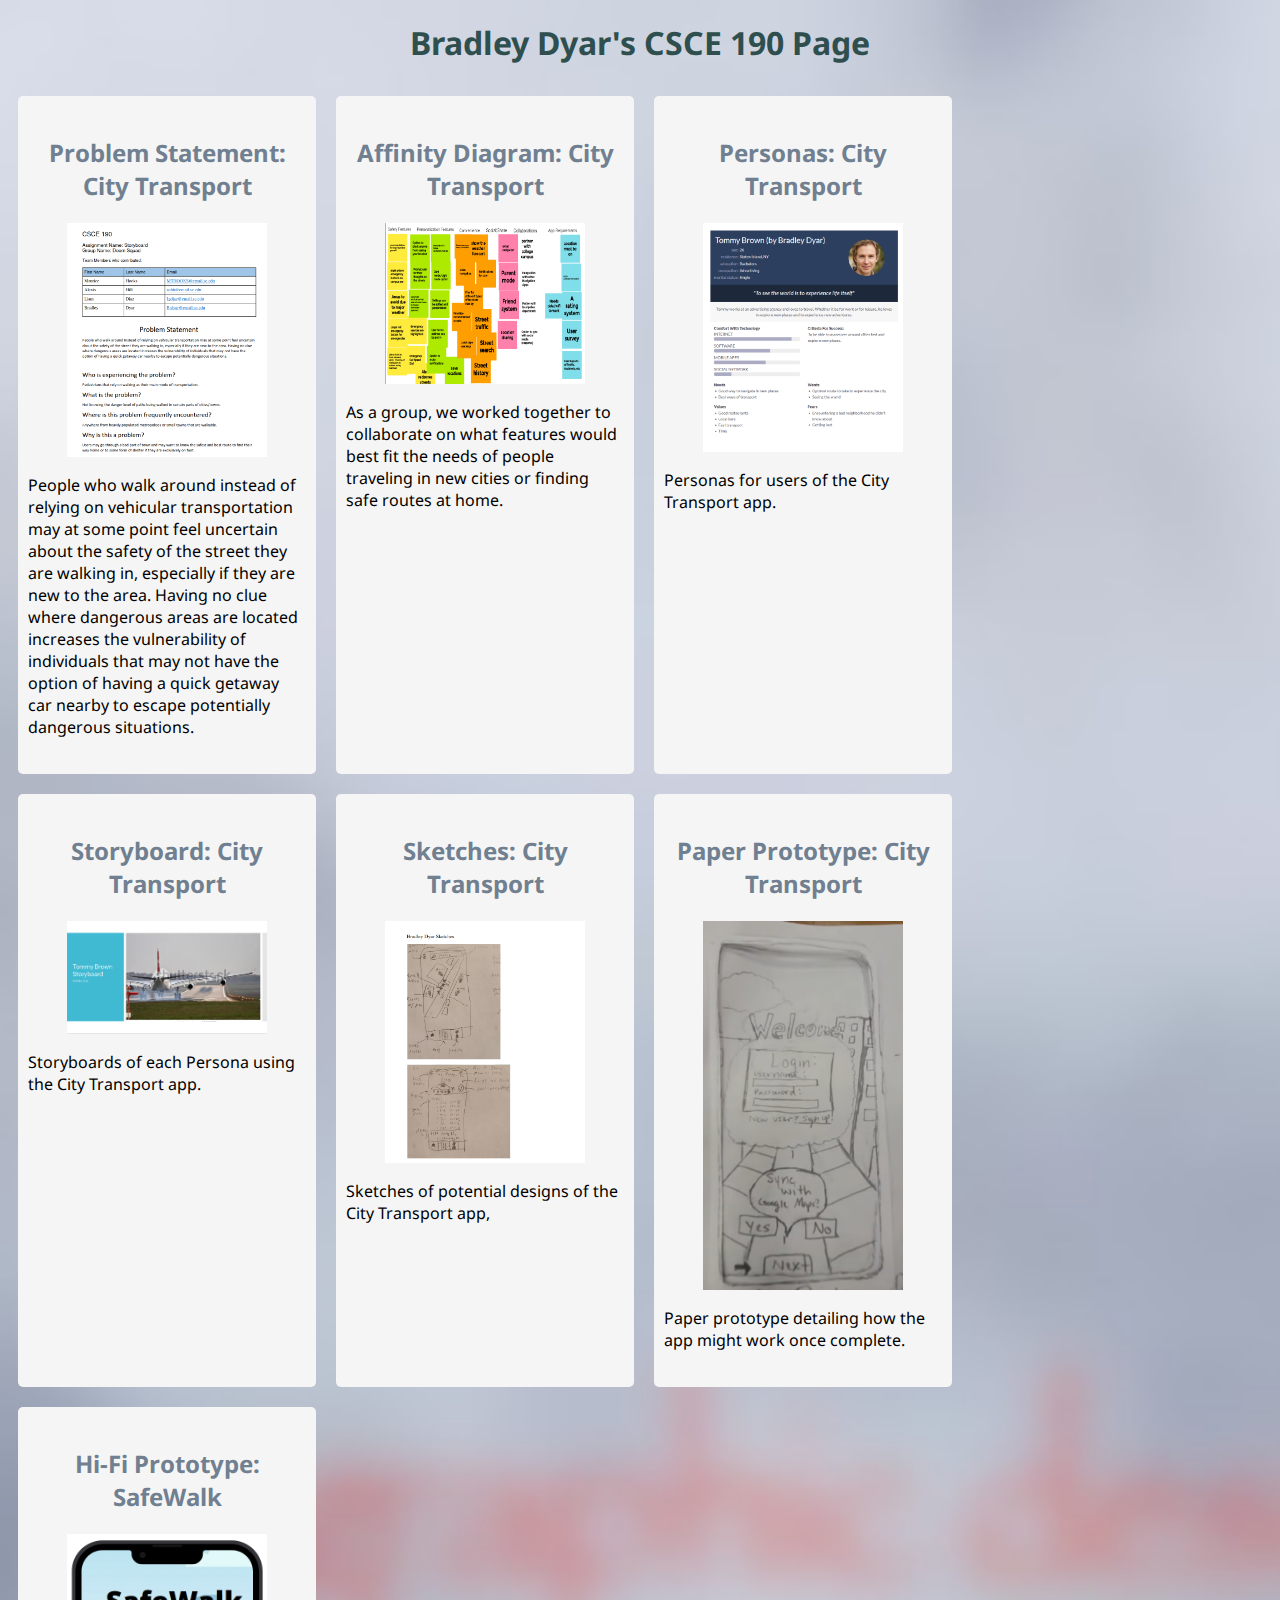
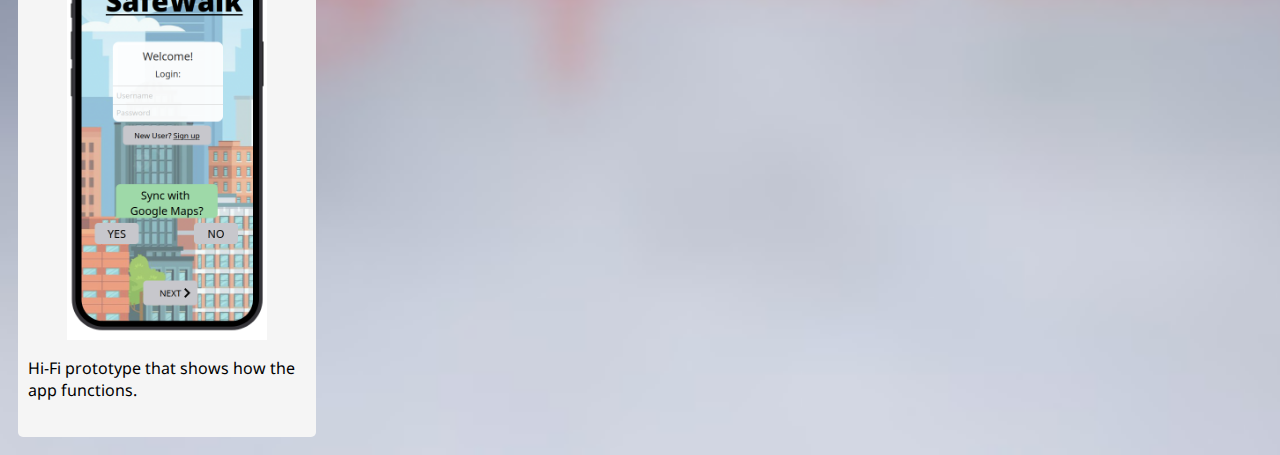
<file: index.html>
<!DOCTYPE html>
<html>
	<head>
		<title>Bradley Dyar's CSCE 190 Site</title>
		<link rel="stylesheet" href="styles.css">
		<link rel="preconnect" href="https://fonts.googleapis.com">
		<link rel="preconnect" href="https://fonts.gstatic.com" crossorigin>
		<link href="https://fonts.googleapis.com/css2?family=Noto+Sans:wght@400;700&display=swap" rel="stylesheet">
	</head>
	<body>
		<h1>Bradley Dyar's CSCE 190 Page</h1>
		<div class="assignments">
			<!-- Problem Statement Assignment -->
			<section class="assignment">
				<a href="files/problemstatement.pdf"><h2>Problem Statement: City Transport</h2></a>
				<a href="files/problemstatement.pdf"><img src="images/problemstatement.png">
				</a>
				<p>
				People who walk around instead of relying on vehicular transportation may at some point feel uncertain about the safety of the street they are walking in, especially if they are new to the area. Having no clue where dangerous areas are located increases the vulnerability of individuals that may not have the
				option of having a quick getaway car nearby to escape potentially dangerous situations.
			</section>

			<!-- Affinity Diagram Assignment -->
			<section class="assignment">
				<a href="files/affinitydiagram.pdf"><h2>Affinity Diagram: City Transport</h2></a>
				<a href="files/affinitydiagram.pdf"><img src="images/affinitydiagram.png">
				</a>
				<p>
				As a group, we worked together to collaborate on what features would best fit the needs of people traveling in new cities or finding safe routes at home.
				</p>
			</section>

			<!-- Persona Assignment -->
			<section class="assignment">
				<a href="files/personas.pdf"><h2>Personas: City Transport</h2></a>
				<a href="files/personas.pdf"><img src="images/personas.png">
				</a>
				<p>
				Personas for users of the City Transport app.
				</p>
			</section>

			<!-- Storyboard Assignment -->
			<section class="assignment">
				<a href="files/storyboard.pdf"><h2>Storyboard: City Transport</h2></a>
				<a href="files/storyboard.pdf"><img src="images/storyboard.png">
				</a>
				<p>
				Storyboards of each Persona using the City Transport app.
				</p>
			</section>

			<!-- Sketches Assingment -->
			<section class="assignment">
				<a href="files/sketches.pdf"><h2>Sketches: City Transport</h2></a>
				<a href="files/sketches.pdf"><img src="images/sketches.png">
				</a>
				<p>
				Sketches of potential designs of the City Transport app,
				</p>
			</section>

			<!-- Prototype Assignment -->
			<section class="assignment">
				<a href="https://www.youtube.com/watch?v=mB2E-kVhwvI">
					<h2>Paper Prototype: City Transport</h2>
				</a>
				<a href="https://www.youtube.com/watch?v=mB2E-kVhwvI">
					<img src="images/prototype.png">
				</a>
				<p>
				Paper prototype detailing how the app might work once complete.
				</p>
			</section>

			<!-- Hi-Fi Prototype Assignment -->
			<section class="assignment">
				<a href="files/hi-fi-prototype/fullscreen.html">
					<h2>Hi-Fi Prototype: SafeWalk</h2>
				</a>
				<a href="files/hi-fi-prototype/fullscreen.html">
					<img src="images/hi-fi-prototype.png">
				</a>
				<p>
				Hi-Fi prototype that shows how the app functions.
				</p>
			</section>

		</div>
	</body>
</html>
</file>
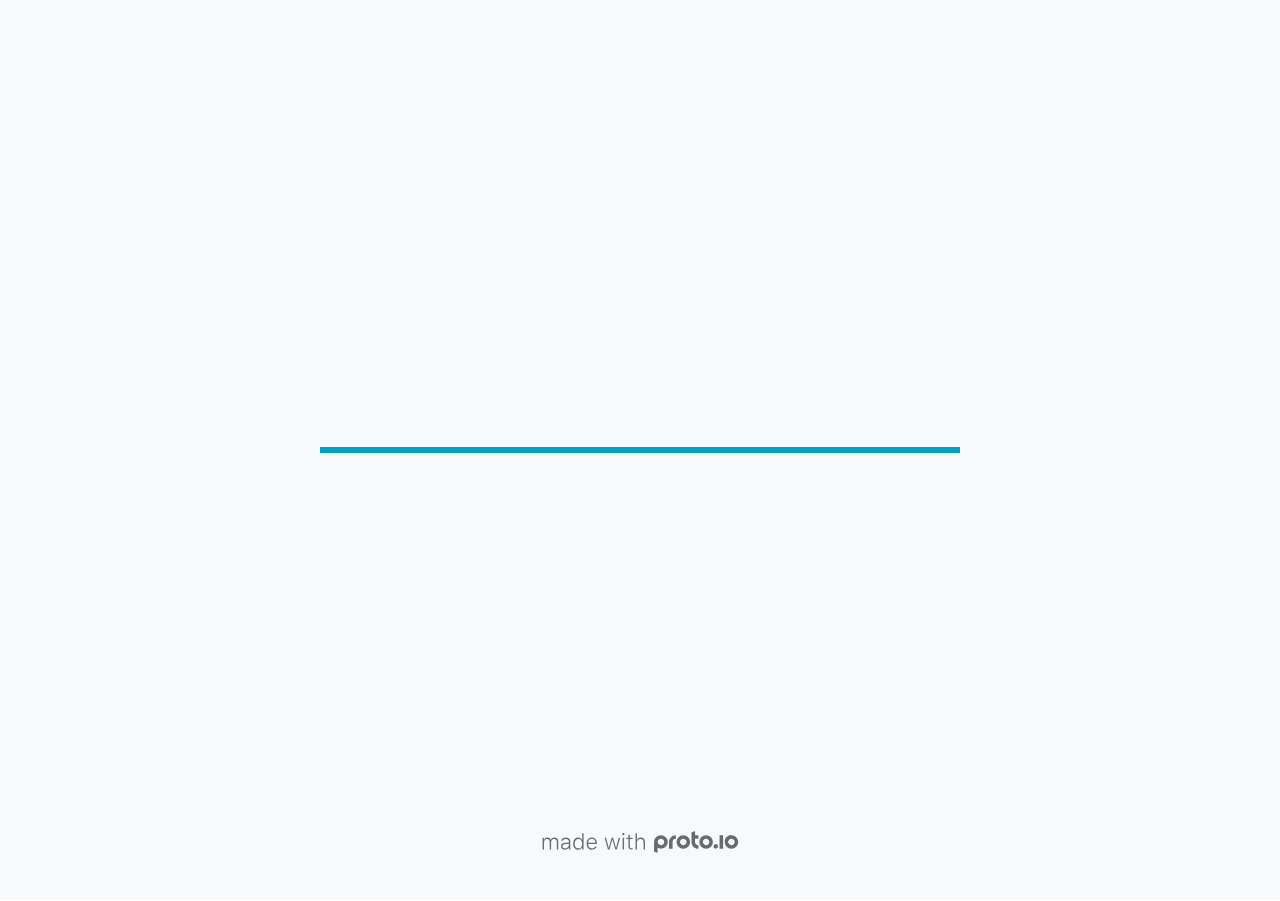
<file: files/hi-fi-prototype/src/index.html>
<!DOCTYPE HTML>
	<head>

		<meta charset="utf-8">

		<title>SafeWalk - Proto.io</title>

		
			<meta name="HandheldFriendly" content="True">
			<meta name="MobileOptimized" content="390"> 

			
			
			
			<meta name="viewport" content="minimum-scale=1.00, maximum-scale=1.00, initial-scale=1.00, user-scalable=no, shrink-to-fit=no" />

			
				<meta name="apple-mobile-web-app-capable" content="yes" />
				<meta name="apple-mobile-web-app-status-bar-style" content="black-translucent" />
			

			<meta name="format-detection" content="telephone=no">


			

            
            <link rel="icon" sizes="192x192" href="./src/assets/branding/android-icon-hires.png">
            <link rel="icon" sizes="128x128" href="./src/assets/branding/android-icon.png">

            
            <link href="./src/assets/branding/apple-touch-icon-retina180.png" sizes="180x180" rel="apple-touch-icon">

            
            <link href="./src/assets/branding/apple-touch-icon-retina.png" sizes="114x114" rel="apple-touch-icon">

            
            <link href="./src/assets/branding/apple-touch-icon.png" sizes="57x57" rel="apple-touch-icon">

            
            <link href="./src/assets/branding/startup.png" media="(device-width: 320px)" rel="apple-touch-startup-image">

            
            <link href="./src/assets/branding/startup-retina.png" media="(device-width: 320px) and (device-height: 480px) and (-webkit-device-pixel-ratio: 2)" rel="apple-touch-startup-image">

            
            <link href="./src/assets/branding/startup-568.png" media="(device-width: 320px) and (device-height: 568px) and (-webkit-device-pixel-ratio: 2)" rel="apple-touch-startup-image">

            
            <link href="./src/assets/branding/startup-retina-6.png" media="(device-width: 375px) and (device-height: 667px) and (orientation: portrait) and (-webkit-device-pixel-ratio: 2)" rel="apple-touch-startup-image">

            
            <link href="./src/assets/branding/startup-retina-6plus.png" media="(device-width: 414px) and (device-height: 736px) and (orientation: portrait) and (-webkit-device-pixel-ratio: 3)" rel="apple-touch-startup-image">

            
            <link href="./src/assets/branding/startup-retina-6plus-landscape.png" media="(device-width: 414px) and (device-height: 736px) and (orientation: landscape) and (-webkit-device-pixel-ratio: 3)" rel="apple-touch-startup-image">

            
            <link href="./src/assets/branding/startup-ipad.png" media="(device-width: 768px) and (orientation: portrait)" rel="apple-touch-startup-image">

            
            <link href="./src/assets/branding/startup-ipad-landscape.png" media="(device-width: 768px) and (orientation: landscape)" rel="apple-touch-startup-image">

            
            <link href="./src/assets/branding/startup-ipad-retina.png" media="(device-width: 768px) and (orientation: portrait) and (-webkit-device-pixel-ratio: 2)" rel="apple-touch-startup-image">

            
            <link href="./src/assets/branding/startup-ipad-landscape-retina.png" media="(device-width: 768px) and (orientation: landscape) and (-webkit-device-pixel-ratio: 2)" rel="apple-touch-startup-image">

            
            <link href="./src/assets/branding/startup-ipad-pro.png" media="(device-width: 1024px) and (orientation: portrait) and (-webkit-device-pixel-ratio: 2)" rel="apple-touch-startup-image">

            
            <link href="./src/assets/branding/startup-ipad-pro-landscape.png" media="(device-width: 1024px) and (orientation: landscape) and (-webkit-device-pixel-ratio: 2)" rel="apple-touch-startup-image">

			<meta http-equiv="cleartype" content="on"> 


			 
		    <script type="text/javascript" src="./scripts/plugins/jquery/jquery.js"></script>

			
				<link rel="stylesheet" href="./stylesheets/player-export.css" />
				<script type="text/javascript" src="./scripts/player-export.js"></script>
			

			
			<script type="text/javascript" src="./libraries/common/components.js"></script> 
			<link type="text/css" rel="Stylesheet" href="./libraries/common/components.1.00.css" /> 

			
					<script type="text/javascript" src="./libraries/generic2/components.js"></script> 
					<link type="text/css" rel="Stylesheet" href="./libraries/generic2/components.1.00.css" /> 
				
					<script type="text/javascript" src="./libraries/ios7/components.js"></script> 
					<link type="text/css" rel="Stylesheet" href="./libraries/ios7/components.1.00.css" /> 
				
					<script type="text/javascript" src="./libraries/ios9/components.js"></script> 
					<link type="text/css" rel="Stylesheet" href="./libraries/ios9/components.1.00.css" /> 
				
					<script type="text/javascript" src="./libraries/material/components.js"></script> 
					<link type="text/css" rel="Stylesheet" href="./libraries/material/components.1.00.css" /> 
				
				<script type="text/javascript" src="./data/data.js"></script> 
			

		<style>
			body { width: 390px; height: 844px; }
			.landscape, .landscape .prx-page { min-height: 390px; }
			.portrait, .portrait .prx-page { min-height: 844px; }
		</style>

		<script type="text/javascript">

			prx.ver = '6.8.11.0';
			prx.url.account = 'https://bradleydyar.proto.io';
			prx.url.staticassets = 'https://gal.proto.io';
			prx.url.devices = 'https://dteyv52hbg2at.cloudfront.net/devices';
			prx.url.static = 'https://dteyv52hbg2at.cloudfront.net';
			prx.url.siteurl = 'proto.io';
			prx.url.crossmsg = 'https://bradleydyar.proto.io';

			prx.nodejsassetsserver = {};
			prx.nodejsassetsserver.host = ".proto.io";
			prx.nodejsassetsserver.subdomainprefix = "https://a3";
			prx.nodejsassetsserver.maxsubdomains = "20";

			prx.device_library = 'ios9';
			prx.devices[prx.device] = {
				name: prx.device
				,defaultOrientation: 'portrait'
				,portrait_applies: 1 //new
				,portrait: [390,844]
				,landscape_applies: 1 //new
				,landscape: [844,390]
				,allow_orientation_change: 1 //new
				,statusbar_skin: 'default' // new
				,statusbarheightportrait: 0
				,statusbarheightlandscape: 0
				,navigationbar_skin: 'default' //new
				,navigationbarheightportrait: 0
				,navigationbarheightlandscape: 0
				,normalportrait: [390,844]
				,normallandscape: [844,390]
				,device_s3bucket: 'd745dfc1-3990-4cd7-b321-932497072f14'
				,dpr: '1.00'
				,deviceType: "iphone13"
                ,showiPhoneXNotch: false
                ,hasCustomSkinNotch: false
				,appleWatchRoundedCorners: false
				,scrollType: "default"
				,initialscale: 1.00
				,targetdensitydpi: "device-dpi"
			}
			// save a copy of the device in the player state
			prx.currentPlayerStatus.projectDevice = prx.toolbox.clone(prx.devices[prx.device]);
			prx.currentPlayerStatus.targetDevice = {"ISANDROIDTABLET":0,"ISIPOD":0,"ISCHROME":0,"ISIOS":1,"ISMSIE":0,"ISMOZILLA":0,"isAndroid-Pad":0,"ISOPERA":0,"ISWEBKIT":0,"SOSVERSION":{"CBUILDVER":"","CMAJORVER":"","CMINORVER":"","CTEXT":"","IMINORVER":0,"IMAJORVER":0,"IBUILDVER":0},"ISIPAD":0,"ISMOBILE":1,"ISSAFARI":0,"ISIPHONE":1,"ISWINDOWS":0,"ISWINDOWSTOUCH":0,"ISDEVICE":1,"ISANDROID":0,"ISCUSTOM":0};
			prx.releaseChannel = 'stable';

			prx.projectsettings.id = 'd72a0041-0227-4060-8b42-f905bacd7173';
			prx.projectsettings.s3b = 'bradleydyar-1387251-a7d939ba-bee7-363e-ea10cdf47eb69dc7';
			prx.projectsettings.account = 'bradleydyar';
			prx.projectsettings.statusbar = '0'; 
			prx.projectsettings.statusbarapplies = '0';
			prx.projectsettings.navigationbar = '0';
			prx.projectsettings.navigationbarapplies = '0';
			prx.projectsettings.initialpageid = -1;
			
			
			prx.projectsettings.flashactions = 1;
			prx.projectsettings.gatrackingcode = '';

			prx.export2html = '1' == true;
			prx.mobPlayer = 0;

			prx.user.country = 'US';

			prx.s3Links = []; 
			var sLinkedAssets = [];
			

			prx.csrf_token = 'A49D20A710F88D68FC183AF7C04C65AE578E1F1E0772EAFA732510E3BD171B5C';

            

            
                            prx.assetsAccessToken = "eyJ0eXAiOiJKV1QiLCJhbGciOiJIUzI1NiJ9.eyJkIjp7InVpZCI6Ii0xIiwicHJvamVjdF9pZCI6ImQ3MmEwMDQxLTAyMjctNDA2MC04YjQyLWY5MDViYWNkNzE3MyJ9LCJ2IjowLCJleHAiOjE2NjkyNjg0MzUsImlhdCI6MTY2OTA4ODQzNX0.EpjASWhBngVMkZAoU6j9xqySnFkfr4H1ZYhU0QiPZfA";

			prx.iniPlayer.iniPreLoad();

		</script>
	</head>

	

			<body class="player device-cursor-touch mobile-device-true " " id="mbd" >

				
				<div id="window-wrapper">
					<div id="dragarea"></div>
					<div id="statusbar"></div>
					<div id="underlay" style=""></div>

					<div class="prx-page" data-role="page" id="p-1" data-id="1"></div>
					
								<div class="prx-page" data-role="page" id="p-2" data-id="2"></div>
							
								<div class="prx-page" data-role="page" id="p-3" data-id="3"></div>
							
								<div class="prx-page" data-role="page" id="p-4" data-id="4"></div>
							
								<div class="prx-page" data-role="page" id="p-9" data-id="9"></div>
							
								<div class="prx-page" data-role="page" id="p-11" data-id="11"></div>
							
								<div class="prx-page" data-role="page" id="p-13" data-id="13"></div>
							
								<div class="prx-page" data-role="page" id="p-19" data-id="19"></div>
							
								<div class="prx-page" data-role="page" id="p-20" data-id="20"></div>
							
								<div class="prx-page" data-role="page" id="p-21" data-id="21"></div>
							
								<div class="prx-page" data-role="page" id="p-22" data-id="22"></div>
							
								<div class="prx-page" data-role="page" id="p-24" data-id="24"></div>
							
								<div class="prx-page" data-role="page" id="p-26" data-id="26"></div>
							
					<div id="navigationbar"></div>
					<div id="overlay"></div>
					<div id="trash"></div>
					<div id="quick-audios"></div>
				</div>

				 
			<div id="loader-wrapper">
				
				<div class="progress">
					<div class="progress-bar"></div>
				</div>
				<div id="poweredby"></div>
			</div>
			


			</body>
		

</html>
</file>
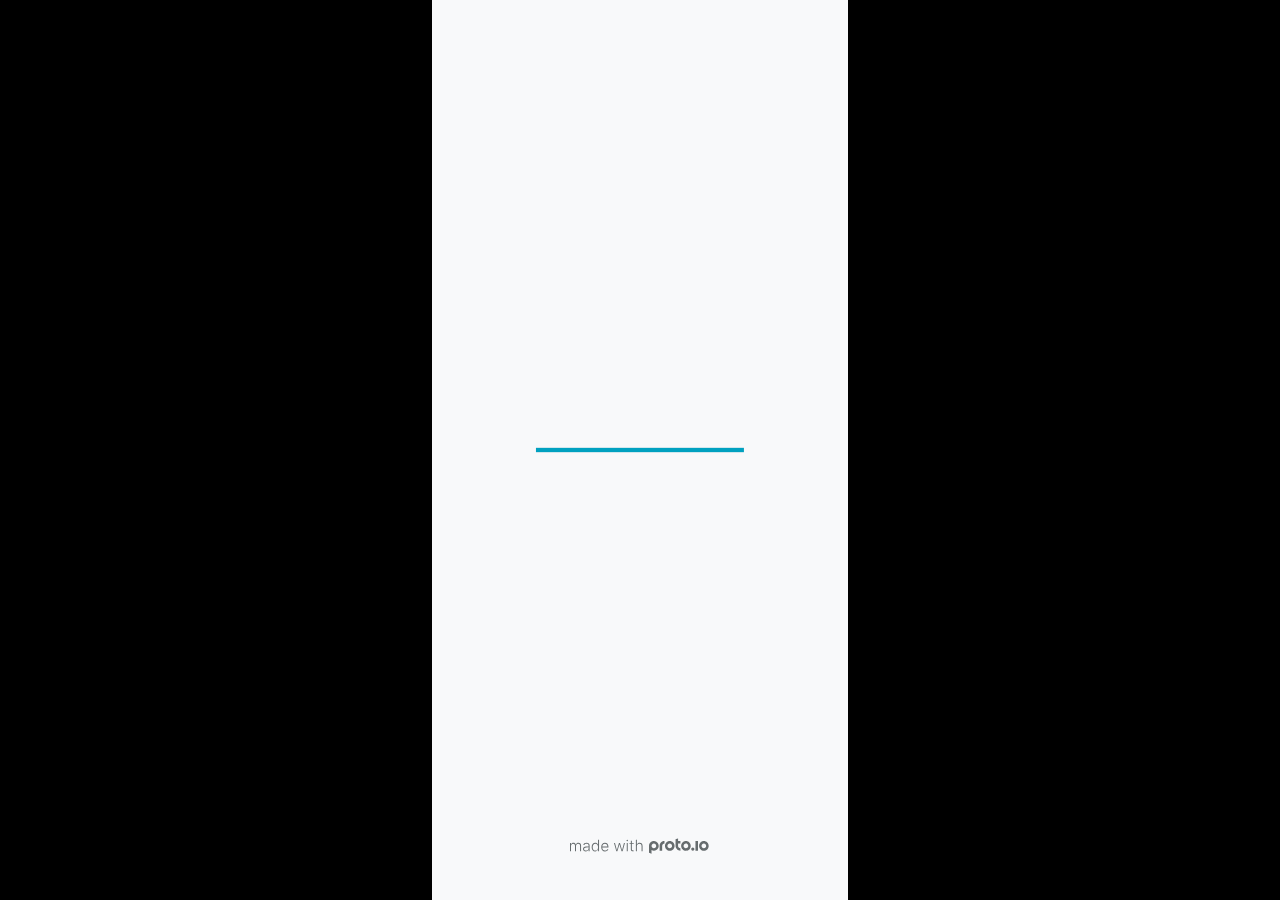
<file: files/hi-fi-prototype/fullscreen.html>
<!DOCTYPE HTML>
	<head>
		<meta charset="utf-8">

        
			<meta name="HandheldFriendly" content="True">
			<meta name="MobileOptimized" content="390"> 

			
			
			
			<meta name="viewport" content="minimum-scale=1, maximum-scale=1, initial-scale=1, user-scalable=no, shrink-to-fit=no" />

			
				<meta name="apple-mobile-web-app-capable" content="yes" />
				<meta name="apple-mobile-web-app-status-bar-style" content="black-translucent" />
			

			<meta name="format-detection" content="telephone=no">


			

            
            <link rel="icon" sizes="192x192" href="./src/assets/branding/android-icon-hires.png">
            <link rel="icon" sizes="128x128" href="./src/assets/branding/android-icon.png">

            
            <link href="./src/assets/branding/apple-touch-icon-retina180.png" sizes="180x180" rel="apple-touch-icon">

            
            <link href="./src/assets/branding/apple-touch-icon-retina.png" sizes="114x114" rel="apple-touch-icon">

            
            <link href="./src/assets/branding/apple-touch-icon.png" sizes="57x57" rel="apple-touch-icon">

            
            <link href="./src/assets/branding/startup.png" media="(device-width: 320px)" rel="apple-touch-startup-image">

            
            <link href="./src/assets/branding/startup-retina.png" media="(device-width: 320px) and (device-height: 480px) and (-webkit-device-pixel-ratio: 2)" rel="apple-touch-startup-image">

            
            <link href="./src/assets/branding/startup-568.png" media="(device-width: 320px) and (device-height: 568px) and (-webkit-device-pixel-ratio: 2)" rel="apple-touch-startup-image">

            
            <link href="./src/assets/branding/startup-retina-6.png" media="(device-width: 375px) and (device-height: 667px) and (orientation: portrait) and (-webkit-device-pixel-ratio: 2)" rel="apple-touch-startup-image">

            
            <link href="./src/assets/branding/startup-retina-6plus.png" media="(device-width: 414px) and (device-height: 736px) and (orientation: portrait) and (-webkit-device-pixel-ratio: 3)" rel="apple-touch-startup-image">

            
            <link href="./src/assets/branding/startup-retina-6plus-landscape.png" media="(device-width: 414px) and (device-height: 736px) and (orientation: landscape) and (-webkit-device-pixel-ratio: 3)" rel="apple-touch-startup-image">

            
            <link href="./src/assets/branding/startup-ipad.png" media="(device-width: 768px) and (orientation: portrait)" rel="apple-touch-startup-image">

            
            <link href="./src/assets/branding/startup-ipad-landscape.png" media="(device-width: 768px) and (orientation: landscape)" rel="apple-touch-startup-image">

            
            <link href="./src/assets/branding/startup-ipad-retina.png" media="(device-width: 768px) and (orientation: portrait) and (-webkit-device-pixel-ratio: 2)" rel="apple-touch-startup-image">

            
            <link href="./src/assets/branding/startup-ipad-landscape-retina.png" media="(device-width: 768px) and (orientation: landscape) and (-webkit-device-pixel-ratio: 2)" rel="apple-touch-startup-image">

            
            <link href="./src/assets/branding/startup-ipad-pro.png" media="(device-width: 1024px) and (orientation: portrait) and (-webkit-device-pixel-ratio: 2)" rel="apple-touch-startup-image">

            
            <link href="./src/assets/branding/startup-ipad-pro-landscape.png" media="(device-width: 1024px) and (orientation: landscape) and (-webkit-device-pixel-ratio: 2)" rel="apple-touch-startup-image">

			<meta http-equiv="cleartype" content="on"> 


			

		<title>SafeWalk - Proto.io player</title>

		
				<link type="text/css" rel="stylesheet" href="./src/stylesheets/preview-letterbox-min.css">
				<script type="text/javascript" src="./src/scripts/preview-letterbox-min.js"></script>
			

		<script type="text/javascript">
			var prx = window.prx || {};
			prx.letterboxmode = true;
			prx.orientation = 'portrait';
			prx.orientations = {};
			prx.orientations.portrait = 1;
			prx.orientations.landscape = 1;
			prx.project = {};
			prx.project.id = 'd72a0041-0227-4060-8b42-f905bacd7173';
			prx.project.title = 'SafeWalk';
			prx.project.version = 0;
			prx.project.livepreview = 0;
			prx.project.account = "bradleydyar";
			prx.activePage = {};
			
				prx.user = false;
			
			prx.flashactions = 1;

			prx.device_library = 'ios9';
			prx.device = {
					name: prx.device
					,caption: "iPhone 13"
					,defaultOrientation: 'portrait'
					,portrait_applies: 1 //new
					,portrait: [390,844]
					,landscape_applies: 1 //new
					,landscape: [844,390]
					,allow_orientation_change: 1 && 1 //new

			}

			prx.url.crossmsg = 'https://bradleydyar.proto.io';
			prx.ver = '6.8.11.0';
			prx.exitFullScreenUrl = 'https://bradleydyar.proto.io/player/index.cfm?id=d72a0041-0227-4060-8b42-f905bacd7173';
			prx.openURL = '';
			prx.downloadURL = '';

			
		</script>

		

	</head>

	<body>

		
				<iframe id="pio-playerframe" src="./src/index.html" scrolling="NO" style="width: 390px; height: 844px;" webkitAllowFullScreen mozallowfullscreen allowFullScreen allowvr allow="autoplay"></iframe>
				
						<script type="text/javascript">
							// remove parameter from address bar immediately if no changes
							let url = new URL(window.location.href);
							url.searchParams.delete('hc');
							url.searchParams.delete('ap');
							window.history.replaceState({}, document.title, url.toString());
						</script>
					
	</body>

</html>
</file>
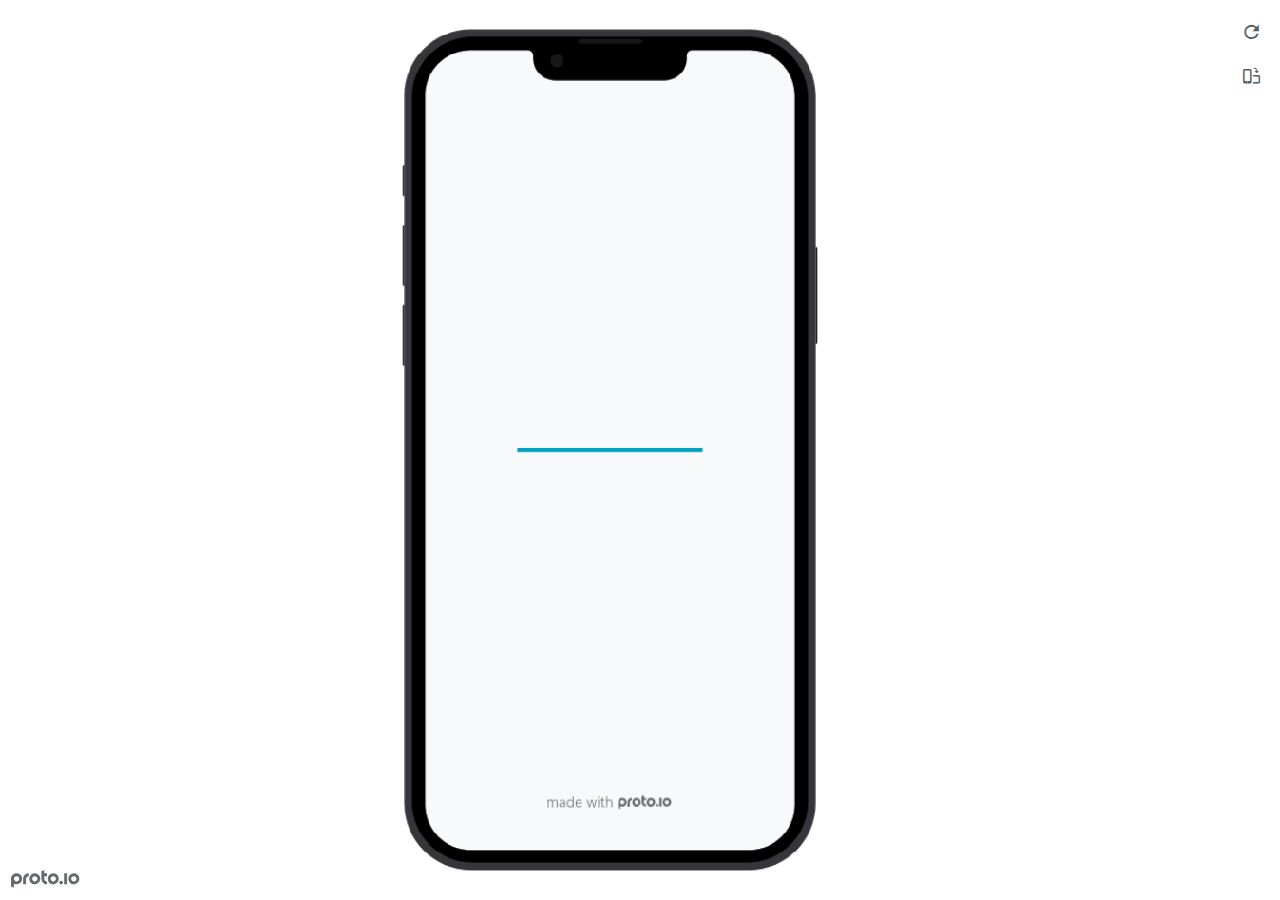
<file: files/hi-fi-prototype/preview.html>
<!DOCTYPE HTML>
    <head>
    <meta charset="utf-8">

    <title>SafeWalk - Proto.io player</title>

    
				<link type="text/css" rel="stylesheet" href="./src/stylesheets/preview-export-min.css">
				<script type="text/javascript" src="./src/scripts/preview-export-min.js"></script>
			

    <script type="text/javascript">
        var prx = window.prx || {};
        prx.orientation = 'portrait';
        prx.orientations = {};
        prx.orientations.portrait = 1;
        prx.orientations.landscape = 1;
        prx.project = {};
        prx.project.id = 'd72a0041-0227-4060-8b42-f905bacd7173';
        prx.project.title = 'SafeWalk';
        prx.project.version = 0;
        prx.project.livepreview = 0;
        prx.project.account = "bradleydyar";
        prx.activePage = {};
        prx.usercountry = "us";
        
            prx.user = false;
        
        prx.skin = 'apple-phone-iphone13_13pro-1';
        prx.ver = '6.8.11.0';
        //prx.flashactions = 1;
		prx.flashactions = 1; //we are not using the DB value anymore

        prx.nodejsassetsserver = {};
        prx.nodejsassetsserver.host = ".proto.io";
        prx.nodejsassetsserver.subdomainprefix = "https://a3";
        prx.nodejsassetsserver.maxsubdomains = "20";
        prx.account = "bradleydyar";
        prx.browserShowScreenshots = 'true';
        prx.url.crossmsg = 'https://bradleydyar.proto.io';
        prx.playerUrl = 'https://bradleydyar.proto.io/player/';
        prx.fullScreenUrl = 'https://bradleydyar.proto.io/player/fullscreen/index.cfm?id=d72a0041-0227-4060-8b42-f905bacd7173';
        prx.spaces = false;
        prx.csrf_token = '3EAD7CCA68C01396A04FCA9A7E1C72C40D51B4421659B6ED449AAE4142A24376';

        prx.bShowPlayerBetaPrompt = false;

        

    </script>

    

</head>


<body style="background-color:#FFFFFF">

    

    <div class="page-sidebar">
        
        <div class="sidebar-action-buttons">

            
                <span class="header-action-button player-icon-reload embed-icon-reload" id="refresh-preview">
                    <span class="tooltip">Refresh preview</span>
                </span>
                
                    <span  class="header-action-button player-icon-rotate embed-icon-rotate" id="change-orientation">
                        <span class="tooltip">Change orientation</span>
                    </span>
                

            <div class="header-action-button player-icon-enter-fullscreen-mode-icon" id="go-fullscreen">
                <span class="tooltip">Go full screen</span>
            </div>
        </div>

    </div>

    <div id="maincontent" class="portrait">

        <div id="shortcut-pressed-outer">
            <div id="shortcut-pressed"></div>
        </div>
        

			<div class="frame_generic">
				
				<div class="body_generic skin_apple-phone-iphone13_13pro-1 skin-wrapper skin-os-apple skin-device-phone skin-model-iphone13_13pro skin-size-1 skin-color-black skin-orientation-portrait skin-dimensions-390-844">

					<div class="buttons top"></div>
					<div class="detail-top"></div>
					<div class="web-search"></div>
					<div class="buttons left"></div>

					<div class="body_generic_inner">
						
						<iframe id="pio-playerframe" src="./src/index.html" scrolling="NO" style="width: 390px; height: 844px;" webkitAllowFullScreen mozallowfullscreen allowFullScreen allowvr allow="autoplay"></iframe>
						
                                <script type="text/javascript">
                                    // remove parameter from address bar immediately if no changes
                                    let url = new URL(window.location.href);
                                    url.searchParams.delete('hc');
									url.searchParams.delete('ap');
                                    window.history.replaceState({}, document.title, url.toString());
                                </script>
                            
					</div>

					<div class="buttons right"></div>
					<div class="detail-bottom"></div>
				</div>
				
			</div>
		
    </div>

    

    
            <div id="branding"></div>
        
</body>


<script type="text/javascript">
    
</script>
</html>
</file>
<file: styles.css>
body {
	background-image: url("./images/graphic_design_is_my_passion.jpg");
	background-repeat: no-repeat;
	background-size: cover;
	font-family: "Noto Sans", sans-serif;
}
h1 {
	text-align: center;
	color: darkslategray;
}
h1:hover {
	color: black;
}
h2 {
	text-align: center;
}
a {
	text-decoration: none;
	color: slategray;
}
a:hover {
	color: gray;
}
.assignments {
	display: flex;
	flex-wrap: wrap;
}
.assignment {
	width: 22%;
	padding: 10px;
	margin: 10px;
	padding: 20px 10px;
	background: whitesmoke;
	border-radius: 5px;
}
.assignment img {
	width: 200px;
	height: auto;
	margin: 10px;
	border: 0.5px solid whitesmoke;
	display: block;
	margin: auto;
}
.assignment img:hover {
	border: 0.5px solid slategray;
}
</file>
<file: files/hi-fi-prototype/src/stylesheets/player-export.css>
/*!
 * 
 *                                                                       
 *                              ::;;;;                                   
 *    ::,,,,::    ::,,  ,,,,::::::11ii::,,::,,,,::      ::::,,::,,,,::   
 *  ,,111111ii,,::1111::111111ii::111111::111111ii,,    ii11,,ii111111,, 
 *  11ii::;;11;;ii11::iiii::;;11;;11ii::ii11::::11ii    ii11;;11;;::ii11 
 *  11;;  ::11ii11;;::11ii  ::11ii11ii,,iiii..  iiii    ii11;;11::  ;;11 
 *  1111;;ii11;;11;;,,ii11::ii11;;ii11;;;;11;;;;11;;;;;;ii11::11ii;;11ii 
 *  11111111;;::11;;  ::ii1111;;  ::ii11::ii1111ii::11ii;;11,,;;1111ii:: 
 *  11;;,,::  ,,::,,      ::,,        ::::  ::::    ,,,,::::    ::,,     
 *  ;;;;                                                                 
 *                                                                       
 *  Build: 11/8/2022, 10:20:15 AM
 */

/*!
 * Waves v0.5.5
 * http://fian.my.id/Waves
 *
 * Copyright 2014 Alfiana E. Sibuea and other contributors
 * Released under the MIT license
 * https://github.com/fians/Waves/blob/master/LICENSE
 */.mask-inner{position:relative;background-size:100% 100%;background-repeat:no-repeat}.mask-inner .mask-inner{transform:none!important}.mask-border .mborder,.mask-filter{height:100%;width:100%}.mask-border .mborder{border:1px solid hsla(0,0%,100%,.8);position:absolute;pointer-events:none}.mask-border .area-border{border:1px solid #00a1c0;left:0;top:0;position:absolute;transform-origin:0 0;box-sizing:border-box}.mask-border .mask-radius{width:100%;height:100%;overflow:hidden;position:absolute}.mask-border .mask-radius .mask-radius-border{position:relative;width:100%;height:100%;border:1px solid hsla(0,0%,100%,.8)}.mask-border.hide-handles .prx-resizable-handle{opacity:0;pointer-events:none!important}.mask-border.hide-handles .area-border{border:1px dashed #b4bcbf}.mask-wrapper{overflow:hidden;height:100%;pointer-events:none}.mask-wrapper.borderPos-inside{box-sizing:border-box}.mask-wrapper.borderPos-outside{width:100%;height:100%}.mask-wrapper.borderPos-outside .mask-inner{box-sizing:content-box}.mask-edit-mode-handles{pointer-events:none}.mask-edit-mode-handles.hide-handles .prx-resizable-handle,.mask-edit-mode-handles.hide-handles .prx-rotate-handle{opacity:0;pointer-events:none!important}.mask-edit-mode-handles.hide-handles .xborder{border-color:#b4bcbf!important}abbr,address,article,aside,audio,b,blockquote,body,caption,cite,code,dd,del,dfn,div,dl,dt,em,fieldset,figure,footer,form,h1,h2,h3,h4,h5,h6,header,hgroup,html,i,iframe,img,ins,kbd,label,legend,li,mark,menu,nav,object,ol,p,pre,q,samp,section,small,span,strong,sub,sup,table,tbody,td,tfoot,th,thead,time,tr,ul,var,video{margin:0;padding:0;border:0;outline:0;font-size:100%;background:transparent}article,aside,details,figcaption,figure,footer,header,hgroup,nav,section{display:block}audio,canvas,video{display:inline-block;*display:inline;*zoom:1}[hidden],audio:not([controls]){display:none}html{font-size:100%;-webkit-text-size-adjust:100%;-ms-text-size-adjust:100%}body{margin:0;font-size:13px}body,button,input,select,textarea{font-family:sans-serif;color:#222}a{color:#00e}a:visited{color:#551a8b}a:hover{color:#06e}a:focus{outline:thin dotted}a:active,a:hover{outline:0}abbr[title]{border-bottom:1px dotted}b,strong{font-weight:700}blockquote{margin:1em 40px}dfn{font-style:italic}hr{display:block;height:1px;border:0;border-top:1px solid #ccc;margin:1em 0;padding:0}ins{background:#ff9;text-decoration:none}ins,mark{color:#000}mark{background:#ff0;font-style:italic;font-weight:700}code,kbd,pre,samp{font-family:monospace,serif;_font-family:courier new,monospace;font-size:1em}pre{white-space:pre;white-space:pre-wrap;word-wrap:break-word}q{quotes:none}q:after,q:before{content:"";content:none}small{font-size:85%}sub,sup{font-size:75%;line-height:0;position:relative;vertical-align:baseline}sup{top:-.5em}sub{bottom:-.25em}ol,ul{margin:1em 0;padding:0 0 0 40px}dd{margin:0 0 0 40px}nav ol,nav ul{list-style:none;list-style-image:none;margin:0;padding:0}img{border:0;-ms-interpolation-mode:bicubic}svg:not(:root){overflow:hidden}figure,form{margin:0}fieldset{margin:0}fieldset,legend{border:0;padding:0}legend{*margin-left:-7px}button,input,select,textarea{font-size:100%;margin:0;vertical-align:baseline;*vertical-align:middle}button,input{line-height:normal;*overflow:visible}table button,table input{*overflow:auto}[role=button],button,input[type=button],input[type=reset],input[type=submit]{-webkit-appearance:button}input[type=checkbox],input[type=radio]{box-sizing:border-box;padding:0}input[type=search]{-webkit-appearance:textfield;-moz-box-sizing:content-box;-webkit-box-sizing:content-box;box-sizing:content-box}input[type=search]::-webkit-search-decoration{-webkit-appearance:none}button::-moz-focus-inner{border:0;padding:0}textarea{overflow:auto;vertical-align:top;resize:vertical}input:invalid,textarea:invalid{background-color:#f0dddd}table{border-collapse:collapse;border-spacing:0}td{vertical-align:top}.nocallout{-webkit-touch-callout:none}textarea[contenteditable]{-webkit-appearance:none}.gifhidden{position:absolute;left:-100%}.ir{display:block;border:0;text-indent:-999em;overflow:hidden;background-color:transparent;background-repeat:no-repeat;text-align:left;direction:ltr}.ir br{display:none}.hidden{display:none!important;visibility:hidden}.visuallyhidden{border:0;clip:rect(0 0 0 0);height:1px;margin:-1px;overflow:hidden;padding:0;position:absolute;width:1px}.visuallyhidden.focusable:active,.visuallyhidden.focusable:focus{clip:auto;height:auto;margin:0;overflow:visible;position:static;width:auto}.invisible{visibility:hidden}.clearfix:after,.clearfix:before{content:"";display:table}.clearfix:after{clear:both}.clearfix{*zoom:1}@media print{*{background:transparent!important;color:#000!important;text-shadow:none!important;filter:none!important;-ms-filter:none!important}a,a:visited{text-decoration:underline}a[href]:after{content:" (" attr(href) ")"}abbr[title]:after{content:" (" attr(title) ")"}.ir a:after,a[href^="#"]:after,a[href^="javascript:"]:after{content:""}blockquote,pre{border:1px solid #999;page-break-inside:avoid}thead{display:table-header-group}img,tr{page-break-inside:avoid}img{max-width:100%!important}@page{margin:.5cm}h2,h3,p{orphans:3;widows:3}h2,h3{page-break-after:avoid}}#eval-iframe{display:none}body{-webkit-appearance:none;-webkit-box-flex:1;-webkit-touch-callout:none;-webkit-tap-highlight-color:rgba(0,0,0,0)}*{-webkit-user-select:none;-khtml-user-select:none;-moz-user-select:-moz-none;-o-user-select:none;user-select:none}input,textarea{-webkit-user-select:text;-khtml-user-select:text;-moz-user-select:text;-o-user-select:text;user-select:text}#dragarea{font-family:Helvetica,Arial,sans-serif;text-align:left}.text{height:95%;overflow:auto}.wrap{overflow:hidden}.pos,.spos{position:absolute}.action-highlight{position:absolute;top:0;left:0;height:100%;width:100%;background:rgba(255,255,0,.5);background:rgba(64,208,255,.3);opacity:0;pointer-events:none;-webkit-transition:opacity .2s ease-in;transition:opacity .2s ease-in;border:2px solid #40c8f4;padding:3px;box-sizing:border-box}.action-highlight-simple-visible,.action-highlight-visible{opacity:1}#appModeNote{background-color:#333;border-top:5px solid #000;bottom:0;color:#f0f0f0;display:none;font-family:helvetica;left:0;padding:10px 0;position:fixed;text-align:center;width:100%}#appModeNote em{display:block;font-size:20px;font-weight:700;line-height:26px}#appModeNote span{display:block;font-size:14px;line-height:20px}.hidden{display:none}.prx-page.loadedFrom{display:block}.prx-page.loadedTo{z-index:999999}.prx-page.loadedTo-1{z-index:10000000}.prx-page.loadedTo-2{z-index:10000001}.prx-page.loadedTo-3{z-index:10000002}.prx-page.loadedTo-4{z-index:10000003}.prx-page.loadedTo-5{z-index:10000004}.prx-page.loadedTo-6{z-index:10000005}.prx-page.loadedTo-7{z-index:10000006}.prx-page.loadedTo-8{z-index:10000007}.prx-page.loadedTo-9{z-index:10000008}.prx-page.loadedTo-10{z-index:10000009}.prx-page.loadedTo-11{z-index:10000010}.prx-page.loadedTo-12{z-index:10000011}.prx-page.loadedTo-13{z-index:10000012}.prx-page.loadedTo-14{z-index:10000013}.prx-page.loadedTo-15{z-index:10000014}.prx-page.loadedTo-16{z-index:10000015}.prx-page.loadedTo-17{z-index:10000016}.prx-page.loadedTo-18{z-index:10000017}.prx-page.loadedTo-19{z-index:10000018}.prx-page.loadedTo-20{z-index:10000019}.prx-page.loadedTo-21{z-index:10000020}.prx-page.loadedTo-22{z-index:10000021}.prx-page.loadedTo-23{z-index:10000022}.prx-page.loadedTo-24{z-index:10000023}.prx-page.loadedTo-25{z-index:10000024}.prx-page.loadedTo-26{z-index:10000025}.prx-page.loadedTo-27{z-index:10000026}.prx-page.loadedTo-28{z-index:10000027}.prx-page.loadedTo-29{z-index:10000028}.prx-page.loadedTo-30{z-index:10000029}#navigationbar,#statusbar{background:transparent 0 0;display:block;width:100%;border:0;top:0;position:fixed;z-index:1}#loader-wrapper{background:#f8f9fa;height:100%;left:0;position:fixed;top:0;width:100%;z-index:99999;font-size:11px}#loader-wrapper .progress{position:absolute;top:50%;left:50%;transform:translate(-50%,-50%);-ms-transform:translate(-50%,-50%);-webkit-transform:translate(-50%,-50%);width:50%;height:4px;background-color:#ddd}#loader-wrapper .progress-bar{position:relative;width:0;height:4px;-webkit-transition:.4s linear;-moz-transition:.4s linear;-o-transition:.4s linear;transition:.4s linear;-webkit-transition-property:width,background-color;-moz-transition-property:width,background-color;-o-transition-property:width,background-color;transition-property:width,background-color}#loader-wrapper .progress-bar:before,.progress-bar:after{content:"";position:absolute;top:0;left:0;right:0}#loader-wrapper .progress-bar:before{bottom:0;background-color:#ddd}#loader-wrapper .progress-bar:after{z-index:2;bottom:0;background:#00a1c0}#loader-wrapper #app-icon{position:absolute;top:50%;left:50%;transform:translate(-50%,-150%);-ms-transform:translate(-50%,-150%);-webkit-transform:translate(-50%,-150%);width:114px;height:114px}#loader-wrapper #poweredby{position:absolute;bottom:5%;left:50%;transform:translate(-50%);-ms-transform:translate(-50%);-webkit-transform:translate(-50%);width:100%;height:16px;background-image:url(/images/player/player-logo.svg);background-repeat:no-repeat;background-position:top;background-size:auto 200%;z-index:99999}body{-moz-transition:opacity .3s linear;-o-transition:opacity .3s linear;-webkit-transition:opacity .3s linear;transition:opacity .3s linear}.reloading{background:#fff!important;opacity:0}@media (min-width:481px) and (max-width:1079px){#loader-wrapper .progress,#loader-wrapper .progress-bar{height:4px}}@media (min-width:1080px){#loader-wrapper #poweredby{height:24px}#loader-wrapper .progress,#loader-wrapper .progress-bar{height:6px}}@media (width:1280px) and (height:768px){#loader-wrapper .progress,#loader-wrapper .progress-bar{height:2px}}.pointer-events-none{pointer-events:none!important}body .prx-page{-webkit-trans1form:translate3d(0,0,0)}.prx-page .type-symbol .box{-w1ebkit-transform:translateZ(0)}html{background:transparent}body{background:#fff;overflow:hidden}body.mobile-device-true *{-webkit-text-size-adjust:100%}body.mobile-device-false *{-webkit-text-size-adjust:initial}#window-wrapper{width:100%;height:100%;overflow:hidden;position:relative}#dragarea{background:transparent;display:none}#overlay,#quick-audios,#trash,#underlay{position:absolute;top:0;left:0}#quick-audios,#trash{display:none}.visible{display:block!important}.iScrollHorizontalScrollbar,.iScrollVerticalScrollbar{z-index:auto!important}.overlay{position:fixed;left:0;right:0;bottom:0;top:0}.ui-mobile-viewport-transitioning,.ui-mobile-viewport-transitioning .prx-page{o1verflow:visible!important}.box[style*="z-index:0;"],.box[style*="z-index: 0;"]{z-index:auto!important}.box[data-mpoverlay="1"]{pos1ition:fixed}#temp-for-external-link{display:none}#dragarea,html{background:transparent!important}.hide{display:none!important}*{outline:none}.ghost-component,.ghost-component *,.ghost-component .box *{pointer-events:none!important}#statusbar{position:fixed!important}.prx-page{position:absolute;display:none}.prx-page.prx-page-active,.prx-page[class*=prx-page-transitioning-]{display:block}.prx-page[class*=prx-page-transitioning-]{overflow:hidden}.prx-page.prx-page-transitioning-overlay-in-source,.prx-page.prx-page-transitioning-overlay-out-target{overflow:visible}.prx-page.prx-page-below{z-index:10}.prx-page.prx-page-above{z-index:20}#overlay{z-index:30}.prx-page.prx-page-transition-flip,.prx-page.prx-page-transition-turn{-webkit-backface-visibility:hidden;-moz-backface-visibility:hidden;backface-visibility:hidden}.prx-page.prx-page-transition-turn{-webkit-transform:translateZ(0);-moz-transform:translateZ(0);-webkit-transform-origin:0 center;-moz-transform-origin:0 center;transform-origin:0 center;transform:translateZ(0)}.prx-page.prx-page-transition-flow:not(.prx-page-transition-flow-overlay),.prx-page.prx-page-transition-overlay-top{box-shadow:0 0 20px rgba(0,0,0,.4)}.prx-page-above.prx-page-transition-notificationInWatchOS{transition:background-color .45s ease-out}.prx-page-above.prx-page-transition-notificationInWatchOS.prx-page-transition-notificationInWatchOS-notification-in{background-color:transparent!important;transition:background-color 0s ease-out}.device-cursor-touch,.device-cursor-touch *{cursor:url(/images/player/touch-cursor-64.png) 32 32,default!important;cursor:-webkit-image-set(url("/images/player/touch-cursor-64.png") 1x,url("/images/player/touch-cursor-64@2x.png") 2x) 32 32,default!important}.device-cursor-web,.device-cursor-web *{cursor:default}.device-cursor-web .delayedtap,.device-cursor-web .delayedtap *,.device-cursor-web .interaction-click,.device-cursor-web .interaction-click *,.device-cursor-web .interaction-tap,.device-cursor-web .interaction-tap *,.device-cursor-web .release,.device-cursor-web .release *,.device-cursor-web .touch,.device-cursor-web .touch *{cursor:pointer;cursor:hand}.device-cursor-web [data-component-type=text]{cursor:default}.device-cursor-web .move,.device-cursor-web .move *{cursor:move}.device-cursor-web input,.device-cursor-web textarea{cursor:text}.do-chrome-fix #window-wrapper{-webkit-perspective:1}.do-chrome-fix .pos{-webkit-backface-visibility:hidden;-webkit-transform:translateZ(0)}.do-chrome-fix *{-w1ebkit-transform:translateZ(0) scale(1) scaleX(1) skew(0deg,0deg) skewX(0deg) skewY(0deg) rotateX(0deg) rotateY(0deg) rotate(0deg)}.do-chrome-fix.dont-do-chrome-fix #window-wrapper{-webkit-perspective:none}.do-chrome-fix.dont-do-chrome-fix .pos{-webkit-backface-visibility:visible;-webkit-transform:none}.prx-page-transitioning:not(.prx-page-transitioning-overlay-in-source):not(.loadedFrom) [data-mpoverlay="1"]{display:none}#fps{position:fixed;z-index:9999;font-size:18px;top:20px;left:20px;background:rgba(0,0,0,.8);border-radius:6px;color:#fff;padding:3px 10px}#fps,.cbutton{pointer-events:none}.cbutton{position:absolute;display:inline-block;padding:0;border:none;background:none;color:#286aab;font-size:1.4em;overflow:visible;-webkit-transition:color .7s;transition:color .7s;-webkit-tap-highlight-color:rgba(0,0,0,0)}.cbutton.cbutton--click,.cbutton:focus{outline:none;color:#3c8ddc}.cbutton:after{position:absolute;width:100%;height:100%;border-radius:50%;content:"";opacity:0;pointer-events:none}.cbutton--effect-jelena:after{border:3px solid hsla(0,0%,82.7%,.7)}.cbutton--effect-jelena.cbutton--click:after{-webkit-animation:anim-effect-jelena .3s ease-out forwards;animation:anim-effect-jelena .3s ease-out forwards}@-webkit-keyframes anim-effect-jelena{0%{opacity:1;-webkit-transform:scale3d(.6,.6,1);transform:scale3d(.6,.6,1)}to{opacity:0;-webkit-transform:scale3d(1.2,1.2,1);transform:scale3d(1.2,1.2,1)}}@keyframes anim-effect-jelena{0%{opacity:1;-webkit-transform:scale3d(.5,.5,1);transform:scale3d(.5,.5,1)}to{opacity:0;-webkit-transform:scale3d(1.2,1.2,1);transform:scale3d(1.2,1.2,1)}}.cbutton--effect-sanja:after{background:hsla(0,0%,75.3%,.3)}.cbutton--effect-sanja.cbutton--click:after{-webkit-animation:anim-effect-sanja 1s ease-out forwards;animation:anim-effect-sanja 1s ease-out forwards}@-webkit-keyframes anim-effect-sanja{0%{opacity:1;-webkit-transform:scale3d(.5,.5,1);transform:scale3d(.5,.5,1)}25%{opacity:1;-webkit-transform:scaleX(1);transform:scaleX(1)}to{opacity:0;-webkit-transform:scaleX(1);transform:scaleX(1)}}@keyframes anim-effect-sanja{0%{opacity:1;-webkit-transform:scale3d(.5,.5,1);transform:scale3d(.5,.5,1)}25%{opacity:1;-webkit-transform:scaleX(1);transform:scaleX(1)}to{opacity:0;-webkit-transform:scaleX(1);transform:scaleX(1)}}#log{position:fixed;z-index:9999;font-size:24px;top:20px;right:20px;pointer-events:none}.watchOSscrollbars .iScrollVerticalScrollbar{position:fixed!important;width:12px!important;background-color:hsla(0,0%,100%,.3)!important;border-radius:8px!important;z-index:99999!important}.watchOSscrollbars .iScrollIndicator{background:#fff!important;border-radius:8px!important;left:2px!important;width:8px!important}.applewatch-rounded-corners{-webkit-clip-path:inset(0 0 0 0 round 63px);clip-path:inset(0 0 0 0 round 63px)}.group-action-prediv{position:absolute}.player .type-symbol.type-symbol-transparent .group-action-prediv{pointer-events:auto}.initialise-hidden-container{display:block!important;visibility:hidden!important}.a-enter-vr{height:0!important}.fullscreen-vr .prx-page{transform:none!important;position:fixed!important}

/*!
 * Waves v0.5.5
 * http://fian.my.id/Waves
 *
 * Copyright 2014 Alfiana E. Sibuea and other contributors
 * Released under the MIT license
 * https://github.com/fians/Waves/blob/master/LICENSE
 */.waves-effect{position:relative;overflow:hidden}.waves-effect.box{position:absolute}.waves-effect .waves-ripple{position:absolute;border-radius:50%;width:100px;height:100px;margin-top:-50px;margin-left:-50px;opacity:0;background-color:rgba(0,0,0,.2);pointer-events:none}.waves-effect.waves-light .waves-ripple{background-color:hsla(0,0%,100%,.4)}.waves-button,.waves-circle{-webkit-mask-image:-webkit-radial-gradient(circle,#fff 100%,#000 0);mask-image:radial-gradient(circle,#fff 100%,#000 0)}.waves-button,.waves-button-input,.waves-button:hover,.waves-button:link,.waves-button:visited{white-space:nowrap;vertical-align:middle;cursor:pointer;border:none;outline:none;color:inherit;background-color:transparent;font-size:14px;text-align:center;text-decoration:none;z-index:1}.waves-button{padding:10px 15px;border-radius:2px}.waves-button-input{margin:0;padding:10px 15px}.waves-input-wrapper{border-radius:2px;vertical-align:bottom}.waves-input-wrapper.waves-button{padding:0}.waves-input-wrapper .waves-button-input{position:relative;top:0;left:0;z-index:1}.waves-block{display:block}a.waves-effect .waves-ripple{z-index:-1}#loader-wrapper #poweredby{background-image:url(../images/player/player-logo.svg)!important}.device-cursor-touch,.device-cursor-touch *{cursor:url(../images/player/touch-cursor-64.png) 32 32,default!important;cursor:-webkit-image-set(url("../images/player/touch-cursor-64.png") 1x,url("../images/player/touch-cursor-64@2x.png") 2x) 32 32,default!important}
</file>
<file: files/hi-fi-prototype/src/libraries/common/components.1.00.css>
.type-shapes .shape-wrapper{width:100%;height:100%;-moz-box-sizing:border-box;-webkit-box-sizing:border-box;box-sizing:border-box;background-clip:content-box}.type-shapes .shapes-text-container{position:absolute;top:0;left:0;right:0;display:table;width:100%;height:100%;text-align:center}.type-shapes .shapes-text-container>span{display:table-cell;vertical-align:middle}.type-shapes svg{overflow:visible}.player .type-symbol{overflow:hidden}.player .type-symbol.symbol-scroll{-webkit-perspective:1000}.player .type-symbol.type-symbol-transparent{pointer-events:none !important}.player .type-symbol.type-symbol-transparent .box{pointer-events:auto}.type-symbol.fullscreen{transform:none !important;width:100vw !important;height:100vh !important}.type-symbol>.type-symbol-hover-message,.type-symbol.ui-draggable-dragging:hover>.type-symbol-hover-message,.type-symbol.prx-resizable-resizing:hover>.type-symbol-hover-message{display:none;position:absolute;color:#fff;font-family:Helvetica,Arial,sans-serif !important;background:rgba(0,0,0,.7);top:50%;left:50%;text-align:center;position:absolute;pointer-events:none;width:70px;height:30px;line-height:15px;font-size:10px !important;border-radius:3px;margin:-20px 0 0 -40px;padding:5px}.type-symbol:hover>.type-symbol-hover-message{display:block}.type-vrsymbol.fullscreen{transform:none !important;width:100vw !important;height:100vh !important}.type-vrsymbol.fullscreen canvas{width:100vw !important;height:100vh !important}.type-vrsymbol>.type-vrsymbol-hover-message,.type-vrsymbol.ui-draggable-dragging:hover>.type-vrsymbol-hover-message,.type-vrsymbol.prx-resizable-resizing:hover>.type-vrsymbol-hover-message{display:none;position:absolute;color:#fff;font-family:Helvetica,Arial,sans-serif !important;background:rgba(0,0,0,.7);top:50%;left:50%;text-align:center;position:absolute;pointer-events:none;width:70px;height:30px;line-height:15px;font-size:10px !important;border-radius:3px;margin:-20px 0 0 -40px;padding:5px}.type-vrsymbol:hover>.type-vrsymbol-hover-message{display:block}.type-text.v2-text .text-contents{o1verflow:hidden;width:100%;height:100%}.type-text.v2-text.box [data-editableProperty]{word-wrap:break-word !important}.type-text .autoresize{white-space:nowrap}.player .type-text .autoResize-true{white-space:nowrap}.type-richtext p{margin:0;line-height:normal}.type-rectangle .inner-rec{position:absolute;width:100%;height:100%;-moz-box-sizing:border-box;-webkit-box-sizing:border-box;box-sizing:border-box;background-clip:content-box}.type-rectangle .shapes-image-background{top:0;left:0;width:100%;height:100%;position:absolute;background-position:center;background-repeat:no-repeat}.type-rectangle[data-shape-type=oval] .shapes-image-background{border-radius:50%}.type-rectangle .shapes-text-container{display:table;width:100%;height:100%;text-align:center}.type-rectangle .shapes-text-container>span{display:table-cell;vertical-align:middle}.type-horizontalline .inner{width:100%;height:0}.type-verticalline .inner{width:0;height:100%}.type-actionarea .inner-rec{width:100%;height:100%}.type-actionarea .inner-rec div{width:100%;height:100%;background:#40c8f4;opacity:.4;-moz-box-sizing:border-box;-webkit-box-sizing:border-box;box-sizing:border-box}.type-actionarea .inner-rec div:before{content:" ";display:block;position:absolute;top:50%;left:50%;width:24px;height:24px;margin:-12px 0 0 -12px}.player .type-actionarea .inner-rec div{background:transparent}.player .type-actionarea .inner-rec div:before{background-image:none}.type-image,.type-image .type-image-wrapper{background:0 0 repeat;background-size:100% 100%;width:100%;height:100%;background-clip:content-box}.type-image .type-image-wrapper.type-image-svg{background:center center no-repeat;background-size:contain}.type-image .type-image-wrapper img{display:none}.player .type-image .type-image-wrapper.gif img{display:block !important;width:1px;height:1px;opacity:.1}.type-image.type-image-repeater,.type-image.type-image-repeater .type-image-wrapper{background-size:auto}.type-image .image-inner{width:100%;height:100%}.type-image .image-inner.borderPos-inside .type-image-wrapper{box-sizing:border-box;background-origin:border-box}.type-image .image-inner.borderPos-outside{display:-webkit-box;display:-moz-box;display:-ms-flexbox;display:-webkit-flex;display:flex;-moz-flex-flow:row;-ms-flex-flow:row;-webkit-flex-flow:row;flex-flow:row;-moz-box-orient:horizontal;-ms-box-orient:horizontal;-webkit-box-orient:horizontal;box-orient:horizontal;-ms-align-items:center;-webkit-align-items:center;align-items:center;-ms-box-align:center;-webkit-box-align:center;box-align:center;-ms-flex-align:center;-webkit-flex-align:center;flex-align:center;-ms-justify-content:center;-webkit-justify-content:center;justify-content:center;-ms-box-pack:center;-webkit-box-pack:center;box-pack:center;-ms-flex-pack:center;-webkit-flex-pack:center;flex-pack:center}.type-image .image-inner.borderPos-outside .type-image-wrapper{-ms-flex-shrink:0;-webkit-flex-shrink:0;flex-shrink:0;box-sizing:content-box}.type-image>.type-image-hover-message,.type-image.ui-draggable-dragging:hover>.type-image-hover-message,.type-image.prx-resizable-resizing:hover>.type-image-hover-message{display:none;position:absolute;color:#fff;font-family:Helvetica,Arial,sans-serif !important;background:rgba(0,0,0,.7);top:50%;left:50%;text-align:center;position:absolute;pointer-events:none;width:70px;height:30px;line-height:15px;font-size:10px !important;border-radius:3px;margin:-20px 0 0 -40px;padding:5px}.type-image:hover>.type-image-hover-message{display:block}.type-placeholder .bg{position:absolute;width:100%;height:100%;-moz-box-sizing:border-box;-webkit-box-sizing:border-box;box-sizing:border-box}.type-placeholder .diagonal{border:0px solid transparent;position:absolute;-moz-box-sizing:border-box;-webkit-box-sizing:border-box;box-sizing:border-box}.type-placeholder .diagonal1{-moz-transform-origin:0 0;-webkit-transform-origin:0 0;-o-transform-origin:0 0;transform-origin:0 0}.type-placeholder .diagonal2{-moz-transform-origin:right top;-webkit-transform-origin:right top;-o-transform-origin:right top;transform-origin:right top}.type-placeholder .contents{width:100%;height:100%;display:-webkit-box;display:-moz-box;display:-ms-flexbox;display:-webkit-flex;display:flex;-ms-justify-content:center;-webkit-justify-content:center;justify-content:center;-ms-box-pack:center;-webkit-box-pack:center;box-pack:center;-ms-flex-pack:center;-webkit-flex-pack:center;flex-pack:center;-ms-align-items:center;-webkit-align-items:center;align-items:center;-ms-box-align:center;-webkit-box-align:center;box-align:center;-ms-flex-align:center;-webkit-flex-align:center;flex-align:center}.type-placeholder .contents>span{display:inline-block}.type-placeholder .contents span[data-editableproperty]:empty{padding:0}.type-webview .webview-scroll-wrapper{width:100%;height:100%;-webkit-overflow-scrolling:touch;overflow:auto}.type-webview iframe{width:100%;height:100%;border:none}.type-html iframe{width:100%;height:100%;overflow:hidden;border:none}.type-animationtarget{position:relative}.type-animationtarget.type-animatiotarget-fixed-positioning{position:absolute}.type-animationtarget .animationtarget-circle{-moz-box-sizing:border-box;-webkit-box-sizing:border-box;box-sizing:border-box;width:0;height:0;position:absolute;top:0;left:0;border-radius:50%;display:none}.type-animationtarget .animationtarget-vertical{position:absolute;top:0}.type-animationtarget .animationtarget-horizontal{position:absolute;top:0%;left:0}.player .type-animationtarget{opacity:0 !important;pointer-events:none !important}.type-bannerad .bannerad-outer{display:table;height:100%;width:100%}.type-bannerad .bannerad-inner{display:table-cell;position:relative;text-align:center;vertical-align:middle;width:100%;background-size:100% 100%}.type-tooltip .tooltip-content-wrapper{width:100%;height:100%;position:relative}.type-tooltip .tooltip-content-wrapper .tooltip-outer{position:absolute;overflow:hidden}.type-tooltip .tooltip-content-wrapper .tooltip{position:absolute;-moz-transform:rotate(45deg);-webkit-transform:rotate(45deg);transform:rotate(45deg);filter:progid:DXImageTransform.Microsoft.Matrix(sizingMethod="auto expand", M11=0.7071067811865476, M12=-0.7071067811865475, M21=0.7071067811865475, M22=0.7071067811865476);-ms-filter:"progid:DXImageTransform.Microsoft.Matrix(SizingMethod='auto expand', M11=0.7071067811865476, M12=-0.7071067811865475, M21=0.7071067811865475, M22=0.7071067811865476)";-moz-box-sizing:border-box;-webkit-box-sizing:border-box;box-sizing:border-box}.type-tooltip .tooltip-content-wrapper .tooltip-content-outer{position:absolute;width:100%;height:100%;-moz-box-sizing:border-box;-webkit-box-sizing:border-box;box-sizing:border-box}.type-tooltip .tooltip-content-wrapper .tooltip-content{width:100%;height:100%;overflow:hidden;padding:10px;-moz-box-sizing:border-box;-webkit-box-sizing:border-box;box-sizing:border-box}.type-tooltip.verticalAlignCenter .tooltip-content{display:-webkit-box;display:-moz-box;display:-ms-flexbox;display:-webkit-flex;display:flex;-ms-box-align:center;-webkit-box-align:center;box-align:center;-ms-flex-align:center;-webkit-flex-align:center;flex-align:center;-ms-align-items:center;-webkit-align-items:center;align-items:center}.type-tooltip.verticalAlignCenter .tooltip-content .tooltip-text{width:100%}.type-vectoranimation .type-vectoranimation-wrapper{width:100%;height:100%}.type-vectoranimation .bodymovin,.type-vectoranimation .bodymovin-player{width:100%;height:100%}.type-vectoranimation .vector-inner{width:100%;height:100%}.type-vectoranimation .vector-inner.borderPos-inside .type-vectoranimation-wrapper{box-sizing:border-box;background-origin:border-box;overflow:hidden}.type-vectoranimation .vector-inner.borderPos-outside{display:-webkit-box;display:-moz-box;display:-ms-flexbox;display:-webkit-flex;display:flex;-moz-flex-flow:row;-ms-flex-flow:row;-webkit-flex-flow:row;flex-flow:row;-moz-box-orient:horizontal;-ms-box-orient:horizontal;-webkit-box-orient:horizontal;box-orient:horizontal;-ms-align-items:center;-webkit-align-items:center;align-items:center;-ms-box-align:center;-webkit-box-align:center;box-align:center;-ms-flex-align:center;-webkit-flex-align:center;flex-align:center;-ms-justify-content:center;-webkit-justify-content:center;justify-content:center;-ms-box-pack:center;-webkit-box-pack:center;box-pack:center;-ms-flex-pack:center;-webkit-flex-pack:center;flex-pack:center}.type-vectoranimation .vector-inner.borderPos-outside .type-vectoranimation-wrapper{-ms-flex-shrink:0;-webkit-flex-shrink:0;flex-shrink:0;box-sizing:content-box}.type-vectoranimation>.type-vectoranimation-hover-message,.type-vectoranimation.ui-draggable-dragging:hover>.type-vectoranimation-hover-message,.type-vectoranimation.prx-resizable-resizing:hover>.type-vectoranimation-hover-message{display:none;position:absolute;color:#fff;font-family:Helvetica,Arial,sans-serif !important;background:rgba(0,0,0,.7);top:50%;left:50%;text-align:center;position:absolute;pointer-events:none;width:70px;height:45px;line-height:15px;font-size:10px !important;border-radius:3px;margin:-27px 0 0 -40px;padding:5px}.type-vectoranimation:hover>.type-vectoranimation-hover-message{display:block}.type-basic-tabbar ul{margin:0;padding:0;list-style:none;height:100%}.type-basic-tabbar ul li{margin:0;padding:0;float:left;text-align:center;height:100%;position:relative}.type-basic-tabbar ul li:first-child{border-left:0 none !important}.type-basic-tabbar ul li input{display:none}.type-basic-tabbar ul li label{width:100%;height:100%;display:block}.type-basic-tabbar ul li label .icon-wrapper{width:100%;height:100%;display:block}.type-basic-tabbar ul li label .icon{height:100%;background-position:center center;background-repeat:no-repeat;background-size:auto 60%;-webkit-mask-size:auto 60%;mask-size:auto 60%;-webkit-mask-repeat:no-repeat;mask-repeat:no-repeat;-webkit-mask-position:center center;mask-position:center center}.type-basic-tabbar.type-basic-tabbar-icon-top ul li label .icon{height:75%}.type-basic-tabbar.type-basic-tabbar-icon-top ul li label .caption{display:inline-block;width:100%;height:25%;float:left}.type-generic-onoffswitch input[type=checkbox]{display:none}.type-generic-onoffswitch label{display:block;overflow:hidden}.type-generic-onoffswitch .onoffswitch-inner{width:200%;margin-left:-100%;-moz-transition:margin .3s ease-in 0s;-webkit-transition:margin .3s ease-in 0s;-ms-transition:margin .3s ease-in 0s;-o-transition:margin .3s ease-in 0s;transition:margin .3s ease-in 0s}.type-generic-onoffswitch input:checked+label .onoffswitch-inner{margin-left:0}.type-generic-onoffswitch .onoffswitch-inner div{float:left;width:50%;color:#fff;font-family:Trebuchet,Arial,sans-serif;font-weight:bold;-moz-box-sizing:border-box;-webkit-box-sizing:border-box;-ms-box-sizing:border-box;-o-box-sizing:border-box;box-sizing:border-box}.type-generic-onoffswitch .onoffswitch-inner .active{background-color:#2fccff;color:#fff}.type-generic-onoffswitch .onoffswitch-inner .inactive{background-color:#eee;color:#999;text-align:right}.type-generic-onoffswitch .onoffswitch-switch{background:#fff;position:absolute;top:0;bottom:0;-moz-transition:right .3s ease-in 0s;-webkit-transition:right .3s ease-in 0s;-ms-transition:right .3s ease-in 0s;-o-transition:right .3s ease-in 0s;transition:right .3s ease-in 0s}.type-generic-onoffswitch input:checked+label .onoffswitch-switch{right:0px !important}.type-datetime #background{box-sizing:border-box;margin:0;padding:0;height:100%;overflow:hidden;display:-webkit-box;display:-moz-box;display:-ms-flexbox;display:-webkit-flex;display:flex;-ms-justify-content:center;-webkit-justify-content:center;justify-content:center;-ms-box-pack:center;-webkit-box-pack:center;box-pack:center;-ms-flex-pack:center;-webkit-flex-pack:center;flex-pack:center;-ms-align-items:center;-webkit-align-items:center;align-items:center;-ms-box-align:center;-webkit-box-align:center;box-align:center;-ms-flex-align:center;-webkit-flex-align:center;flex-align:center}.type-datetime #datetime{width:100%}.type-basic-button .basic-button-inner{height:100%;width:100%;-moz-box-sizing:border-box;box-sizing:border-box;display:-webkit-box;display:-moz-box;display:-ms-flexbox;display:-webkit-flex;display:flex;-ms-box-pack:center;-webkit-box-pack:center;box-pack:center;-ms-flex-pack:center;-webkit-flex-pack:center;flex-pack:center;-ms-align-items:center;-webkit-align-items:center;align-items:center;-ms-box-align:center;-webkit-box-align:center;box-align:center;-ms-flex-align:center;-webkit-flex-align:center;flex-align:center;-moz-flex-flow:row;-ms-flex-flow:row;-webkit-flex-flow:row;flex-flow:row;-moz-box-orient:horizontal;-ms-box-orient:horizontal;-webkit-box-orient:horizontal;box-orient:horizontal;-ms-align-items:center;-webkit-align-items:center;align-items:center;-ms-box-align:center;-webkit-box-align:center;box-align:center;-ms-flex-align:center;-webkit-flex-align:center;flex-align:center}.type-basic-button .basic-button-icon{height:50%}.type-basic-button .basic-button-icon img{height:50%;vertical-align:middle}.type-basic-slider .slider-bar{position:absolute;top:50%;width:100%}.type-basic-slider .slider-bar-filled{height:100%}.type-basic-slider .slider-button{display:block;position:absolute;top:0;bottom:0}#iphoneX-notch-player{display:none}#iphoneX-notch-player{background:#000;position:absolute;z-index:9999999;pointer-events:none}#iphoneX-notch-player:before,#iphoneX-notch-player:after{content:"";display:block;background-color:#191919;position:absolute}#iphoneX-notch-player:after{border-radius:50%}#iphoneX-notch-player.portrait,#iphoneX-notch-player.portrait-p{left:50%;transform:translateX(-50%)}#iphoneX-notch-player.portrait:before,#iphoneX-notch-player.portrait-p:before{left:50%;transform:translateX(-50%)}#iphoneX-notch-player.portrait-p{display:block !important}#iphoneX-notch-player.landscape,#iphoneX-notch-player.landscape-p{top:50%;left:0;transform:translateY(-50%)}#iphoneX-notch-player.landscape:before,#iphoneX-notch-player.landscape-p:before{top:50%;transform:translateY(-50%)}#iphoneX-notch-player.landscape .iphoneX-notch-corners:before,#iphoneX-notch-player.landscape .iphoneX-notch-corners:after,#iphoneX-notch-player.landscape-p .iphoneX-notch-corners:before,#iphoneX-notch-player.landscape-p .iphoneX-notch-corners:after{left:auto;top:auto;right:auto}#iphoneX-notch-player.landscape-p-minus90{display:block !important;top:50%;right:0 !important;transform:translateY(-50%) rotate(180deg) !important}#iphoneX-notch-player.landscape-p-minus90:before{top:50%;transform:translateY(-50%)}#iphoneX-notch-player.landscape-p-minus90 .iphoneX-notch-corners:before,#iphoneX-notch-player.landscape-p-minus90 .iphoneX-notch-corners:after{left:auto;top:auto;right:auto}#iphoneX-notch-player.landscape-p{display:block !important}#iphoneX-notch-player .iphoneX-notch-corners{width:100%;height:100%;display:block}#iphoneX-notch-player .iphoneX-notch-corners:before,#iphoneX-notch-player .iphoneX-notch-corners:after{content:" ";display:block;position:absolute;top:0;background-position:0 0;background-repeat:no-repeat}#dragarea,.timeline-dragarea{font-size:16px}.type-richtext{font-size:12px !important}.type-richtext .fr-element{font-size:12px !important;f1ont-family:"Arial,sans-serif"}.type-basic-button.generic .basic-button-inner{padding:0px 10px}.type-basic-button.generic .basic-button-icon,.type-basic-button.generic .basic-button-text{margin:0px 6px}.type-placeholder .bg{border:5px solid #999}.type-placeholder .diagonal1{left:2px}.type-placeholder .diagonal2{right:2px}.type-placeholder .contents>span{margin:0 1px}.type-placeholder .contents span[data-editableproperty]{padding:5px}.type-placeholder .contents span[data-editableproperty] textarea{margin-left:-5px}.type-animationtarget .animationtarget-circle{border:2px solid #09c}.type-animationtarget .animationtarget-vertical{border-left:2px solid #09c;height:24px;margin-top:-4px}.type-animationtarget .animationtarget-horizontal{border-top:2px solid #09c;width:24px;margin-left:-4px}.type-tooltip .tooltip-content-wrapper .tooltip{width:40px;height:40px}.type-tooltip .tooltip-content-wrapper .tooltip-content{padding:10px}.type-basic-tabbar.type-basic-tabbar-icon-top ul li label .caption{margin-top:-5px}.type-generic-onoffswitch label{border:2px solid #999;border-radius:20px}.type-generic-onoffswitch .onoffswitch-inner div{padding:0px 10px;line-height:30px}.type-generic-onoffswitch .onoffswitch-switch{width:32px;border:2px solid #999;border-radius:20px;right:56px;margin:-1px}#iphoneX-notch-player:before{border-radius:6px}#iphoneX-notch-player:after{width:11px;height:11px}#iphoneX-notch-player.portrait,#iphoneX-notch-player.portrait-p{width:210px;height:30px;border-radius:0 0 22px 22px}#iphoneX-notch-player.portrait:before,#iphoneX-notch-player.portrait-p:before{width:50px;height:6px;top:6px}#iphoneX-notch-player.portrait:after,#iphoneX-notch-player.portrait-p:after{top:4px;right:54px}#iphoneX-notch-player.landscape,#iphoneX-notch-player.landscape-p,#iphoneX-notch-player.landscape-p-minus90{width:30px;height:210px;border-radius:0 22px 22px 0}#iphoneX-notch-player.landscape:before,#iphoneX-notch-player.landscape-p:before,#iphoneX-notch-player.landscape-p-minus90:before{width:6px;height:50px;left:6px}#iphoneX-notch-player.landscape:after,#iphoneX-notch-player.landscape-p:after,#iphoneX-notch-player.landscape-p-minus90:after{left:4px;top:54px}#iphoneX-notch-player .iphoneX-notch-corners{width:100%;height:100%}#iphoneX-notch-player .iphoneX-notch-corners:before,#iphoneX-notch-player .iphoneX-notch-corners:after{width:6px;height:6px}#iphoneX-notch-player .iphoneX-notch-corners:before{left:-6px;background-image:radial-gradient(circle at 0 100%, rgba(0, 0, 0, 0) 6px, #000 7px)}#iphoneX-notch-player .iphoneX-notch-corners:after{right:-6px;background-image:radial-gradient(circle at 100% 100%, rgba(0, 0, 0, 0) 6px, #000 7px)}#iphoneX-notch-player.landscape .iphoneX-notch-corners:before,#iphoneX-notch-player.landscape-p .iphoneX-notch-corners:before{top:-6px;background-image:radial-gradient(circle at 100% 0, rgba(0, 0, 0, 0) 6px, #000 7px)}#iphoneX-notch-player.landscape .iphoneX-notch-corners:after,#iphoneX-notch-player.landscape-p .iphoneX-notch-corners:after{bottom:-6px;background-image:radial-gradient(circle at 100% 100%, rgba(0, 0, 0, 0) 6px, #000 7px)}a-scene.round-corners-device .a-enter-vr{margin-right:10px}.type-basic-segmentedcontrol .icon{margin:5px}
</file>
<file: files/hi-fi-prototype/src/libraries/generic2/components.1.00.css>
.type-basic-checkbox label{display:-webkit-box;display:-moz-box;display:-ms-flexbox;display:-webkit-flex;display:flex;-ms-align-items:top;-webkit-align-items:top;align-items:top;-ms-box-align:top;-webkit-box-align:top;box-align:top;-ms-flex-align:top;-webkit-flex-align:top;flex-align:top;height:100%;width:100%}.type-basic-checkbox label .basic-checkbox-text{word-wrap:break-word}.type-basic-checkbox label .basic-checkbox-inner{position:absolute;-moz-box-sizing:border-box;box-sizing:border-box;display:-webkit-box;display:-moz-box;display:-ms-flexbox;display:-webkit-flex;display:flex;-ms-align-items:center;-webkit-align-items:center;align-items:center;-ms-box-align:center;-webkit-box-align:center;box-align:center;-ms-flex-align:center;-webkit-flex-align:center;flex-align:center;-moz-box-orient:horizontal;-ms-box-orient:horizontal;-webkit-box-orient:horizontal;box-orient:horizontal;-ms-justify-content:center;-webkit-justify-content:center;justify-content:center;-ms-box-pack:center;-webkit-box-pack:center;box-pack:center;-ms-flex-pack:center;-webkit-flex-pack:center;flex-pack:center}.type-basic-checkbox input{display:none}.type-basic-checkbox label .basic-checkbox-icon{display:none;height:50%}.type-basic-checkbox input:checked+label .basic-checkbox-inner .basic-checkbox-icon{display:block}.type-basic-searchbar input,.type-basic-searchbar .basic-searchbar-faux-input{-moz-box-sizing:border-box;-webkit-box-sizing:border-box;box-sizing:border-box;height:100%;width:100%;border:medium none;-webkit-appearance:none;-moz-appearance:none;appearance:none}.type-basic-searchbar .basic-searchbar-faux-input{overflow:hidden}.type-basic-searchbar.box.current-component [data-editableProperty] textarea{height:100% !important;vertical-align:initial}.type-basic-searchbar .basic-searchbar-icon{background:center center no-repeat;background-size:contain;display:block;height:100%}.type-basic-searchbar .basic-searchbar-icon-faux{height:100%}.type-basic-searchbar .basic-searchbar-icon-erase{height:40%;background:center center no-repeat;background-size:contain;visibility:hidden}.type-basic-searchbar input,.type-basic-searchbar .basic-searchbar-faux-input{background-color:transparent}.type-basic-searchbar input:valid+.basic-searchbar-input-overlay,.type-basic-searchbar input:focus+.basic-searchbar-input-overlay,.type-basic-searchbar .basic-searchbar-faux-input:not(:empty)+.basic-searchbar-faux-input-overlay{-ms-flex-line-pack:start;-webkit-flex-line-pack:start;align-flex-line-pack:start;-ms-align-content:flex-start;-webkit-align-content:flex-start;align-content:flex-start;-ms-box-pack:start;-webkit-box-pack:start;box-pack:start;-ms-flex-pack:start;-webkit-flex-pack:start;flex-pack:start;-ms-justify-content:flex-start;-webkit-justify-content:flex-start;justify-content:flex-start}.type-basic-searchbar input:valid~.basic-searchbar-icon-erase{visibility:visible}.type-basic-searchbar .basic-searchbar-faux-input:not(:empty)~.basic-searchbar-icon-erase{visibility:visible}.type-basic-searchbar .basic-searchbar-faux-input:not(:empty)+.basic-searchbar-faux-input-overlay .placeholder-input{display:none}.type-basic-searchbar input:invalid{box-shadow:none}.type-basic-searchbar .basic-searchbar-input-overlay,.type-basic-searchbar .basic-searchbar-faux-input-overlay{width:100%;height:100%;position:absolute;left:0;top:0;pointer-events:none;display:-webkit-box;display:-moz-box;display:-ms-flexbox;display:-webkit-flex;display:flex;-ms-box-align:center;-webkit-box-align:center;box-align:center;-ms-flex-align:center;-webkit-flex-align:center;flex-align:center;-ms-align-items:center;-webkit-align-items:center;align-items:center;-ms-box-pack:center;-webkit-box-pack:center;box-pack:center;-ms-flex-pack:center;-webkit-flex-pack:center;flex-pack:center;-ms-justify-content:center;-webkit-justify-content:center;justify-content:center}.type-basic-searchbar.textAlign-left .basic-searchbar-input-overlay,.type-basic-searchbar.textAlign-left .basic-searchbar-faux-input-overlay{-ms-box-pack:start;-webkit-box-pack:start;box-pack:start;-ms-flex-pack:start;-webkit-flex-pack:start;flex-pack:start;-ms-justify-content:flex-start;-webkit-justify-content:flex-start;justify-content:flex-start}.type-basic-searchbar.textAlign-right input:valid+.basic-searchbar-input-overlay,.type-basic-searchbar.textAlign-right input:focus+.basic-searchbar-input-overlay,.type-basic-searchbar.textAlign-right .basic-searchbar-faux-input:not(:empty)+.basic-searchbar-faux-input-overlay{-ms-flex-line-pack:justify;-webkit-flex-line-pack:justify;align-flex-line-pack:justify;-ms-align-content:space-between;-webkit-align-content:space-between;align-content:space-between;-ms-box-pack:justify;-webkit-box-pack:justify;box-pack:justify;-ms-flex-pack:justify;-webkit-flex-pack:justify;flex-pack:justify;-ms-justify-content:space-between;-webkit-justify-content:space-between;justify-content:space-between}.type-basic-searchbar.textAlign-right .basic-searchbar-input-overlay,.type-basic-searchbar.textAlign-right .basic-searchbar-faux-input-overlay{-ms-box-pack:justify;-webkit-box-pack:justify;box-pack:justify;-ms-flex-pack:justify;-webkit-flex-pack:justify;flex-pack:justify;-ms-justify-content:space-between;-webkit-justify-content:space-between;justify-content:space-between}.type-basic-searchbar .basic-searchbar-input-flex{width:100%;height:100%;position:absolute;-moz-box-sizing:border-box;-webkit-box-sizing:border-box;box-sizing:border-box;display:-webkit-box;display:-moz-box;display:-ms-flexbox;display:-webkit-flex;display:flex;-ms-box-align:center;-webkit-box-align:center;box-align:center;-ms-flex-align:center;-webkit-flex-align:center;flex-align:center;-ms-align-items:center;-webkit-align-items:center;align-items:center;-ms-box-pack:start;-webkit-box-pack:start;box-pack:start;-ms-flex-pack:start;-webkit-flex-pack:start;flex-pack:start;-ms-justify-content:flex-start;-webkit-justify-content:flex-start;justify-content:flex-start}.type-basic-searchbar .basic-searchbar-input-flex .basic-searchbar-icon,.type-basic-searchbar .basic-searchbar-input-flex .basic-searchbar-icon-faux{-ms-flex-grow:0;-webkit-flex-grow:0;flex-grow:0;-ms-flex-shrink:0;-webkit-flex-shrink:0;flex-shrink:0}.type-basic-select.ui-selected,.type-basic-select.display-on-top{position:absolute;z-index:100 !important}.type-basic-select .basic-select-contextmenu{display:none;position:absolute;min-width:75%;box-sizing:border-box}.type-basic-select.current-component .basic-select-contextmenu{display:block}.type-basic-select .basic-select-item{position:relative;white-space:nowrap;display:-webkit-box;display:-moz-box;display:-ms-flexbox;display:-webkit-flex;display:flex;-ms-flex-direction:row;-moz-flex-direction:row;-webkit-flex-direction:row;flex-direction:row}.type-basic-select .basic-select-item .error-msg{-ms-align-self:center;-webkit-align-self:center;align-self:center;-ms-flex-item-align:center;-webkit-flex-item-align:center;flex-item-align:center;width:100%}.type-basic-select .basic-select-item .image{-ms-align-self:center;-webkit-align-self:center;align-self:center;-ms-flex-item-align:center;-webkit-flex-item-align:center;flex-item-align:center;display:-webkit-box;display:-moz-box;display:-ms-flexbox;display:-webkit-flex;display:flex;-ms-justify-content:center;-webkit-justify-content:center;justify-content:center;-ms-box-pack:center;-webkit-box-pack:center;box-pack:center;-ms-flex-pack:center;-webkit-flex-pack:center;flex-pack:center}.type-basic-select .basic-select-item .image img{-ms-align-self:center;-webkit-align-self:center;align-self:center;-ms-flex-item-align:center;-webkit-flex-item-align:center;flex-item-align:center;display:none}.type-basic-select .basic-select-item.active img{display:block}.type-basic-select .select-trigger{overflow:hidden;height:100%;-moz-box-sizing:border-box;-webkit-box-sizing:border-box;box-sizing:border-box;text-overflow:ellipsis}.type-basic-select .select-trigger-icon{height:100%;float:right;background:center center no-repeat;background-size:50%}.type-basic-dropdown.ui-selected,.type-basic-dropdown.display-on-top{position:absolute;z-index:100 !important}.type-basic-dropdown.position-dropdown-flex-end .basic-dropdown-wrapper{-ms-justify-content:flex-end;-webkit-justify-content:flex-end;justify-content:flex-end;-ms-box-pack:end;-webkit-box-pack:end;box-pack:end;-ms-flex-pack:end;-webkit-flex-pack:end;flex-pack:end}.type-basic-dropdown.position-dropdown-center .basic-dropdown-wrapper{-ms-justify-content:center;-webkit-justify-content:center;justify-content:center;-ms-box-pack:center;-webkit-box-pack:center;box-pack:center;-ms-flex-pack:center;-webkit-flex-pack:center;flex-pack:center}.type-basic-dropdown.position-dropdown-flex-start .basic-dropdown-wrapper{-ms-justify-content:flex-start;-webkit-justify-content:flex-start;justify-content:flex-start;-ms-box-pack:start;-webkit-box-pack:start;box-pack:start;-ms-flex-pack:start;-webkit-flex-pack:start;flex-pack:start}.type-basic-dropdown .basic-dropdown-wrapper{display:-webkit-box;display:-moz-box;display:-ms-flexbox;display:-webkit-flex;display:flex}.type-basic-dropdown .basic-dropdown-contextmenu{display:none}.type-basic-dropdown.current-component .basic-dropdown-contextmenu{display:block}.type-basic-dropdown .basic-dropdown-item{position:relative;white-space:nowrap}.type-basic-dropdown .dropdown-trigger{overflow:hidden;height:100%;-moz-box-sizing:border-box;-webkit-box-sizing:border-box;box-sizing:border-box;display:-webkit-box;display:-moz-box;display:-ms-flexbox;display:-webkit-flex;display:flex;-ms-flex-wrap:nowrap;-moz-flex-wrap:nowrap;-webkit-flex-wrap:nowrap;flex-wrap:nowrap;-ms-justify-content:space-between;-webkit-justify-content:space-between;justify-content:space-between;-ms-box-pack:justify;-webkit-box-pack:justify;box-pack:justify;-ms-flex-pack:justify;-webkit-flex-pack:justify;flex-pack:justify}.type-basic-dropdown .basic-dropdown-active-value{overflow:hidden;text-overflow:ellipsis;white-space:nowrap;display:block;min-width:1px;-ms-flex-grow:99999;-webkit-flex-grow:99999;flex-grow:99999}.type-basic-dropdown .dropdown-trigger-icon{height:100%;-ms-flex-grow:1;-webkit-flex-grow:1;flex-grow:1;display:-webkit-box;display:-moz-box;display:-ms-flexbox;display:-webkit-flex;display:flex;-ms-align-items:center;-webkit-align-items:center;align-items:center}.type-basic-dropdown .dropdown-trigger-icon img{width:auto;height:60%}.type-basic-dropdown iframe.fr-iframe{width:100%}.type-basic-radiobutton label{display:-webkit-box;display:-moz-box;display:-ms-flexbox;display:-webkit-flex;display:flex;-ms-align-items:top;-webkit-align-items:top;align-items:top;-ms-box-align:top;-webkit-box-align:top;box-align:top;-ms-flex-align:top;-webkit-flex-align:top;flex-align:top}.type-basic-radiobutton .bordered-circle{box-sizing:border-box;border-radius:50%;border-style:solid;position:relative}.type-basic-radiobutton .bordered-circle .circle{top:50%;left:50%;display:none;box-sizing:border-box;border-radius:50%;background-clip:content-box;border:0px solid transparent;position:absolute}.type-basic-radiobutton input:checked+label .circle{display:block}.type-basic-switch input{display:none}.type-basic-switch label{display:flex;align-items:center;height:100%;width:100%}.type-basic-switch .switch-background{display:block;position:relative;-webkit-box-sizing:border-box;-moz-box-sizing:border-box;box-sizing:border-box;-webkit-transition:all .3s ease-in;-moz-transition:all .3s ease-in;-o-transition:all .3s ease-in;transition:all .3s ease-in}.type-basic-switch .switch{position:absolute;-webkit-box-sizing:border-box;-moz-box-sizing:border-box;box-sizing:border-box;-webkit-transition:all .3s ease-in;-moz-transition:all .3s ease-in;-o-transition:all .3s ease-in;transition:all .3s ease-in;top:50%;-webkit-transform:translate(0, -50%);-moz-transform:translate(0, -50%);-o-transform:translate(0, -50%);transform:translate(0, -50%)}.type-basic-pagecontroller .basic-pagecontroller-inner{width:100%;height:100%;-moz-box-sizing:border-box;box-sizing:border-box;display:-webkit-box;display:-webkit-flexbox;display:-ms-flexbox;display:-webkit-flex;display:flex}.type-basic-pagecontroller .basic-pagecontroller-button{height:100%;-webkit-box-flex:1;-webkit-flex-grow:1;-ms-flex-grow:1;flex-grow:1;display:-webkit-box;-webkit-box-orient:horizontal;-webkit-box-pack:center;-webkit-box-align:center;display:-webkit-flexbox;display:-ms-flexbox;display:-webkit-flex;display:flex;-ms-justify-content:center;-webkit-justify-content:center;justify-content:center}.type-basic-pagecontroller .basic-pagecontroller-button input{display:none}.type-basic-pagecontroller .basic-pagecontroller-button label{height:100%;display:block}.type-basic-progressbar .progressbar-bar{width:100%;height:100%}.type-basic-progressbar .progressbar-bar-filled{height:100%}.type-basic-buttongroup .basic-buttongroup-inner{width:100%;height:100%;-moz-box-sizing:border-box;box-sizing:border-box;display:-webkit-box;display:-moz-box;display:-ms-flexbox;display:-webkit-flex;display:flex}.type-basic-buttongroup .basic-buttongroup-button{-webkit-box-flex:1;-ms-flex-grow:1;-webkit-flex-grow:1;flex-grow:1;-ms-flex-basis:1px;-webkit-flex-basis:1px;flex-basis:1px;position:relative;overflow:hidden}.type-basic-buttongroup .basic-buttongroup-button input{display:none}.type-basic-buttongroup .basic-buttongroup-button label{width:100%;height:100%;text-align:center;box-sizing:border-box;display:-webkit-box;-webkit-box-orient:horizontal;-webkit-box-pack:center;-webkit-box-align:center;display:-webkit-box;display:-moz-box;display:-ms-flexbox;display:-webkit-flex;display:flex;-ms-align-items:center;-webkit-align-items:center;align-items:center;-ms-box-align:center;-webkit-box-align:center;box-align:center;-ms-flex-align:center;-webkit-flex-align:center;flex-align:center;-ms-justify-content:center;-webkit-justify-content:center;justify-content:center;-ms-box-pack:center;-webkit-box-pack:center;box-pack:center;-ms-flex-pack:center;-webkit-flex-pack:center;flex-pack:center;position:absolute;top:0;left:0;right:0;bottom:0}.type-basic-buttongroup .basic-buttongroup-button label .icon-wrapper{max-width:100%;position:relative}.type-basic-buttongroup .basic-buttongroup-button label .icon-wrapper .icon{position:absolute;top:0;left:0;right:0;bottom:0}.type-basic-buttongroup .basic-buttongroup-button:first-child{border-left:0 none !important}.type-basic-buttongroup.iconpos-top .basic-buttongroup-button label{-ms-flex-direction:column;-moz-flex-direction:column;-webkit-flex-direction:column;flex-direction:column}.type-basic-buttongroup.iconpos-left .basic-buttongroup-button label,.type-basic-buttongroup.iconpos-right .basic-buttongroup-button label,.type-basic-buttongroup.iconpos-none .basic-buttongroup-button label,.type-basic-buttongroup.iconpos-notext .basic-buttongroup-button label{-ms-flex-direction:row;-moz-flex-direction:row;-webkit-flex-direction:row;flex-direction:row}.type-basic-buttongroup.iconpos-top .basic-buttongroup-button label .caption{-ms-flex-grow:1;-webkit-flex-grow:1;flex-grow:1}.type-basic-buttongroup.iconpos-top.iconSize-1 .basic-buttongroup-button label .icon-wrapper{-ms-flex-grow:1.5;-webkit-flex-grow:1.5;flex-grow:1.5}.type-basic-buttongroup.iconpos-top.iconSize-2 .basic-buttongroup-button label .icon-wrapper{-ms-flex-grow:3;-webkit-flex-grow:3;flex-grow:3}.type-basic-buttongroup.iconpos-top.iconSize-3 .basic-buttongroup-button label .icon-wrapper{-ms-flex-grow:4.5;-webkit-flex-grow:4.5;flex-grow:4.5}.type-basic-buttongroup.iconpos-top.iconSize-4 .basic-buttongroup-button label .icon-wrapper{-ms-flex-grow:6;-webkit-flex-grow:6;flex-grow:6}.type-basic-buttongroup.iconpos-top.iconSize-5 .basic-buttongroup-button label .icon-wrapper{-ms-flex-grow:8.5;-webkit-flex-grow:8.5;flex-grow:8.5}.type-basic-buttongroup .icon{overflow:hidden;background-position:center center;background-repeat:no-repeat;background-size:auto 60%;-webkit-mask-size:auto 60%;mask-size:auto 60%;-webkit-mask-repeat:no-repeat;mask-repeat:no-repeat;-webkit-mask-position:center center;mask-position:center center}.type-basic-buttongroup .icon img{opacity:0}.type-basic-buttongroup.type-basic-buttongroup div div label .top{display:inline-block;width:100%;height:25%;float:left}.type-basic-buttongroup.horizontal.textAlign-right:not(.iconpos-top) .basic-buttongroup-button label{-ms-justify-content:flex-end;-webkit-justify-content:flex-end;justify-content:flex-end;-ms-box-pack:end;-webkit-box-pack:end;box-pack:end;-ms-flex-pack:end;-webkit-flex-pack:end;flex-pack:end;text-align:right}.type-basic-buttongroup.horizontal.textAlign-left:not(.iconpos-top) .basic-buttongroup-button label{-ms-justify-content:flex-start;-webkit-justify-content:flex-start;justify-content:flex-start;-ms-box-pack:flex-start;-webkit-box-pack:flex-start;box-pack:flex-start;-ms-flex-pack:flex-start;-webkit-flex-pack:flex-start;flex-pack:flex-start;text-align:left}.type-basic-buttongroup.horizontal.textAlign-center:not(.iconpos-top) .basic-buttongroup-button label{-ms-justify-content:center;-webkit-justify-content:center;justify-content:center;-ms-box-pack:center;-webkit-box-pack:center;box-pack:center;-ms-flex-pack:center;-webkit-flex-pack:center;flex-pack:center;text-align:center}.type-basic-buttongroup.horizontal.textAlign-right.iconpos-top .basic-buttongroup-button label{-ms-align-items:flex-end;-webkit-align-items:flex-end;align-items:flex-end;-ms-box-align:flex-end;-webkit-box-align:flex-end;box-align:flex-end;-ms-flex-align:flex-end;-webkit-flex-align:flex-end;flex-align:flex-end;text-align:right}.type-basic-buttongroup.horizontal.textAlign-left.iconpos-top .basic-buttongroup-button label{-ms-align-items:flex-start;-webkit-align-items:flex-start;align-items:flex-start;-ms-box-align:flex-start;-webkit-box-align:flex-start;box-align:flex-start;-ms-flex-align:flex-start;-webkit-flex-align:flex-start;flex-align:flex-start;text-align:left}.type-basic-buttongroup.horizontal.textAlign-center.iconpos-top .basic-buttongroup-button label{-ms-align-items:center;-webkit-align-items:center;align-items:center;-ms-box-align:center;-webkit-box-align:center;box-align:center;-ms-flex-align:center;-webkit-flex-align:center;flex-align:center;text-align:center}.type-basic-buttongroup.horizontal.textAlign-justify .basic-buttongroup-button label{text-align:justify}.type-basic-buttongroup.vertical.textAlign-right .basic-buttongroup-button label{-ms-justify-content:flex-end;-webkit-justify-content:flex-end;justify-content:flex-end;-ms-box-pack:end;-webkit-box-pack:end;box-pack:end;-ms-flex-pack:end;-webkit-flex-pack:end;flex-pack:end;text-align:right}.type-basic-buttongroup.vertical.textAlign-left .basic-buttongroup-button label{-ms-justify-content:left;-webkit-justify-content:left;justify-content:left;-ms-box-pack:left;-webkit-box-pack:left;box-pack:left;-ms-flex-pack:left;-webkit-flex-pack:left;flex-pack:left;text-align:left}.type-basic-buttongroup.vertical.textAlign-center .basic-buttongroup-button label{-ms-justify-content:center;-webkit-justify-content:center;justify-content:center;-ms-box-pack:center;-webkit-box-pack:center;box-pack:center;-ms-flex-pack:center;-webkit-flex-pack:center;flex-pack:center;text-align:center}.type-basic-buttongroup.vertical.textAlign-justify .basic-buttongroup-button label{text-align:justify}.type-basic-buttongroup.vertical .icon-wrapper{-ms-flex-shrink:0;-webkit-flex-shrink:0;flex-shrink:0}.type-basic-buttongroup.vertical .basic-buttongroup-inner{-ms-flex-direction:column;-moz-flex-direction:column;-webkit-flex-direction:column;flex-direction:column}.type-basic-buttongroup.vertical .basic-buttongroup-button{position:relative}.type-basic-buttongroup.vertical .basic-buttongroup-button label{position:absolute;top:0;right:0;bottom:0;left:0}.type-basic-checkboxlist .basic-checkboxlist-inner{width:100%;height:100%;-moz-box-sizing:border-box;box-sizing:border-box;overflow:hidden;display:-webkit-box;display:-moz-box;display:-ms-flexbox;display:-webkit-flex;display:flex}.type-basic-checkboxlist .basic-checkboxlist-button{position:relative;-webkit-box-flex:1;-ms-flex-grow:1;-webkit-flex-grow:1;flex-grow:1;-ms-flex-basis:1px;-webkit-flex-basis:1px;flex-basis:1px}.type-basic-checkboxlist .basic-checkboxlist-button:first-child{border-left:0 none !important}.type-basic-checkboxlist .basic-checkboxlist-button input{display:none}.type-basic-checkboxlist .basic-checkboxlist-button label{width:auto;height:100%;text-align:center;box-sizing:border-box;display:-webkit-box;-webkit-box-orient:horizontal;-webkit-box-pack:center;-webkit-box-align:center;display:-webkit-box;display:-moz-box;display:-ms-flexbox;display:-webkit-flex;display:flex;-ms-align-items:center;-webkit-align-items:center;align-items:center;-ms-box-align:center;-webkit-box-align:center;box-align:center;-ms-flex-align:center;-webkit-flex-align:center;flex-align:center;-ms-justify-content:space-between;-webkit-justify-content:space-between;justify-content:space-between;-ms-box-pack:space-between;-webkit-box-pack:space-between;box-pack:space-between;-ms-flex-pack:space-between;-webkit-flex-pack:space-between;flex-pack:space-between}.type-basic-checkboxlist.iconpos-top .basic-checkboxlist-button label{-ms-flex-direction:column;-moz-flex-direction:column;-webkit-flex-direction:column;flex-direction:column}.type-basic-checkboxlist.iconpos-left .basic-checkboxlist-button label,.type-basic-checkboxlist.iconpos-right .basic-checkboxlist-button label,.type-basic-checkboxlist.iconpos-none .basic-checkboxlist-button label,.type-basic-checkboxlist.iconpos-notext .basic-checkboxlist-button label{-ms-flex-direction:row;-moz-flex-direction:row;-webkit-flex-direction:row;flex-direction:row}.type-basic-checkboxlist.iconpos-left .caption{order:2}.type-basic-checkboxlist.iconpos-left .icon{order:1}.type-basic-checkboxlist.iconpos-right .caption{order:1}.type-basic-checkboxlist.iconpos-right .icon{order:2}.type-basic-checkboxlist .icon-box{display:-webkit-box;display:-moz-box;display:-ms-flexbox;display:-webkit-flex;display:flex;-ms-justify-content:space-between;-webkit-justify-content:space-between;justify-content:space-between;-ms-box-pack:space-between;-webkit-box-pack:space-between;box-pack:space-between;-ms-flex-pack:space-between;-webkit-flex-pack:space-between;flex-pack:space-between;-ms-flex-shrink:0;-webkit-flex-shrink:0;flex-shrink:0}.type-basic-checkboxlist label .activeIcon{display:none}.type-basic-checkboxlist label .inactiveIcon{display:block}.type-basic-checkboxlist input:checked+label .activeIcon{display:block}.type-basic-checkboxlist input:checked+label .inactiveIcon{display:none}.type-basic-checkboxlist .icon img{-ms-align-self:center;-webkit-align-self:center;align-self:center;-ms-flex-item-align:center;-webkit-flex-item-align:center;flex-item-align:center;max-width:100%;max-height:100%}.type-basic-checkboxlist .caption{width:100%;-ms-flex-shrink:9999;-webkit-flex-shrink:9999;flex-shrink:9999}.type-basic-checkboxlist.type-basic-checkboxlist div div label .top{display:inline-block;width:100%;height:25%;float:left}.type-basic-checkboxlist.horizontal.textAlign-right:not(.iconpos-top) .basic-checkboxlist-button label{text-align:right}.type-basic-checkboxlist.horizontal.textAlign-left:not(.iconpos-top) .basic-checkboxlist-button label{text-align:left}.type-basic-checkboxlist.horizontal.textAlign-center:not(.iconpos-top) .basic-checkboxlist-button label{text-align:center}.type-basic-checkboxlist.horizontal.textAlign-justify .basic-checkboxlist-button label{text-align:justify}.type-basic-checkboxlist.vertical.textAlign-right .basic-checkboxlist-button label{text-align:right}.type-basic-checkboxlist.vertical.textAlign-left .basic-checkboxlist-button label{text-align:left}.type-basic-checkboxlist.vertical.textAlign-center .basic-checkboxlist-button label{text-align:center}.type-basic-checkboxlist.vertical.textAlign-justify .basic-checkboxlist-button label{text-align:justify}.type-basic-checkboxlist.vertical .basic-checkboxlist-inner{-ms-flex-direction:column;-moz-flex-direction:column;-webkit-flex-direction:column;flex-direction:column}.type-basic-checkboxlist.vertical .basic-checkboxlist-button label{position:absolute;top:0;right:0;bottom:0;left:0}.type-basic-circularprogressbar.type-basic-loader .circularprogressbar{animation:basic-loader-rotation infinite .75s linear}.type-basic-circularprogressbar .circularprogressbar-bar{width:100%;height:100%}.type-basic-circularprogressbar .circularprogressbar-bar-filled{height:100%}@-webkit-keyframes basic-loader-rotation{0%{-webkit-transform:rotate(0);-ms-transform:rotate(0);-o-transform:rotate(0);transform:rotate(0)}100%{-webkit-transform:rotate(360deg);-ms-transform:rotate(360deg);-o-transform:rotate(360deg);transform:rotate(360deg)}}@-moz-keyframes basic-loader-rotation{0%{-webkit-transform:rotate(0);-ms-transform:rotate(0);-o-transform:rotate(0);transform:rotate(0)}100%{-webkit-transform:rotate(360deg);-ms-transform:rotate(360deg);-o-transform:rotate(360deg);transform:rotate(360deg)}}@-o-keyframes basic-loader-rotation{0%{-webkit-transform:rotate(0);-ms-transform:rotate(0);-o-transform:rotate(0);transform:rotate(0)}100%{-webkit-transform:rotate(360deg);-ms-transform:rotate(360deg);-o-transform:rotate(360deg);transform:rotate(360deg)}}@keyframes basic-loader-rotation{0%{-webkit-transform:rotate(0);-ms-transform:rotate(0);-o-transform:rotate(0);transform:rotate(0)}100%{-webkit-transform:rotate(360deg);-ms-transform:rotate(360deg);-o-transform:rotate(360deg);transform:rotate(360deg)}}.type-basic-textfield input,.type-basic-textfield .faux-input{-moz-box-sizing:border-box;-webkit-box-sizing:border-box;box-sizing:border-box;height:100%;width:100%;border:medium none;-webkit-appearance:none;-moz-appearance:none;appearance:none;overflow:hidden}.type-basic-textfield .faux-input{display:-webkit-box;-webkit-box-orient:horizontal;-webkit-box-pack:center;-webkit-box-align:center;display:-webkit-flexbox;display:-ms-flexbox;display:-webkit-flex;display:flex;-webkit-flex-align:center;-ms-flex-align:center;-webkit-align-items:center;align-items:center;white-space:nowrap;overflow:hidden}.type-basic-textfield .faux-input:empty,.type-basic-textfield .faux-input.placeholder-input{display:none}.type-basic-textfield .faux-input:empty+.faux-input.placeholder-input{display:-webkit-box;display:-webkit-flexbox;display:-ms-flexbox;display:-webkit-flex;display:flex}.type-basic-textfield.box.current-component [data-editableProperty] textarea{height:100% !important}.type-basic-textfield.type-basic-textfield-password .faux-input:not(.placeholder-input),.type-basic-textfield.type-basic-textfield-password.box.current-component [data-editableProperty] textarea{-webkit-text-security:disc}.type-basic-textfield input[type=number]::-webkit-inner-spin-button,.type-basic-textfield input[type=number]::-webkit-outer-spin-button{-webkit-appearance:none;margin:0}.type-basic-textarea>textarea,.type-basic-textarea .faux-input{-moz-box-sizing:border-box;-webkit-box-sizing:border-box;box-sizing:border-box;height:100%;width:100%;resize:none;border:medium none;-webkit-appearance:none;-moz-appearance:none;appearance:none}.type-basic-textarea .faux-input:empty,.type-basic-textarea .faux-input.placeholder-input{display:none}.type-basic-textarea .faux-input:empty+.faux-input.placeholder-input{display:block}.type-basic-searchbar input,.type-basic-searchbar .basic-searchbar-faux-input{margin:0 16px}.type-basic-searchbar .basic-searchbar-icon{margin-left:17px}.type-basic-searchbar .basic-searchbar-icon-faux{margin-left:17px}.type-basic-searchbar .basic-searchbar-icon-erase{margin-right:13px}.type-basic-searchbar .basic-searchbar-input-overlay .placeholder-input,.type-basic-searchbar .basic-searchbar-faux-input-overlay .placeholder-input{margin-left:16px;margin-right:17px}.type-basic-searchbar.textAlign-right .basic-searchbar-faux-input-overlay .placeholder-input,.type-basic-searchbar.textAlign-right .basic-searchbar-input-overlay .placeholder-input{margin-right:38px}.type-basic-searchbar .basic-searchbar-icon-faux~input,.type-basic-searchbar .basic-searchbar-icon-faux~.basic-searchbar-faux-input{margin:0 12px}.type-basic-searchbar .basic-searchbar-icon-faux~.basic-searchbar-input-overlay .placeholder-input,.type-basic-searchbar .basic-searchbar-icon-faux~.basic-searchbar-faux-input-overlay .placeholder-input{margin-left:12px}.type-basic-select .basic-select-contextmenu{padding:8px 0px}.type-basic-select .basic-select-contextmenu .basic-select-item .error-msg{margin-right:8px}.type-basic-select .basic-select-contextmenu .basic-select-item .image{width:16px;height:16px;margin:0px 8px}.type-basic-select .basic-select-contextmenu .basic-select-item .image img{max-width:16px;max-height:16px}.type-basic-select .select-trigger{padding-left:16px}.type-basic-dropdown .basic-dropdown-contextmenu{padding:8px 0px}.type-basic-dropdown .basic-dropdown-item{padding:8px 26px}.type-basic-dropdown .dropdown-trigger{padding-left:10px}.type-basic-dropdown .dropdown-trigger-icon img{padding:0 16px 0 12px}.type-basic-radiobutton label{border-width:2px}.type-basic-tabbar.type-basic-tabbar-icon-top ul li label .caption{margin-top:-5px}.type-basic-checkboxlist label{padding:0px 12px}.type-basic-checkboxlist .icon,.type-basic-checkboxlist .caption{margin:0px 4px}.type-basic-buttongroup label{padding:0 12px}.type-basic-buttongroup .icon-wrapper,.type-basic-buttongroup .caption{margin:0 4px}.type-basic-buttongroup.iconpos-top .caption{margin-top:8px}.type-basic-buttongroup.iconpos-top .icon-wrapper{margin-top:8px}.type-basic-textfield input,.type-basic-textfield .faux-input{padding:0 16px}.type-basic-textarea>textarea,.type-basic-textarea .faux-input{padding:16px}
</file>
<file: files/hi-fi-prototype/src/libraries/ios7/components.1.00.css>
.type-ios7-navbar .ios7-navbar-inner{width:100%;height:100%;-moz-box-sizing:border-box;box-sizing:border-box;background-clip:padding-box}.type-ios7-navbar .ios7-navbar-title{display:-webkit-box;display:-moz-box;display:-ms-flexbox;display:-webkit-flex;display:flex;-ms-justify-content:center;-webkit-justify-content:center;justify-content:center;-ms-box-pack:center;-webkit-box-pack:center;box-pack:center;-ms-flex-pack:center;-webkit-flex-pack:center;flex-pack:center;-ms-align-items:center;-webkit-align-items:center;align-items:center;-ms-box-align:center;-webkit-box-align:center;box-align:center;-ms-flex-align:center;-webkit-flex-align:center;flex-align:center;text-align:center;height:100%}.type-ios7-navbar .ios7-navbar-button{display:-webkit-box;display:-moz-box;display:-ms-flexbox;display:-webkit-flex;display:flex;-ms-align-items:center;-webkit-align-items:center;align-items:center;-ms-box-align:center;-webkit-box-align:center;box-align:center;-ms-flex-align:center;-webkit-flex-align:center;flex-align:center;height:100%}.type-ios7-navbar .ios7-navbar-button-left{position:absolute;top:0;-ms-justify-content:flex-start;-webkit-justify-content:flex-start;justify-content:flex-start;-ms-box-pack:start;-webkit-box-pack:start;box-pack:start;-ms-flex-pack:start;-webkit-flex-pack:start;flex-pack:start}.type-ios7-navbar .ios7-navbar-button-right{position:absolute;top:0;-ms-justify-content:flex-end;-webkit-justify-content:flex-end;justify-content:flex-end;-ms-box-pack:end;-webkit-box-pack:end;box-pack:end;-ms-flex-pack:end;-webkit-flex-pack:end;flex-pack:end}.type-ios7-navbar .ios7-navbar-button-icon{height:50%}.type-ios7-toolbar .ios7-toolbar-inner{height:100%;-moz-box-sizing:border-box;box-sizing:border-box;display:-webkit-box;-webkit-box-orient:horizontal;display:-webkit-flexbox;display:-ms-flexbox;display:-webkit-flex;display:flex}.type-ios7-toolbar .ios7-toolbar-button{position:relative;height:100%;float:left;background:no-repeat center center;background-size:auto 50%;-webkit-box-flex:1;-webkit-flex-grow:1;-ms-flex-grow:1;flex-grow:1;-webkit-flex-basis:1px;-ms-flex-basis:1px;flex-basis:1px}.type-ios7-statusbar .ios7-statusbar-inner{width:100%;height:100%;display:-webkit-box;-webkit-box-orient:horizontal;-webkit-box-pack:center;-webkit-box-align:center;display:-webkit-flexbox;display:-ms-flexbox;display:-webkit-flex;display:flex;-ms-justify-content:center;-webkit-justify-content:center;justify-content:center;-webkit-flex-align:center;-ms-flex-align:center;-webkit-align-items:center;align-items:center;position:relative}.type-ios7-statusbar .ios7-statusbar-signal{-webkit-box-flex:1;-webkit-flex-grow:1;-ms-flex-grow:1;flex-grow:1;-webkit-flex-basis:1px;-ms-flex-basis:1px;flex-basis:1px}.type-ios7-statusbar .ios7-statusbar-signal-dot{border-radius:50%;float:left}.type-ios7-statusbar .ios7-statusbar-signal-dot-empty{background-color:transparent !important}.type-ios7-statusbar .ios7-statusbar-provider{float:left;height:100%}.type-ios7-statusbar .ios7-statusbar-time{font-family:HelveticaNeue-Medium,Helvetica,Verdana,Arial,sans-serif;-webkit-box-flex:0;-webkit-flex-grow:0;-ms-flex-grow:0;flex-grow:0;text-align:center}.type-ios7-statusbar .ios7-statusbar-battery-life{-webkit-box-flex:1;-webkit-flex-grow:1;-ms-flex-grow:1;flex-grow:1;-webkit-flex-basis:1px;-ms-flex-basis:1px;flex-basis:1px;text-align:right}.type-ios7-statusbar .ios7-statusbar-battery-life-text{float:right;height:100%}.type-ios7-statusbar .ios7-statusbar-battery-life-icon{float:right;background:#000;background-clip:content-box;-moz-box-sizing:border-box;box-sizing:border-box;position:relative}.type-ios7-statusbar .ios7-statusbar-battery-life-icon-battery-pole{position:absolute;top:0;bottom:0;overflow:hidden}.type-ios7-statusbar .ios7-statusbar-battery-life-icon-battery-pole-inner{content:" ";display:block;position:absolute}.type-ios11-statusbar .ios11-statusbar-inner{display:-webkit-box;display:-moz-box;display:-ms-flexbox;display:-webkit-flex;display:flex;-ms-align-items:center;-webkit-align-items:center;align-items:center;-ms-box-align:center;-webkit-box-align:center;box-align:center;-ms-flex-align:center;-webkit-flex-align:center;flex-align:center;width:100%;height:100%;box-sizing:border-box}.type-ios11-statusbar .ios11-statusbar-inner .ios11-statusbar-time{-ms-flex-grow:1;-webkit-flex-grow:1;flex-grow:1;display:-webkit-box;display:-moz-box;display:-ms-flexbox;display:-webkit-flex;display:flex;-ms-align-items:center;-webkit-align-items:center;align-items:center;-ms-box-align:center;-webkit-box-align:center;box-align:center;-ms-flex-align:center;-webkit-flex-align:center;flex-align:center}.type-ios11-statusbar .ios11-statusbar-inner .ios11-statusbar-icons{-ms-flex-grow:0;-webkit-flex-grow:0;flex-grow:0;-ms-flex-shrink:0;-webkit-flex-shrink:0;flex-shrink:0;display:-webkit-box;display:-moz-box;display:-ms-flexbox;display:-webkit-flex;display:flex;-ms-align-items:center;-webkit-align-items:center;align-items:center;-ms-box-align:center;-webkit-box-align:center;box-align:center;-ms-flex-align:center;-webkit-flex-align:center;flex-align:center}.type-ios7-button .ios7-button-inner{height:100%;width:100%;-moz-box-sizing:border-box;box-sizing:border-box;display:-webkit-box;-webkit-box-orient:horizontal;-webkit-box-pack:center;-webkit-box-align:center;display:-webkit-flexbox;display:-ms-flexbox;display:-webkit-flex;display:flex;-webkit-flex-align:center;-ms-flex-align:center;-webkit-align-items:center;align-items:center}.type-ios7-button .ios7-button-icon{height:50%}.type-ios7-button .ios7-button-icon img{height:50%;v1ertical-align:middle}.type-ios7-segmentedcontrol .ios7-segmentedcontrol-inner{width:100%;height:100%;-moz-box-sizing:border-box;box-sizing:border-box;display:-webkit-box;display:-webkit-flexbox;display:-ms-flexbox;display:-webkit-flex;display:flex}.type-ios7-segmentedcontrol .ios7-segmentedcontrol-button{height:100%;-webkit-box-flex:1;-webkit-flex-grow:1;-ms-flex-grow:1;flex-grow:1;-webkit-flex-basis:1px;-ms-flex-basis:1px;flex-basis:1px;position:relative}.type-ios7-segmentedcontrol .ios7-segmentedcontrol-button:first-child{border-left:0 none !important}.type-ios7-segmentedcontrol .ios7-segmentedcontrol-button input{display:none}.type-ios7-segmentedcontrol .ios7-segmentedcontrol-button label{width:100%;height:100%;text-align:center;display:-webkit-box;-webkit-box-orient:horizontal;-webkit-box-pack:center;-webkit-box-align:center;display:-webkit-flexbox;display:-ms-flexbox;display:-webkit-flex;display:flex;-webkit-flex-align:center;-ms-flex-align:center;-webkit-align-items:center;align-items:center;-ms-justify-content:center;-webkit-justify-content:center;justify-content:center}.type-ios7-segmentedcontrol.type-ios13-segmentedcontrol .ios7-segmentedcontrol-inner{overflow:hidden}.type-ios7-segmentedcontrol.type-ios13-segmentedcontrol .ios7-segmentedcontrol-button input:not(:checked)+label .label-separator{content:"";height:40%;width:0;position:absolute}.type-ios7-pagecontroller .ios7-pagecontroller-inner{width:100%;height:100%;-moz-box-sizing:border-box;box-sizing:border-box;display:-webkit-box;display:-webkit-flexbox;display:-ms-flexbox;display:-webkit-flex;display:flex}.type-ios7-pagecontroller .ios7-pagecontroller-button{height:100%;-webkit-box-flex:1;-webkit-flex-grow:1;-ms-flex-grow:1;flex-grow:1;display:-webkit-box;-webkit-box-orient:horizontal;-webkit-box-pack:center;-webkit-box-align:center;display:-webkit-flexbox;display:-ms-flexbox;display:-webkit-flex;display:flex;-ms-justify-content:center;-webkit-justify-content:center;justify-content:center}.type-ios7-pagecontroller .ios7-pagecontroller-button input{display:none}.type-ios7-pagecontroller .ios7-pagecontroller-button label{height:100%;display:block}.type-ios7-label .ios7-label-inner{height:100%;width:100%;display:-webkit-box;-webkit-box-orient:horizontal;-webkit-box-pack:center;-webkit-box-align:center;display:-webkit-flexbox;display:-ms-flexbox;display:-webkit-flex;display:flex;-webkit-flex-align:center;-ms-flex-align:center;-webkit-align-items:center;align-items:center}.type-ios7-textfield input,.type-ios7-textfield .faux-input{-moz-box-sizing:border-box;-webkit-box-sizing:border-box;box-sizing:border-box;height:100%;width:100%;border:medium none;-webkit-appearance:none;-moz-appearance:none;appearance:none;overflow:hidden}.type-ios7-textfield .faux-input{display:-webkit-box;-webkit-box-orient:horizontal;-webkit-box-pack:center;-webkit-box-align:center;display:-webkit-flexbox;display:-ms-flexbox;display:-webkit-flex;display:flex;-webkit-flex-align:center;-ms-flex-align:center;-webkit-align-items:center;align-items:center;white-space:nowrap;overflow:hidden}.type-ios7-textfield .faux-input:empty,.type-ios7-textfield .faux-input.placeholder-input{display:none}.type-ios7-textfield .faux-input:empty+.faux-input.placeholder-input{display:-webkit-box;display:-webkit-flexbox;display:-ms-flexbox;display:-webkit-flex;display:flex}.type-ios7-textfield.box.current-component [data-editableProperty] textarea{height:100% !important}.type-ios7-textfield.type-ios7-textfield-password .faux-input:not(.placeholder-input),.type-ios7-textfield.type-ios7-textfield-password.box.current-component [data-editableProperty] textarea{-webkit-text-security:disc}.type-ios7-textfield input[type=number]::-webkit-inner-spin-button,.type-ios7-textfield input[type=number]::-webkit-outer-spin-button{-webkit-appearance:none;margin:0}.type-ios7-textarea>textarea,.type-ios7-textarea .faux-input{-moz-box-sizing:border-box;-webkit-box-sizing:border-box;box-sizing:border-box;height:100%;width:100%;resize:none;border:medium none;-webkit-appearance:none;-moz-appearance:none;appearance:none}.type-ios7-textarea .faux-input:empty,.type-ios7-textarea .faux-input.placeholder-input{display:none}.type-ios7-textarea .faux-input:empty+.faux-input.placeholder-input{display:block}.type-ios7-checkbox .ios7-checkbox-inner{height:100%;width:100%;-moz-box-sizing:border-box;box-sizing:border-box;display:-webkit-box;-webkit-box-orient:horizontal;-webkit-box-pack:center;-webkit-box-align:center;display:-webkit-flexbox;display:-ms-flexbox;display:-webkit-flex;display:flex;-webkit-flex-align:center;-ms-flex-align:center;-webkit-align-items:center;align-items:center;-ms-justify-content:center;-webkit-justify-content:center;justify-content:center}.type-ios7-checkbox input{display:none}.type-ios7-checkbox input:checked+.ios7-checkbox-inner{border-width:0 !important}.type-ios7-checkbox .ios7-checkbox-icon{display:none;height:50%}.type-ios7-checkbox input:checked+.ios7-checkbox-inner .ios7-checkbox-icon{display:block}.type-ios7-switch input{display:none}.type-ios7-switch label{display:block;width:100%;height:100%;-moz-box-sizing:border-box;-webkit-box-sizing:border-box;box-sizing:border-box;-moz-transition:all .3s ease-in;-webkit-transition:all .3s ease-in;transition:all .3s ease-in}.type-ios7-switch .switch{position:absolute;border-radius:50%;-moz-box-sizing:border-box;-webkit-box-sizing:border-box;box-sizing:border-box;-moz-transition:all .3s ease-in;-webkit-transition:all .3s ease-in;transition:all .3s ease-in}.type-ios7-slider .slider-bar{position:absolute;top:50%;width:100%}.type-ios7-slider .slider-bar-filled{height:100%}.type-ios7-slider .slider-button{display:block;position:absolute;top:0;bottom:0}.player .type-ios7-picker ul{-webkit-perspective:1000;margin:0;right:0}.type-ios7-picker .outer{height:100%}.type-ios7-picker .inner{height:100%;overflow:hidden;position:relative;background:#fff}.type-ios7-picker .inner ul{list-style:none}.type-ios7-picker .inner ul input{display:none}.type-ios7-picker .inner ul label{display:inline;white-space:nowrap;overflow:hidden;text-overflow:ellipsis}.type-ios7-picker .inner ul input:checked+label{color:#2a3666;font-size:120%}.type-ios7-picker .inner ul input+label span{visibility:hidden;float:left;display:inline-block}.type-ios7-picker .inner ul input:checked+label span{visibility:visible}.type-ios7-picker .bar{width:100%;position:absolute;top:50%;pointer-events:none}.type-ios8-searchbar input,.type-ios8-searchbar .ios8-searchbar-faux-input{-moz-box-sizing:border-box;-webkit-box-sizing:border-box;box-sizing:border-box;height:100%;width:100%;border:medium none;-webkit-appearance:none;-moz-appearance:none;appearance:none}.type-ios8-searchbar .ios8-searchbar-faux-input{overflow:hidden}.type-ios8-searchbar.box.current-component [data-editableProperty] textarea{height:100% !important}.type-ios8-searchbar .ios8-searchbar-icon{background:center center no-repeat;background-size:contain;display:block;height:100%}.type-ios8-searchbar .ios8-searchbar-icon-faux{height:100%}.type-ios8-searchbar .ios8-searchbar-icon-erase{height:40%;background:center center no-repeat;background-size:contain;display:none}.type-ios8-searchbar input,.type-ios8-searchbar .ios8-searchbar-faux-input{background-color:transparent;text-align:left !important}.type-ios8-searchbar input:valid+.ios8-searchbar-input-overlay,.type-ios8-searchbar input:focus+.ios8-searchbar-input-overlay,.type-ios8-searchbar .ios8-searchbar-faux-input:not(:empty)+.ios8-searchbar-faux-input-overlay{-webkit-box-pack:start;-webkit-box-align:start;-ms-justify-content:flex-start;-webkit-justify-content:flex-start;justify-content:flex-start}.type-ios8-searchbar input:valid~.ios8-searchbar-icon-erase,.type-ios8-searchbar .ios8-searchbar-faux-input:not(:empty)~.ios8-searchbar-icon-erase{display:block}.type-ios8-searchbar .ios8-searchbar-faux-input:not(:empty)+.ios8-searchbar-faux-input-overlay .placeholder-input{display:none}.type-ios8-searchbar input:invalid{box-shadow:none}.type-ios8-searchbar .ios8-searchbar-input-overlay,.type-ios8-searchbar .ios8-searchbar-faux-input-overlay{width:100%;height:100%;position:absolute;left:0;top:0;pointer-events:none;display:-webkit-box;display:-moz-box;display:-ms-flexbox;display:-webkit-flex;display:flex;-ms-justify-content:center;-webkit-justify-content:center;justify-content:center;-ms-box-pack:center;-webkit-box-pack:center;box-pack:center;-ms-flex-pack:center;-webkit-flex-pack:center;flex-pack:center;-ms-align-items:center;-webkit-align-items:center;align-items:center;-ms-box-align:center;-webkit-box-align:center;box-align:center;-ms-flex-align:center;-webkit-flex-align:center;flex-align:center}.type-ios8-searchbar .ios8-searchbar-input-overlay.ios13,.type-ios8-searchbar .ios8-searchbar-faux-input-overlay.ios13{-ms-justify-content:flex-start;-webkit-justify-content:flex-start;justify-content:flex-start;-ms-box-pack:start;-webkit-box-pack:start;box-pack:start;-ms-flex-pack:start;-webkit-flex-pack:start;flex-pack:start}.type-ios8-searchbar .ios8-searchbar-input-flex{width:100%;height:100%;position:absolute;-moz-box-sizing:border-box;-webkit-box-sizing:border-box;box-sizing:border-box;display:-webkit-box;-webkit-box-orient:horizontal;-webkit-box-pack:center;-webkit-box-align:center;display:-webkit-flexbox;display:-ms-flexbox;display:-webkit-flex;display:flex;-webkit-flex-align:center;-ms-flex-align:center;-webkit-align-items:center;align-items:center;-ms-justify-content:flex-start;-webkit-justify-content:flex-start;justify-content:flex-start}.type-ios8-searchbar .ios8-searchbar-input-flex .ios8-searchbar-icon,.type-ios8-searchbar .ios8-searchbar-input-flex .ios8-searchbar-icon-faux{-webkit-flex-grow:0;-ms-flex-grow:0;flex-grow:0;-webkit-flex-shrink:0;-ms-flex-shrink:0;flex-shrink:0}.type-ios7-list .ios7-list-inner{display:-webkit-box;-webkit-box-orient:vertical;-webkit-box-pack:center;-webkit-box-align:center;display:-webkit-flexbox;display:-ms-flexbox;display:-webkit-flex;display:flex;-webkit-flex-align:center;-ms-flex-align:center;-webkit-align-items:center;align-items:center;-ms-justify-content:center;-webkit-justify-content:center;justify-content:center;-webkit-flex-direction:column;-ms-flex-direction:column;flex-direction:column;height:100%;-moz-box-sizing:border-box;box-sizing:border-box;border-left:0 none !important;border-right:0 none !important}.type-ios7-list .ios7-list-listitem{width:100%;-webkit-box-flex:1;-webkit-flex-grow:1;-ms-flex-grow:1;flex-grow:1;-webkit-flex-basis:1px;-ms-flex-basis:1px;flex-basis:1px;position:relative}.type-ios7-list .ios7-list-listitem label{-moz-box-sizing:border-box;box-sizing:border-box;display:-webkit-box;-webkit-box-orient:horizontal;-webkit-box-pack:center;-webkit-box-align:center;display:-webkit-flexbox;display:-ms-flexbox;display:-webkit-flex;display:flex;-ms-justify-content:center;-webkit-justify-content:center;justify-content:center;-webkit-flex-align:center;-ms-flex-align:center;-webkit-align-items:center;align-items:center;position:absolute;top:0;left:0;right:0;bottom:0}.type-ios7-list .ios7-list-listitem input{display:none}.type-ios7-list .ios7-list-thumb,.type-ios7-list .ios7-list-icon{background:center center no-repeat;background-clip:content-box;background-size:contain;-ms-flex-shrink:0;-webkit-flex-shrink:0;flex-shrink:0}.type-ios7-list .ios7-list-thumb{height:60%}.type-ios7-list .ios7-list-listitem .bordered-container{-webkit-box-flex:1;-webkit-flex-grow:1;-ms-flex-grow:1;flex-grow:1;display:-webkit-box;-webkit-box-orient:horizontal;-webkit-box-pack:center;-webkit-box-align:center;display:-webkit-flexbox;display:-ms-flexbox;display:-webkit-flex;display:flex;-ms-justify-content:center;-webkit-justify-content:center;justify-content:center;-webkit-flex-align:center;-ms-flex-align:center;-webkit-align-items:center;align-items:center;height:100%}.type-ios7-list .ios7-list-listitem:first-child .bordered-container{border-top:0 none !important}.type-ios7-list .ios7-list-listitem .bordered-container .text-and-subtitle{-webkit-box-flex:1;-webkit-flex-grow:1;-ms-flex-grow:1;flex-grow:1}.type-ios7-list .ios7-list-listitem-type-checkbox .ios7-list-icon,.type-ios7-list .ios7-list-listitem-type-radio .ios7-list-icon{visibility:hidden}.type-ios7-list .ios7-list-listitem-type-checkbox input:checked+label .ios7-list-icon,.type-ios7-list .ios7-list-listitem-type-radio input:checked+label .ios7-list-icon{visibility:visible}.type-ios7-list label,.type-ios7-list label .ios7-list-subtitle,.type-ios7-list label .ios7-list-value{-webkit-transition:all .2s ease-in;-moz-transition:all .2s ease-in;-o-transition:all .2s ease-in;transition:all .2s ease-in}.type-ios7-list label:active,.type-ios7-list label:active .ios7-list-subtitle,.type-ios7-list label:active .ios7-list-value{-webkit-transition:all 0s ease-in;-moz-transition:all 0s ease-in;-o-transition:all 0s ease-in;transition:all 0s ease-in}.type-ios7-list-header .ios7-list-header-inner{text-align:center;display:-webkit-box;-webkit-box-orient:horizontal;-webkit-box-pack:center;-webkit-box-align:center;display:-webkit-flexbox;display:-ms-flexbox;display:-webkit-flex;display:flex;-webkit-flex-align:center;-ms-flex-align:center;-webkit-align-items:center;align-items:center;-ms-justify-content:center;-webkit-justify-content:center;justify-content:center;height:100%;width:100%;-moz-box-sizing:border-box;box-sizing:border-box}.type-ios7-alert .ios7-alert-inner{height:100%;overflow:hidden}.type-ios7-alert .ios7-alert-text,.type-ios7-alert .ios7-alert-title{text-align:center}.type-ios7-alert .ios7-alert-buttons{position:absolute;bottom:0;left:0;right:0;display:-webkit-box;display:-webkit-box;display:-moz-box;display:-ms-flexbox;display:-webkit-flex;display:flex}.type-ios7-alert .ios7-alert-button{-webkit-box-flex:1;-ms-flex-grow:1;-webkit-flex-grow:1;flex-grow:1;-ms-flex-basis:1px;-webkit-flex-basis:1px;flex-basis:1px;display:-webkit-box;display:-moz-box;display:-ms-flexbox;display:-webkit-flex;display:flex;-ms-justify-content:center;-webkit-justify-content:center;justify-content:center;-ms-box-pack:center;-webkit-box-pack:center;box-pack:center;-ms-flex-pack:center;-webkit-flex-pack:center;flex-pack:center;-ms-align-items:center;-webkit-align-items:center;align-items:center;-ms-box-align:center;-webkit-box-align:center;box-align:center;-ms-flex-align:center;-webkit-flex-align:center;flex-align:center;position:relative}.type-ios7-alert .ios7-alert-button:first-child{border-left:0 none}.type-ios10-vertical-alert .ios7-alert-buttons{-moz-flex-flow:column;-ms-flex-flow:column;-webkit-flex-flow:column;flex-flow:column;-moz-box-orient:vertical;-ms-box-orient:vertical;-webkit-box-orient:vertical;box-orient:vertical}.type-ios10-vertical-alert .ios7-alert-button{-ms-flex-basis:auto;-webkit-flex-basis:auto;flex-basis:auto;box-sizing:border-box}.type-ios10-vertical-alert .ios7-alert-button:first-child{border-top:0 none}.type-ios7-actionsheet .ios7-actionsheet-inner{display:-webkit-box;-webkit-box-orient:vertical;-webkit-box-pack:center;-webkit-box-align:center;display:-webkit-flexbox;display:-ms-flexbox;display:-webkit-flex;display:flex;-webkit-flex-align:center;-ms-flex-align:center;-webkit-align-items:center;align-items:center;-ms-justify-content:center;-webkit-justify-content:center;justify-content:center;-webkit-flex-direction:column;-ms-flex-direction:column;flex-direction:column;height:100%}.type-ios7-actionsheet .ios7-actionsheet-buttons{width:100%;text-align:center;display:-webkit-box;-webkit-box-orient:vertical;-webkit-box-pack:center;-webkit-box-align:center;display:-webkit-flexbox;display:-ms-flexbox;display:-webkit-flex;display:flex;-webkit-flex-align:center;-ms-flex-align:center;-webkit-align-items:center;align-items:center;-ms-justify-content:center;-webkit-justify-content:center;justify-content:center;-webkit-flex-direction:column;-ms-flex-direction:column;flex-direction:column;-webkit-box-flex:1;-webkit-flex-grow:1;-ms-flex-grow:1;flex-grow:1}.type-ios7-actionsheet .ios7-actionsheet-button{-webkit-box-flex:1;-webkit-flex-grow:1;-ms-flex-grow:1;flex-grow:1;display:-webkit-box;-webkit-box-orient:vertical;-webkit-box-pack:center;-webkit-box-align:center;display:-webkit-flexbox;display:-ms-flexbox;display:-webkit-flex;display:flex;-webkit-flex-align:center;-ms-flex-align:center;-webkit-align-items:center;align-items:center;-ms-justify-content:center;-webkit-justify-content:center;justify-content:center;-webkit-flex-direction:column;-ms-flex-direction:column;flex-direction:column;width:100%;position:relative}.type-ios7-actionsheet .ios7-actionsheet-button:first-child{border-top:0 none}.type-ios7-actionsheet .ios7-actionsheet-button-title{-webkit-box-flex:1;-webkit-flex-grow:1;-ms-flex-grow:1;flex-grow:1;-moz-box-sizing:border-box;box-sizing:border-box}.type-ios7-control-popover .ios7-control-popover-inner{width:100%;height:100%;-moz-box-sizing:border-box;box-sizing:border-box;display:-webkit-box;display:-webkit-flexbox;display:-ms-flexbox;display:-webkit-flex;display:flex;border:0px solid transparent}.type-ios7-control-popover .ios7-control-popover-buttons{width:100%;height:100%;display:-webkit-box;display:-webkit-flexbox;display:-ms-flexbox;display:-webkit-flex;display:flex}.type-ios7-control-popover .ios7-control-popover-button{height:100%;-webkit-box-flex:1;-webkit-flex-grow:1;-ms-flex-grow:1;flex-grow:1;text-align:center;display:-webkit-box;-webkit-box-orient:horizontal;-webkit-box-pack:center;-webkit-box-align:center;display:-webkit-flexbox;display:-ms-flexbox;display:-webkit-flex;display:flex;-webkit-flex-align:center;-ms-flex-align:center;-webkit-align-items:center;align-items:center;-ms-justify-content:center;-webkit-justify-content:center;justify-content:center}.type-ios7-control-popover .ios7-control-popover-button:first-child{border-left:0 none !important}.type-ios7-control-popover .ios7-control-popover-tooltip{position:absolute;bottom:0;overflow:hidden}.type-ios7-control-popover .ios7-control-popover-tooltip-inner{width:100%;height:200%;-moz-transform:rotate(45deg);-webkit-transform:rotate(45deg);-o-transform:rotate(45deg);-ms-transform:rotate(45deg);transform:rotate(45deg)}.type-ios7-popover .ios7-popover-inner{width:100%;height:100%;-moz-box-sizing:border-box;box-sizing:border-box;border:0px solid transparent;position:absolute}.type-ios7-popover .ios7-popover-body{width:100%;height:100%}.type-ios7-popover .ios7-popover-tooltip{position:absolute;overflow:hidden}.type-ios7-popover .ios7-popover-tooltip-inner{width:100%;height:100%;-moz-transform:rotate(45deg);-webkit-transform:rotate(45deg);-o-transform:rotate(45deg);-ms-transform:rotate(45deg);transform:rotate(45deg)}.type-ios7-progressbar .progressbar-bar{width:100%;height:100%}.type-ios7-progressbar .progressbar-bar-filled{height:100%}.type-ios7-badge .ios7-badge-inner{width:100%;height:100%;display:-webkit-box;-webkit-box-orient:horizontal;-webkit-box-pack:center;-webkit-box-align:center;display:-webkit-flexbox;display:-ms-flexbox;display:-webkit-flex;display:flex;-webkit-flex-align:center;-ms-flex-align:center;-webkit-align-items:center;align-items:center;-ms-justify-content:center;-webkit-justify-content:center;justify-content:center}.type-ios8-map-tag .ios8-map-tag-wrapper{display:-webkit-box;-webkit-box-orient:horizontal;-webkit-box-pack:center;-webkit-box-align:center;display:-webkit-flexbox;display:-ms-flexbox;display:-webkit-flex;display:flex;-webkit-flex-align:center;-ms-flex-align:center;-webkit-align-items:center;align-items:center;-ms-justify-content:center;-webkit-justify-content:center;justify-content:center;height:100%;position:relative}.type-ios8-map-tag .ios8-map-tag-point{display:block;width:0;height:0;border-style:solid;border-right-color:transparent !important;border-bottom-color:transparent !important;border-left-color:transparent !important;position:absolute;left:50%}.type-ios8-map-tag .ios8-map-tag-icon-right{background:center center no-repeat;background-size:contain}.type-ios8-map-tag .ios8-map-tag-text{-webkit-box-flex:1;-webkit-flex-grow:1;-ms-flex-grow:1;flex-grow:1}.type-ios8-map-tag .ios8-map-tag-left-info{height:100%;position:relative;-webkit-flex-shrink:0;-ms-flex-shrink:0;flex-shrink:0;display:-webkit-box;-webkit-box-orient:vertical;-webkit-box-pack:center;-webkit-box-align:center;display:-webkit-flexbox;display:-ms-flexbox;display:-webkit-flex;display:flex;-webkit-flex-align:center;-ms-flex-align:center;-webkit-align-items:center;align-items:center;-ms-justify-content:center;-webkit-justify-content:center;justify-content:center;-webkit-flex-direction:column;-ms-flex-direction:column;flex-direction:column}.type-ios8-map-tag .ios8-map-tag-icon-left{width:100%;background:center center no-repeat;background-size:contain;background-clip:content-box;background-origin:content-box;margin:0 auto;-webkit-box-flex:1;-webkit-flex-grow:1;-ms-flex-grow:1;flex-grow:1;-webkit-box-sizing:border-box;-moz-box-sizing:border-box;box-sizing:border-box}.type-ios8-map-tag .ios8-map-tag-duration{text-align:center}.type-ios8-map-tag .ios8-map-tag-duration:empty{padding:0}.type-ios8-message-bubble .ios8-message-bubble-wrapper{position:relative;border-style:solid;border-width:0px;width:100%;height:100%;-moz-box-sizing:border-box;-webkit-box-sizing:border-box;box-sizing:border-box;overflow:hidden;text-align:left}.type-ios8-message-bubble .ios8-message-bubble-wrapper:before,.type-ios8-message-bubble .ios8-message-bubble-wrapper:after{content:"";display:table}.type-ios8-message-bubble .ios8-message-bubble-wrapper:after{clear:both}.type-ios8-message-bubble .ios8-message-bubble-thumb{background-size:cover;background-position:center center;display:inline-block}.type-ios8-message-bubble .ios8-message-bubble-tip{position:absolute;border:0 solid transparent;-webkit-transform:rotate(-81deg);-moz-transform:rotate(-81deg);-ms-transform:rotate(-81deg);-o-transform:rotate(-81deg)}.type-ios8-message-bubble .ios8-message-bubble-tip.right{left:auto;-webkit-transform:rotate(81deg);-moz-transform:rotate(81deg);-ms-transform:rotate(81deg);-o-transform:rotate(81deg)}.type-ios10-widget .ios10-widget-wrapper{width:100%;height:100%}.type-ios10-widget .ios10-widget-wrapper .ios10-widget-title-bar{display:-webkit-box;display:-moz-box;display:-ms-flexbox;display:-webkit-flex;display:flex;-ms-align-items:center;-webkit-align-items:center;align-items:center;-ms-box-align:center;-webkit-box-align:center;box-align:center;-ms-flex-align:center;-webkit-flex-align:center;flex-align:center;box-sizing:border-box}.type-ios10-widget .ios10-widget-wrapper .ios10-widget-title-bar .ios10-widget-title-bar-icon{-ms-flex-grow:0;-webkit-flex-grow:0;flex-grow:0;-ms-flex-shrink:0;-webkit-flex-shrink:0;flex-shrink:0;background:rgba(255,255,255,.5);background-size:contain !important;background-position:center center !important}.type-ios10-widget .ios10-widget-wrapper .ios10-widget-title-bar .ios10-widget-title-bar-title{-ms-flex-grow:1;-webkit-flex-grow:1;flex-grow:1}.type-ios10-widget .ios10-widget-wrapper .ios10-widget-title-bar .ios10-widget-title-bar-more{-ms-flex-grow:0;-webkit-flex-grow:0;flex-grow:0;-ms-flex-shrink:0;-webkit-flex-shrink:0;flex-shrink:0}.type-ios10-widget .ios10-widget-wrapper .ios10-widget-content{box-sizing:border-box}.type-ios11-home-indicator .ios11-home-indicator-wrapper{width:100%;height:100%;box-sizing:border-box}.type-ios11-home-indicator .ios11-home-indicator-wrapper .ios11-home-indicator-inner{margin:0 auto}.on-iphone-app .type-ios11-home-indicator{display:none}.type-ios13-contextmenu .ios7-list-listitem label{padding-left:0 !important;padding-right:0 !important}.player .type-ios11-home-indicator{pointer-events:none}.player .type-ios11-home-indicator .ios11-home-indicator-inner{pointer-events:auto}.type-ios7-navbar .ios7-navbar-inner{padding:0 8px}.type-ios7-navbar .ios7-navbar-button-left{left:8px}.type-ios7-navbar .ios7-navbar-button-right{right:8px}.type-ios7-navbar .ios7-navbar-button-left .ios7-navbar-button-icon{margin-right:3px}.type-ios7-navbar .ios7-navbar-button-right .ios7-navbar-button-icon{margin-left:3px}.ios7-statusbar-signal{padding-left:8px}.type-ios7-statusbar .ios7-statusbar-inner{font-size:12px}.type-ios7-statusbar .ios7-statusbar-signal-dot{height:5px;width:5px;margin:auto 2px auto 0;border:1px solid #000}.type-ios7-statusbar .ios7-statusbar-signal-dot-empty{margin-right:5px}.type-ios7-statusbar .ios7-statusbar-battery-life{padding-right:8px}.type-ios7-statusbar .ios7-statusbar-battery-life-icon{border:1px solid #000;border-radius:2px;padding:1px 2px 1px 1px;margin:auto 2px 0 5px}.type-ios7-statusbar .ios7-statusbar-battery-life-icon-battery-pole{right:-3px;width:2px}.type-ios7-statusbar .ios7-statusbar-battery-life-icon-battery-pole-inner{width:3px;height:3px;border-radius:25px;left:-2px;top:3px}.type-ios11-statusbar .ios11-statusbar-inner{padding:12px 14px 9px 29px}.type-ios11-statusbar .ios11-statusbar-inner .ios11-statusbar-time{font-size:15px}.type-ios11-statusbar .ios11-statusbar-inner .ios11-statusbar-icons{padding-top:2px}.type-ios11-statusbar .ios11-statusbar-inner .ios11-statusbar-icons>div{display:-webkit-box;display:-moz-box;display:-ms-flexbox;display:-webkit-flex;display:flex}.type-ios11-statusbar .ios11-statusbar-inner .ios11-statusbar-icons .ios11-statusbar-signal{margin-right:4px}.type-ios11-statusbar .ios11-statusbar-inner .ios11-statusbar-icons .ios11-statusbar-wifi{margin-right:5px}.type-ios7-textfield input,.type-ios7-textfield .faux-input{padding:0 8px}.type-ios7-textarea>textarea,.type-ios7-textarea .faux-input{padding:4px}.type-ios7-slider .slider-bar,.type-ios7-slider .slider-bar-filled{border-radius:2px}.type-ios7-slider .slider-button{box-shadow:0 0 1px 1px rgba(0,0,0,.3)}.type-ios7-picker .inner{font-size:16px}.type-ios7-picker .inner ul li{height:32px;line-height:32px;padding:0 20px}.type-ios7-picker .inner ul input+label span{padding:0 10px 0 0}.type-ios7-picker .bar{height:32px;margin:-16px 0 auto;border:1px solid #000;border-width:1px 0}.type-ios8-searchbar input,.type-ios8-searchbar .ios8-searchbar-faux-input{margin:0 5px}.type-ios8-searchbar .ios8-searchbar-icon{margin-left:5px}.type-ios8-searchbar .ios8-searchbar-icon-faux{margin-left:5px}.type-ios8-searchbar .ios8-searchbar-icon-erase{margin-right:2px}.type-ios8-searchbar .ios8-searchbar-input-overlay .placeholder-input,.type-ios8-searchbar .ios8-searchbar-faux-input-overlay .placeholder-input{margin-left:5px}.type-ios7-list .ios7-list-listitem label{padding-left:15px}.type-ios7-list .ios7-list-listitem label .bordered-container{padding-right:15px}.type-ios7-list .ios7-list-thumb{margin-right:15px}.type-ios7-list .ios7-list-icon-left{margin-right:15px}.type-ios7-list .ios7-list-icon-right{margin-left:15px}.type-ios7-list .ios7-list-value{margin-left:15px}.type-ios7-list .ios7-list-badge{border-radius:10px;padding:1px 4px;margin-left:15px}.type-ios7-list-header .ios7-list-header-inner{padding:0 15px}.type-ios7-alert .ios7-alert-text,.type-ios7-alert .ios7-alert-title{margin:15px 15px 0}.type-ios7-alert .ios7-alert-text{margin-top:8px}.type-ios7-alert .ios7-alert-buttons{border-top:1px solid #ccc}.type-ios7-alert .ios7-alert-button{border-left:1px solid #ccc;padding:10px 3px}.type-ios10-vertical-alert .ios7-alert-button{height:40px}.type-ios10-vertical-alert .ios7-alert-button{border-left:0 none;border-top:1px solid #ccc;padding:10px 3px}.type-ios7-actionsheet .ios7-actionsheet-buttons+.ios7-actionsheet-buttons{margin-top:5px}.type-ios7-actionsheet .ios7-actionsheet-button{border-top:1px solid transparent}.type-ios7-actionsheet .ios7-actionsheet-button-title{padding:5px 10px}.type-ios7-progressbar .progressbar-bar,.type-ios7-progressbar .progressbar-bar-filled{border-radius:2px}.type-ios8-map-tag .ios8-map-tag-icon-right{width:8px;height:8px;margin-right:5px}.type-ios8-map-tag .ios8-map-tag-text{padding:0 5px}.type-ios8-map-tag .ios8-map-tag-icon-left{padding:5px}.type-ios8-map-tag .ios8-map-tag-duration{padding:0 3px 3px 3px}.type-ios8-map-tag .ios8-map-tag-duration:first-child{padding-top:3px}.type-ios8-message-bubble .ios8-message-bubble-wrapper{padding:8px;border-radius:10px 10px 10px 5px}.type-ios8-message-bubble .ios8-message-bubble-wrapper.right{border-radius:10px 10px 5px 10px}.type-ios8-message-bubble .ios8-message-bubble-thumb-wrapper{margin-top:5px}.type-ios8-message-bubble .ios8-message-bubble-thumb{width:50px;height:50px}.type-ios8-message-bubble .ios8-message-bubble-tip{border-bottom:4px solid;border-radius:0 0 0 10px;bottom:-3px;left:-5px;width:8px;height:5px}.type-ios8-message-bubble .ios8-message-bubble-tip.right{border-radius:0 0 10px 0;right:-5px}.type-ios10-widget .ios10-widget-title-bar{padding:6px 8px}.type-ios10-widget .ios10-widget-title-bar .ios10-widget-title-bar-icon{width:20px;height:20px;margin-right:10px;border-radius:5px}.type-ios10-widget .ios10-widget-title-bar .ios10-widget-title-bar-more{margin-left:10px}.type-ios10-widget .ios10-widget-content{padding:12px 14px}.type-ios11-home-indicator .ios11-home-indicator-wrapper{padding:9px 0 0}.type-ios11-home-indicator .ios11-home-indicator-wrapper .ios11-home-indicator-inner{width:134px;height:5px;padding:10px 5px}.type-ios11-home-indicator .ios11-home-indicator-wrapper .ios11-home-indicator-inner .ios11-home-indicator-icon{width:134px;height:5px;border-radius:100px}.type-ios13-contextmenu .ios7-list-inner{border-radius:15px;border:none !important}.type-ios13-contextmenu .ios7-list-inner .ios7-list-listitem label .bordered-container{padding-left:15px !important;padding-right:15px !important}.type-ios13-contextmenu .ios7-list-inner .ios7-list-listitem:first-child label{border-radius:15px 15px 0 0}.type-ios13-contextmenu .ios7-list-inner .ios7-list-listitem:last-child label{border-radius:0 0 15px 15px}.type-ios13-segmentedcontrol .ios7-segmentedcontrol-button label{border-radius:7px;border:1px solid transparent}.type-ios13-segmentedcontrol .ios7-segmentedcontrol-button input:checked+label{box-shadow:0px 3px 3px rgba(0,0,0,.12)}.type-ios13-segmentedcontrol .ios7-segmentedcontrol-inner{padding:1px}.type-ios13-segmentedcontrol .ios7-segmentedcontrol-button:not(:last-child) input:not(:checked)+label .label-separator{border-right:1px solid rgba(142,142,147,.3);right:-3px}
</file>
<file: files/hi-fi-prototype/src/libraries/ios9/components.1.00.css>
.type-ios7-navbar .ios7-navbar-inner{width:100%;height:100%;-moz-box-sizing:border-box;box-sizing:border-box;background-clip:padding-box}.type-ios7-navbar .ios7-navbar-title{display:-webkit-box;display:-moz-box;display:-ms-flexbox;display:-webkit-flex;display:flex;-ms-justify-content:center;-webkit-justify-content:center;justify-content:center;-ms-box-pack:center;-webkit-box-pack:center;box-pack:center;-ms-flex-pack:center;-webkit-flex-pack:center;flex-pack:center;-ms-align-items:center;-webkit-align-items:center;align-items:center;-ms-box-align:center;-webkit-box-align:center;box-align:center;-ms-flex-align:center;-webkit-flex-align:center;flex-align:center;text-align:center;height:100%}.type-ios7-navbar .ios7-navbar-button{display:-webkit-box;display:-moz-box;display:-ms-flexbox;display:-webkit-flex;display:flex;-ms-align-items:center;-webkit-align-items:center;align-items:center;-ms-box-align:center;-webkit-box-align:center;box-align:center;-ms-flex-align:center;-webkit-flex-align:center;flex-align:center;height:100%}.type-ios7-navbar .ios7-navbar-button-left{position:absolute;top:0;-ms-justify-content:flex-start;-webkit-justify-content:flex-start;justify-content:flex-start;-ms-box-pack:start;-webkit-box-pack:start;box-pack:start;-ms-flex-pack:start;-webkit-flex-pack:start;flex-pack:start}.type-ios7-navbar .ios7-navbar-button-right{position:absolute;top:0;-ms-justify-content:flex-end;-webkit-justify-content:flex-end;justify-content:flex-end;-ms-box-pack:end;-webkit-box-pack:end;box-pack:end;-ms-flex-pack:end;-webkit-flex-pack:end;flex-pack:end}.type-ios7-navbar .ios7-navbar-button-icon{height:50%}.type-ios7-toolbar .ios7-toolbar-inner{height:100%;-moz-box-sizing:border-box;box-sizing:border-box;display:-webkit-box;-webkit-box-orient:horizontal;display:-webkit-flexbox;display:-ms-flexbox;display:-webkit-flex;display:flex}.type-ios7-toolbar .ios7-toolbar-button{position:relative;height:100%;float:left;background:no-repeat center center;background-size:auto 50%;-webkit-box-flex:1;-webkit-flex-grow:1;-ms-flex-grow:1;flex-grow:1;-webkit-flex-basis:1px;-ms-flex-basis:1px;flex-basis:1px}.type-ios7-statusbar .ios7-statusbar-inner{width:100%;height:100%;display:-webkit-box;-webkit-box-orient:horizontal;-webkit-box-pack:center;-webkit-box-align:center;display:-webkit-flexbox;display:-ms-flexbox;display:-webkit-flex;display:flex;-ms-justify-content:center;-webkit-justify-content:center;justify-content:center;-webkit-flex-align:center;-ms-flex-align:center;-webkit-align-items:center;align-items:center;position:relative}.type-ios7-statusbar .ios7-statusbar-signal{-webkit-box-flex:1;-webkit-flex-grow:1;-ms-flex-grow:1;flex-grow:1;-webkit-flex-basis:1px;-ms-flex-basis:1px;flex-basis:1px}.type-ios7-statusbar .ios7-statusbar-signal-dot{border-radius:50%;float:left}.type-ios7-statusbar .ios7-statusbar-signal-dot-empty{background-color:transparent !important}.type-ios7-statusbar .ios7-statusbar-provider{float:left;height:100%}.type-ios7-statusbar .ios7-statusbar-time{font-family:HelveticaNeue-Medium,Helvetica,Verdana,Arial,sans-serif;-webkit-box-flex:0;-webkit-flex-grow:0;-ms-flex-grow:0;flex-grow:0;text-align:center}.type-ios7-statusbar .ios7-statusbar-battery-life{-webkit-box-flex:1;-webkit-flex-grow:1;-ms-flex-grow:1;flex-grow:1;-webkit-flex-basis:1px;-ms-flex-basis:1px;flex-basis:1px;text-align:right}.type-ios7-statusbar .ios7-statusbar-battery-life-text{float:right;height:100%}.type-ios7-statusbar .ios7-statusbar-battery-life-icon{float:right;background:#000;background-clip:content-box;-moz-box-sizing:border-box;box-sizing:border-box;position:relative}.type-ios7-statusbar .ios7-statusbar-battery-life-icon-battery-pole{position:absolute;top:0;bottom:0;overflow:hidden}.type-ios7-statusbar .ios7-statusbar-battery-life-icon-battery-pole-inner{content:" ";display:block;position:absolute}.type-ios11-statusbar .ios11-statusbar-inner{display:-webkit-box;display:-moz-box;display:-ms-flexbox;display:-webkit-flex;display:flex;-ms-align-items:center;-webkit-align-items:center;align-items:center;-ms-box-align:center;-webkit-box-align:center;box-align:center;-ms-flex-align:center;-webkit-flex-align:center;flex-align:center;width:100%;height:100%;box-sizing:border-box}.type-ios11-statusbar .ios11-statusbar-inner .ios11-statusbar-time{-ms-flex-grow:1;-webkit-flex-grow:1;flex-grow:1;display:-webkit-box;display:-moz-box;display:-ms-flexbox;display:-webkit-flex;display:flex;-ms-align-items:center;-webkit-align-items:center;align-items:center;-ms-box-align:center;-webkit-box-align:center;box-align:center;-ms-flex-align:center;-webkit-flex-align:center;flex-align:center}.type-ios11-statusbar .ios11-statusbar-inner .ios11-statusbar-icons{-ms-flex-grow:0;-webkit-flex-grow:0;flex-grow:0;-ms-flex-shrink:0;-webkit-flex-shrink:0;flex-shrink:0;display:-webkit-box;display:-moz-box;display:-ms-flexbox;display:-webkit-flex;display:flex;-ms-align-items:center;-webkit-align-items:center;align-items:center;-ms-box-align:center;-webkit-box-align:center;box-align:center;-ms-flex-align:center;-webkit-flex-align:center;flex-align:center}.type-ios7-button .ios7-button-inner{height:100%;width:100%;-moz-box-sizing:border-box;box-sizing:border-box;display:-webkit-box;-webkit-box-orient:horizontal;-webkit-box-pack:center;-webkit-box-align:center;display:-webkit-flexbox;display:-ms-flexbox;display:-webkit-flex;display:flex;-webkit-flex-align:center;-ms-flex-align:center;-webkit-align-items:center;align-items:center}.type-ios7-button .ios7-button-icon{height:50%}.type-ios7-button .ios7-button-icon img{height:50%;v1ertical-align:middle}.type-ios7-segmentedcontrol .ios7-segmentedcontrol-inner{width:100%;height:100%;-moz-box-sizing:border-box;box-sizing:border-box;display:-webkit-box;display:-webkit-flexbox;display:-ms-flexbox;display:-webkit-flex;display:flex}.type-ios7-segmentedcontrol .ios7-segmentedcontrol-button{height:100%;-webkit-box-flex:1;-webkit-flex-grow:1;-ms-flex-grow:1;flex-grow:1;-webkit-flex-basis:1px;-ms-flex-basis:1px;flex-basis:1px;position:relative}.type-ios7-segmentedcontrol .ios7-segmentedcontrol-button:first-child{border-left:0 none !important}.type-ios7-segmentedcontrol .ios7-segmentedcontrol-button input{display:none}.type-ios7-segmentedcontrol .ios7-segmentedcontrol-button label{width:100%;height:100%;text-align:center;display:-webkit-box;-webkit-box-orient:horizontal;-webkit-box-pack:center;-webkit-box-align:center;display:-webkit-flexbox;display:-ms-flexbox;display:-webkit-flex;display:flex;-webkit-flex-align:center;-ms-flex-align:center;-webkit-align-items:center;align-items:center;-ms-justify-content:center;-webkit-justify-content:center;justify-content:center}.type-ios7-segmentedcontrol.type-ios13-segmentedcontrol .ios7-segmentedcontrol-inner{overflow:hidden}.type-ios7-segmentedcontrol.type-ios13-segmentedcontrol .ios7-segmentedcontrol-button input:not(:checked)+label .label-separator{content:"";height:40%;width:0;position:absolute}.type-ios7-pagecontroller .ios7-pagecontroller-inner{width:100%;height:100%;-moz-box-sizing:border-box;box-sizing:border-box;display:-webkit-box;display:-webkit-flexbox;display:-ms-flexbox;display:-webkit-flex;display:flex}.type-ios7-pagecontroller .ios7-pagecontroller-button{height:100%;-webkit-box-flex:1;-webkit-flex-grow:1;-ms-flex-grow:1;flex-grow:1;display:-webkit-box;-webkit-box-orient:horizontal;-webkit-box-pack:center;-webkit-box-align:center;display:-webkit-flexbox;display:-ms-flexbox;display:-webkit-flex;display:flex;-ms-justify-content:center;-webkit-justify-content:center;justify-content:center}.type-ios7-pagecontroller .ios7-pagecontroller-button input{display:none}.type-ios7-pagecontroller .ios7-pagecontroller-button label{height:100%;display:block}.type-ios7-label .ios7-label-inner{height:100%;width:100%;display:-webkit-box;-webkit-box-orient:horizontal;-webkit-box-pack:center;-webkit-box-align:center;display:-webkit-flexbox;display:-ms-flexbox;display:-webkit-flex;display:flex;-webkit-flex-align:center;-ms-flex-align:center;-webkit-align-items:center;align-items:center}.type-ios7-textfield input,.type-ios7-textfield .faux-input{-moz-box-sizing:border-box;-webkit-box-sizing:border-box;box-sizing:border-box;height:100%;width:100%;border:medium none;-webkit-appearance:none;-moz-appearance:none;appearance:none;overflow:hidden}.type-ios7-textfield .faux-input{display:-webkit-box;-webkit-box-orient:horizontal;-webkit-box-pack:center;-webkit-box-align:center;display:-webkit-flexbox;display:-ms-flexbox;display:-webkit-flex;display:flex;-webkit-flex-align:center;-ms-flex-align:center;-webkit-align-items:center;align-items:center;white-space:nowrap;overflow:hidden}.type-ios7-textfield .faux-input:empty,.type-ios7-textfield .faux-input.placeholder-input{display:none}.type-ios7-textfield .faux-input:empty+.faux-input.placeholder-input{display:-webkit-box;display:-webkit-flexbox;display:-ms-flexbox;display:-webkit-flex;display:flex}.type-ios7-textfield.box.current-component [data-editableProperty] textarea{height:100% !important}.type-ios7-textfield.type-ios7-textfield-password .faux-input:not(.placeholder-input),.type-ios7-textfield.type-ios7-textfield-password.box.current-component [data-editableProperty] textarea{-webkit-text-security:disc}.type-ios7-textfield input[type=number]::-webkit-inner-spin-button,.type-ios7-textfield input[type=number]::-webkit-outer-spin-button{-webkit-appearance:none;margin:0}.type-ios7-textarea>textarea,.type-ios7-textarea .faux-input{-moz-box-sizing:border-box;-webkit-box-sizing:border-box;box-sizing:border-box;height:100%;width:100%;resize:none;border:medium none;-webkit-appearance:none;-moz-appearance:none;appearance:none}.type-ios7-textarea .faux-input:empty,.type-ios7-textarea .faux-input.placeholder-input{display:none}.type-ios7-textarea .faux-input:empty+.faux-input.placeholder-input{display:block}.type-ios7-checkbox .ios7-checkbox-inner{height:100%;width:100%;-moz-box-sizing:border-box;box-sizing:border-box;display:-webkit-box;-webkit-box-orient:horizontal;-webkit-box-pack:center;-webkit-box-align:center;display:-webkit-flexbox;display:-ms-flexbox;display:-webkit-flex;display:flex;-webkit-flex-align:center;-ms-flex-align:center;-webkit-align-items:center;align-items:center;-ms-justify-content:center;-webkit-justify-content:center;justify-content:center}.type-ios7-checkbox input{display:none}.type-ios7-checkbox input:checked+.ios7-checkbox-inner{border-width:0 !important}.type-ios7-checkbox .ios7-checkbox-icon{display:none;height:50%}.type-ios7-checkbox input:checked+.ios7-checkbox-inner .ios7-checkbox-icon{display:block}.type-ios7-switch input{display:none}.type-ios7-switch label{display:block;width:100%;height:100%;-moz-box-sizing:border-box;-webkit-box-sizing:border-box;box-sizing:border-box;-moz-transition:all .3s ease-in;-webkit-transition:all .3s ease-in;transition:all .3s ease-in}.type-ios7-switch .switch{position:absolute;border-radius:50%;-moz-box-sizing:border-box;-webkit-box-sizing:border-box;box-sizing:border-box;-moz-transition:all .3s ease-in;-webkit-transition:all .3s ease-in;transition:all .3s ease-in}.type-ios7-slider .slider-bar{position:absolute;top:50%;width:100%}.type-ios7-slider .slider-bar-filled{height:100%}.type-ios7-slider .slider-button{display:block;position:absolute;top:0;bottom:0}.player .type-ios7-picker ul{-webkit-perspective:1000;margin:0;right:0}.type-ios7-picker .outer{height:100%}.type-ios7-picker .inner{height:100%;overflow:hidden;position:relative;background:#fff}.type-ios7-picker .inner ul{list-style:none}.type-ios7-picker .inner ul input{display:none}.type-ios7-picker .inner ul label{display:inline;white-space:nowrap;overflow:hidden;text-overflow:ellipsis}.type-ios7-picker .inner ul input:checked+label{color:#2a3666;font-size:120%}.type-ios7-picker .inner ul input+label span{visibility:hidden;float:left;display:inline-block}.type-ios7-picker .inner ul input:checked+label span{visibility:visible}.type-ios7-picker .bar{width:100%;position:absolute;top:50%;pointer-events:none}.type-ios8-searchbar input,.type-ios8-searchbar .ios8-searchbar-faux-input{-moz-box-sizing:border-box;-webkit-box-sizing:border-box;box-sizing:border-box;height:100%;width:100%;border:medium none;-webkit-appearance:none;-moz-appearance:none;appearance:none}.type-ios8-searchbar .ios8-searchbar-faux-input{overflow:hidden}.type-ios8-searchbar.box.current-component [data-editableProperty] textarea{height:100% !important}.type-ios8-searchbar .ios8-searchbar-icon{background:center center no-repeat;background-size:contain;display:block;height:100%}.type-ios8-searchbar .ios8-searchbar-icon-faux{height:100%}.type-ios8-searchbar .ios8-searchbar-icon-erase{height:40%;background:center center no-repeat;background-size:contain;display:none}.type-ios8-searchbar input,.type-ios8-searchbar .ios8-searchbar-faux-input{background-color:transparent;text-align:left !important}.type-ios8-searchbar input:valid+.ios8-searchbar-input-overlay,.type-ios8-searchbar input:focus+.ios8-searchbar-input-overlay,.type-ios8-searchbar .ios8-searchbar-faux-input:not(:empty)+.ios8-searchbar-faux-input-overlay{-webkit-box-pack:start;-webkit-box-align:start;-ms-justify-content:flex-start;-webkit-justify-content:flex-start;justify-content:flex-start}.type-ios8-searchbar input:valid~.ios8-searchbar-icon-erase,.type-ios8-searchbar .ios8-searchbar-faux-input:not(:empty)~.ios8-searchbar-icon-erase{display:block}.type-ios8-searchbar .ios8-searchbar-faux-input:not(:empty)+.ios8-searchbar-faux-input-overlay .placeholder-input{display:none}.type-ios8-searchbar input:invalid{box-shadow:none}.type-ios8-searchbar .ios8-searchbar-input-overlay,.type-ios8-searchbar .ios8-searchbar-faux-input-overlay{width:100%;height:100%;position:absolute;left:0;top:0;pointer-events:none;display:-webkit-box;display:-moz-box;display:-ms-flexbox;display:-webkit-flex;display:flex;-ms-justify-content:center;-webkit-justify-content:center;justify-content:center;-ms-box-pack:center;-webkit-box-pack:center;box-pack:center;-ms-flex-pack:center;-webkit-flex-pack:center;flex-pack:center;-ms-align-items:center;-webkit-align-items:center;align-items:center;-ms-box-align:center;-webkit-box-align:center;box-align:center;-ms-flex-align:center;-webkit-flex-align:center;flex-align:center}.type-ios8-searchbar .ios8-searchbar-input-overlay.ios13,.type-ios8-searchbar .ios8-searchbar-faux-input-overlay.ios13{-ms-justify-content:flex-start;-webkit-justify-content:flex-start;justify-content:flex-start;-ms-box-pack:start;-webkit-box-pack:start;box-pack:start;-ms-flex-pack:start;-webkit-flex-pack:start;flex-pack:start}.type-ios8-searchbar .ios8-searchbar-input-flex{width:100%;height:100%;position:absolute;-moz-box-sizing:border-box;-webkit-box-sizing:border-box;box-sizing:border-box;display:-webkit-box;-webkit-box-orient:horizontal;-webkit-box-pack:center;-webkit-box-align:center;display:-webkit-flexbox;display:-ms-flexbox;display:-webkit-flex;display:flex;-webkit-flex-align:center;-ms-flex-align:center;-webkit-align-items:center;align-items:center;-ms-justify-content:flex-start;-webkit-justify-content:flex-start;justify-content:flex-start}.type-ios8-searchbar .ios8-searchbar-input-flex .ios8-searchbar-icon,.type-ios8-searchbar .ios8-searchbar-input-flex .ios8-searchbar-icon-faux{-webkit-flex-grow:0;-ms-flex-grow:0;flex-grow:0;-webkit-flex-shrink:0;-ms-flex-shrink:0;flex-shrink:0}.type-ios7-list .ios7-list-inner{display:-webkit-box;-webkit-box-orient:vertical;-webkit-box-pack:center;-webkit-box-align:center;display:-webkit-flexbox;display:-ms-flexbox;display:-webkit-flex;display:flex;-webkit-flex-align:center;-ms-flex-align:center;-webkit-align-items:center;align-items:center;-ms-justify-content:center;-webkit-justify-content:center;justify-content:center;-webkit-flex-direction:column;-ms-flex-direction:column;flex-direction:column;height:100%;-moz-box-sizing:border-box;box-sizing:border-box;border-left:0 none !important;border-right:0 none !important}.type-ios7-list .ios7-list-listitem{width:100%;-webkit-box-flex:1;-webkit-flex-grow:1;-ms-flex-grow:1;flex-grow:1;-webkit-flex-basis:1px;-ms-flex-basis:1px;flex-basis:1px;position:relative}.type-ios7-list .ios7-list-listitem label{-moz-box-sizing:border-box;box-sizing:border-box;display:-webkit-box;-webkit-box-orient:horizontal;-webkit-box-pack:center;-webkit-box-align:center;display:-webkit-flexbox;display:-ms-flexbox;display:-webkit-flex;display:flex;-ms-justify-content:center;-webkit-justify-content:center;justify-content:center;-webkit-flex-align:center;-ms-flex-align:center;-webkit-align-items:center;align-items:center;position:absolute;top:0;left:0;right:0;bottom:0}.type-ios7-list .ios7-list-listitem input{display:none}.type-ios7-list .ios7-list-thumb,.type-ios7-list .ios7-list-icon{background:center center no-repeat;background-clip:content-box;background-size:contain;-ms-flex-shrink:0;-webkit-flex-shrink:0;flex-shrink:0}.type-ios7-list .ios7-list-thumb{height:60%}.type-ios7-list .ios7-list-listitem .bordered-container{-webkit-box-flex:1;-webkit-flex-grow:1;-ms-flex-grow:1;flex-grow:1;display:-webkit-box;-webkit-box-orient:horizontal;-webkit-box-pack:center;-webkit-box-align:center;display:-webkit-flexbox;display:-ms-flexbox;display:-webkit-flex;display:flex;-ms-justify-content:center;-webkit-justify-content:center;justify-content:center;-webkit-flex-align:center;-ms-flex-align:center;-webkit-align-items:center;align-items:center;height:100%}.type-ios7-list .ios7-list-listitem:first-child .bordered-container{border-top:0 none !important}.type-ios7-list .ios7-list-listitem .bordered-container .text-and-subtitle{-webkit-box-flex:1;-webkit-flex-grow:1;-ms-flex-grow:1;flex-grow:1}.type-ios7-list .ios7-list-listitem-type-checkbox .ios7-list-icon,.type-ios7-list .ios7-list-listitem-type-radio .ios7-list-icon{visibility:hidden}.type-ios7-list .ios7-list-listitem-type-checkbox input:checked+label .ios7-list-icon,.type-ios7-list .ios7-list-listitem-type-radio input:checked+label .ios7-list-icon{visibility:visible}.type-ios7-list label,.type-ios7-list label .ios7-list-subtitle,.type-ios7-list label .ios7-list-value{-webkit-transition:all .2s ease-in;-moz-transition:all .2s ease-in;-o-transition:all .2s ease-in;transition:all .2s ease-in}.type-ios7-list label:active,.type-ios7-list label:active .ios7-list-subtitle,.type-ios7-list label:active .ios7-list-value{-webkit-transition:all 0s ease-in;-moz-transition:all 0s ease-in;-o-transition:all 0s ease-in;transition:all 0s ease-in}.type-ios7-list-header .ios7-list-header-inner{text-align:center;display:-webkit-box;-webkit-box-orient:horizontal;-webkit-box-pack:center;-webkit-box-align:center;display:-webkit-flexbox;display:-ms-flexbox;display:-webkit-flex;display:flex;-webkit-flex-align:center;-ms-flex-align:center;-webkit-align-items:center;align-items:center;-ms-justify-content:center;-webkit-justify-content:center;justify-content:center;height:100%;width:100%;-moz-box-sizing:border-box;box-sizing:border-box}.type-ios7-alert .ios7-alert-inner{height:100%;overflow:hidden}.type-ios7-alert .ios7-alert-text,.type-ios7-alert .ios7-alert-title{text-align:center}.type-ios7-alert .ios7-alert-buttons{position:absolute;bottom:0;left:0;right:0;display:-webkit-box;display:-webkit-box;display:-moz-box;display:-ms-flexbox;display:-webkit-flex;display:flex}.type-ios7-alert .ios7-alert-button{-webkit-box-flex:1;-ms-flex-grow:1;-webkit-flex-grow:1;flex-grow:1;-ms-flex-basis:1px;-webkit-flex-basis:1px;flex-basis:1px;display:-webkit-box;display:-moz-box;display:-ms-flexbox;display:-webkit-flex;display:flex;-ms-justify-content:center;-webkit-justify-content:center;justify-content:center;-ms-box-pack:center;-webkit-box-pack:center;box-pack:center;-ms-flex-pack:center;-webkit-flex-pack:center;flex-pack:center;-ms-align-items:center;-webkit-align-items:center;align-items:center;-ms-box-align:center;-webkit-box-align:center;box-align:center;-ms-flex-align:center;-webkit-flex-align:center;flex-align:center;position:relative}.type-ios7-alert .ios7-alert-button:first-child{border-left:0 none}.type-ios10-vertical-alert .ios7-alert-buttons{-moz-flex-flow:column;-ms-flex-flow:column;-webkit-flex-flow:column;flex-flow:column;-moz-box-orient:vertical;-ms-box-orient:vertical;-webkit-box-orient:vertical;box-orient:vertical}.type-ios10-vertical-alert .ios7-alert-button{-ms-flex-basis:auto;-webkit-flex-basis:auto;flex-basis:auto;box-sizing:border-box}.type-ios10-vertical-alert .ios7-alert-button:first-child{border-top:0 none}.type-ios7-actionsheet .ios7-actionsheet-inner{display:-webkit-box;-webkit-box-orient:vertical;-webkit-box-pack:center;-webkit-box-align:center;display:-webkit-flexbox;display:-ms-flexbox;display:-webkit-flex;display:flex;-webkit-flex-align:center;-ms-flex-align:center;-webkit-align-items:center;align-items:center;-ms-justify-content:center;-webkit-justify-content:center;justify-content:center;-webkit-flex-direction:column;-ms-flex-direction:column;flex-direction:column;height:100%}.type-ios7-actionsheet .ios7-actionsheet-buttons{width:100%;text-align:center;display:-webkit-box;-webkit-box-orient:vertical;-webkit-box-pack:center;-webkit-box-align:center;display:-webkit-flexbox;display:-ms-flexbox;display:-webkit-flex;display:flex;-webkit-flex-align:center;-ms-flex-align:center;-webkit-align-items:center;align-items:center;-ms-justify-content:center;-webkit-justify-content:center;justify-content:center;-webkit-flex-direction:column;-ms-flex-direction:column;flex-direction:column;-webkit-box-flex:1;-webkit-flex-grow:1;-ms-flex-grow:1;flex-grow:1}.type-ios7-actionsheet .ios7-actionsheet-button{-webkit-box-flex:1;-webkit-flex-grow:1;-ms-flex-grow:1;flex-grow:1;display:-webkit-box;-webkit-box-orient:vertical;-webkit-box-pack:center;-webkit-box-align:center;display:-webkit-flexbox;display:-ms-flexbox;display:-webkit-flex;display:flex;-webkit-flex-align:center;-ms-flex-align:center;-webkit-align-items:center;align-items:center;-ms-justify-content:center;-webkit-justify-content:center;justify-content:center;-webkit-flex-direction:column;-ms-flex-direction:column;flex-direction:column;width:100%;position:relative}.type-ios7-actionsheet .ios7-actionsheet-button:first-child{border-top:0 none}.type-ios7-actionsheet .ios7-actionsheet-button-title{-webkit-box-flex:1;-webkit-flex-grow:1;-ms-flex-grow:1;flex-grow:1;-moz-box-sizing:border-box;box-sizing:border-box}.type-ios7-control-popover .ios7-control-popover-inner{width:100%;height:100%;-moz-box-sizing:border-box;box-sizing:border-box;display:-webkit-box;display:-webkit-flexbox;display:-ms-flexbox;display:-webkit-flex;display:flex;border:0px solid transparent}.type-ios7-control-popover .ios7-control-popover-buttons{width:100%;height:100%;display:-webkit-box;display:-webkit-flexbox;display:-ms-flexbox;display:-webkit-flex;display:flex}.type-ios7-control-popover .ios7-control-popover-button{height:100%;-webkit-box-flex:1;-webkit-flex-grow:1;-ms-flex-grow:1;flex-grow:1;text-align:center;display:-webkit-box;-webkit-box-orient:horizontal;-webkit-box-pack:center;-webkit-box-align:center;display:-webkit-flexbox;display:-ms-flexbox;display:-webkit-flex;display:flex;-webkit-flex-align:center;-ms-flex-align:center;-webkit-align-items:center;align-items:center;-ms-justify-content:center;-webkit-justify-content:center;justify-content:center}.type-ios7-control-popover .ios7-control-popover-button:first-child{border-left:0 none !important}.type-ios7-control-popover .ios7-control-popover-tooltip{position:absolute;bottom:0;overflow:hidden}.type-ios7-control-popover .ios7-control-popover-tooltip-inner{width:100%;height:200%;-moz-transform:rotate(45deg);-webkit-transform:rotate(45deg);-o-transform:rotate(45deg);-ms-transform:rotate(45deg);transform:rotate(45deg)}.type-ios7-popover .ios7-popover-inner{width:100%;height:100%;-moz-box-sizing:border-box;box-sizing:border-box;border:0px solid transparent;position:absolute}.type-ios7-popover .ios7-popover-body{width:100%;height:100%}.type-ios7-popover .ios7-popover-tooltip{position:absolute;overflow:hidden}.type-ios7-popover .ios7-popover-tooltip-inner{width:100%;height:100%;-moz-transform:rotate(45deg);-webkit-transform:rotate(45deg);-o-transform:rotate(45deg);-ms-transform:rotate(45deg);transform:rotate(45deg)}.type-ios7-progressbar .progressbar-bar{width:100%;height:100%}.type-ios7-progressbar .progressbar-bar-filled{height:100%}.type-ios7-badge .ios7-badge-inner{width:100%;height:100%;display:-webkit-box;-webkit-box-orient:horizontal;-webkit-box-pack:center;-webkit-box-align:center;display:-webkit-flexbox;display:-ms-flexbox;display:-webkit-flex;display:flex;-webkit-flex-align:center;-ms-flex-align:center;-webkit-align-items:center;align-items:center;-ms-justify-content:center;-webkit-justify-content:center;justify-content:center}.type-ios8-map-tag .ios8-map-tag-wrapper{display:-webkit-box;-webkit-box-orient:horizontal;-webkit-box-pack:center;-webkit-box-align:center;display:-webkit-flexbox;display:-ms-flexbox;display:-webkit-flex;display:flex;-webkit-flex-align:center;-ms-flex-align:center;-webkit-align-items:center;align-items:center;-ms-justify-content:center;-webkit-justify-content:center;justify-content:center;height:100%;position:relative}.type-ios8-map-tag .ios8-map-tag-point{display:block;width:0;height:0;border-style:solid;border-right-color:transparent !important;border-bottom-color:transparent !important;border-left-color:transparent !important;position:absolute;left:50%}.type-ios8-map-tag .ios8-map-tag-icon-right{background:center center no-repeat;background-size:contain}.type-ios8-map-tag .ios8-map-tag-text{-webkit-box-flex:1;-webkit-flex-grow:1;-ms-flex-grow:1;flex-grow:1}.type-ios8-map-tag .ios8-map-tag-left-info{height:100%;position:relative;-webkit-flex-shrink:0;-ms-flex-shrink:0;flex-shrink:0;display:-webkit-box;-webkit-box-orient:vertical;-webkit-box-pack:center;-webkit-box-align:center;display:-webkit-flexbox;display:-ms-flexbox;display:-webkit-flex;display:flex;-webkit-flex-align:center;-ms-flex-align:center;-webkit-align-items:center;align-items:center;-ms-justify-content:center;-webkit-justify-content:center;justify-content:center;-webkit-flex-direction:column;-ms-flex-direction:column;flex-direction:column}.type-ios8-map-tag .ios8-map-tag-icon-left{width:100%;background:center center no-repeat;background-size:contain;background-clip:content-box;background-origin:content-box;margin:0 auto;-webkit-box-flex:1;-webkit-flex-grow:1;-ms-flex-grow:1;flex-grow:1;-webkit-box-sizing:border-box;-moz-box-sizing:border-box;box-sizing:border-box}.type-ios8-map-tag .ios8-map-tag-duration{text-align:center}.type-ios8-map-tag .ios8-map-tag-duration:empty{padding:0}.type-ios8-message-bubble .ios8-message-bubble-wrapper{position:relative;border-style:solid;border-width:0px;width:100%;height:100%;-moz-box-sizing:border-box;-webkit-box-sizing:border-box;box-sizing:border-box;overflow:hidden;text-align:left}.type-ios8-message-bubble .ios8-message-bubble-wrapper:before,.type-ios8-message-bubble .ios8-message-bubble-wrapper:after{content:"";display:table}.type-ios8-message-bubble .ios8-message-bubble-wrapper:after{clear:both}.type-ios8-message-bubble .ios8-message-bubble-thumb{background-size:cover;background-position:center center;display:inline-block}.type-ios8-message-bubble .ios8-message-bubble-tip{position:absolute;border:0 solid transparent;-webkit-transform:rotate(-81deg);-moz-transform:rotate(-81deg);-ms-transform:rotate(-81deg);-o-transform:rotate(-81deg)}.type-ios8-message-bubble .ios8-message-bubble-tip.right{left:auto;-webkit-transform:rotate(81deg);-moz-transform:rotate(81deg);-ms-transform:rotate(81deg);-o-transform:rotate(81deg)}.type-ios10-widget .ios10-widget-wrapper{width:100%;height:100%}.type-ios10-widget .ios10-widget-wrapper .ios10-widget-title-bar{display:-webkit-box;display:-moz-box;display:-ms-flexbox;display:-webkit-flex;display:flex;-ms-align-items:center;-webkit-align-items:center;align-items:center;-ms-box-align:center;-webkit-box-align:center;box-align:center;-ms-flex-align:center;-webkit-flex-align:center;flex-align:center;box-sizing:border-box}.type-ios10-widget .ios10-widget-wrapper .ios10-widget-title-bar .ios10-widget-title-bar-icon{-ms-flex-grow:0;-webkit-flex-grow:0;flex-grow:0;-ms-flex-shrink:0;-webkit-flex-shrink:0;flex-shrink:0;background:rgba(255,255,255,.5);background-size:contain !important;background-position:center center !important}.type-ios10-widget .ios10-widget-wrapper .ios10-widget-title-bar .ios10-widget-title-bar-title{-ms-flex-grow:1;-webkit-flex-grow:1;flex-grow:1}.type-ios10-widget .ios10-widget-wrapper .ios10-widget-title-bar .ios10-widget-title-bar-more{-ms-flex-grow:0;-webkit-flex-grow:0;flex-grow:0;-ms-flex-shrink:0;-webkit-flex-shrink:0;flex-shrink:0}.type-ios10-widget .ios10-widget-wrapper .ios10-widget-content{box-sizing:border-box}.type-ios11-home-indicator .ios11-home-indicator-wrapper{width:100%;height:100%;box-sizing:border-box}.type-ios11-home-indicator .ios11-home-indicator-wrapper .ios11-home-indicator-inner{margin:0 auto}.on-iphone-app .type-ios11-home-indicator{display:none}.type-ios13-contextmenu .ios7-list-listitem label{padding-left:0 !important;padding-right:0 !important}.player .type-ios11-home-indicator{pointer-events:none}.player .type-ios11-home-indicator .ios11-home-indicator-inner{pointer-events:auto}.type-ios7-navbar .ios7-navbar-inner{padding:0 8px}.type-ios7-navbar .ios7-navbar-button-left{left:8px}.type-ios7-navbar .ios7-navbar-button-right{right:8px}.type-ios7-navbar .ios7-navbar-button-left .ios7-navbar-button-icon{margin-right:3px}.type-ios7-navbar .ios7-navbar-button-right .ios7-navbar-button-icon{margin-left:3px}.ios7-statusbar-signal{padding-left:8px}.type-ios7-statusbar .ios7-statusbar-inner{font-size:12px}.type-ios7-statusbar .ios7-statusbar-signal-dot{height:5px;width:5px;margin:auto 2px auto 0;border:1px solid #000}.type-ios7-statusbar .ios7-statusbar-signal-dot-empty{margin-right:5px}.type-ios7-statusbar .ios7-statusbar-battery-life{padding-right:8px}.type-ios7-statusbar .ios7-statusbar-battery-life-icon{border:1px solid #000;border-radius:2px;padding:1px 2px 1px 1px;margin:auto 2px 0 5px}.type-ios7-statusbar .ios7-statusbar-battery-life-icon-battery-pole{right:-3px;width:2px}.type-ios7-statusbar .ios7-statusbar-battery-life-icon-battery-pole-inner{width:3px;height:3px;border-radius:25px;left:-2px;top:3px}.type-ios11-statusbar .ios11-statusbar-inner{padding:12px 14px 9px 29px}.type-ios11-statusbar .ios11-statusbar-inner .ios11-statusbar-time{font-size:15px}.type-ios11-statusbar .ios11-statusbar-inner .ios11-statusbar-icons{padding-top:2px}.type-ios11-statusbar .ios11-statusbar-inner .ios11-statusbar-icons>div{display:-webkit-box;display:-moz-box;display:-ms-flexbox;display:-webkit-flex;display:flex}.type-ios11-statusbar .ios11-statusbar-inner .ios11-statusbar-icons .ios11-statusbar-signal{margin-right:4px}.type-ios11-statusbar .ios11-statusbar-inner .ios11-statusbar-icons .ios11-statusbar-wifi{margin-right:5px}.type-ios7-textfield input,.type-ios7-textfield .faux-input{padding:0 8px}.type-ios7-textarea>textarea,.type-ios7-textarea .faux-input{padding:4px}.type-ios7-slider .slider-bar,.type-ios7-slider .slider-bar-filled{border-radius:2px}.type-ios7-slider .slider-button{box-shadow:0 0 1px 1px rgba(0,0,0,.3)}.type-ios7-picker .inner{font-size:16px}.type-ios7-picker .inner ul li{height:32px;line-height:32px;padding:0 20px}.type-ios7-picker .inner ul input+label span{padding:0 10px 0 0}.type-ios7-picker .bar{height:32px;margin:-16px 0 auto;border:1px solid #000;border-width:1px 0}.type-ios8-searchbar input,.type-ios8-searchbar .ios8-searchbar-faux-input{margin:0 5px}.type-ios8-searchbar .ios8-searchbar-icon{margin-left:5px}.type-ios8-searchbar .ios8-searchbar-icon-faux{margin-left:5px}.type-ios8-searchbar .ios8-searchbar-icon-erase{margin-right:2px}.type-ios8-searchbar .ios8-searchbar-input-overlay .placeholder-input,.type-ios8-searchbar .ios8-searchbar-faux-input-overlay .placeholder-input{margin-left:5px}.type-ios7-list .ios7-list-listitem label{padding-left:15px}.type-ios7-list .ios7-list-listitem label .bordered-container{padding-right:15px}.type-ios7-list .ios7-list-thumb{margin-right:15px}.type-ios7-list .ios7-list-icon-left{margin-right:15px}.type-ios7-list .ios7-list-icon-right{margin-left:15px}.type-ios7-list .ios7-list-value{margin-left:15px}.type-ios7-list .ios7-list-badge{border-radius:10px;padding:1px 4px;margin-left:15px}.type-ios7-list-header .ios7-list-header-inner{padding:0 15px}.type-ios7-alert .ios7-alert-text,.type-ios7-alert .ios7-alert-title{margin:15px 15px 0}.type-ios7-alert .ios7-alert-text{margin-top:8px}.type-ios7-alert .ios7-alert-buttons{border-top:1px solid #ccc}.type-ios7-alert .ios7-alert-button{border-left:1px solid #ccc;padding:10px 3px}.type-ios10-vertical-alert .ios7-alert-button{height:40px}.type-ios10-vertical-alert .ios7-alert-button{border-left:0 none;border-top:1px solid #ccc;padding:10px 3px}.type-ios7-actionsheet .ios7-actionsheet-buttons+.ios7-actionsheet-buttons{margin-top:5px}.type-ios7-actionsheet .ios7-actionsheet-button{border-top:1px solid transparent}.type-ios7-actionsheet .ios7-actionsheet-button-title{padding:5px 10px}.type-ios7-progressbar .progressbar-bar,.type-ios7-progressbar .progressbar-bar-filled{border-radius:2px}.type-ios8-map-tag .ios8-map-tag-icon-right{width:8px;height:8px;margin-right:5px}.type-ios8-map-tag .ios8-map-tag-text{padding:0 5px}.type-ios8-map-tag .ios8-map-tag-icon-left{padding:5px}.type-ios8-map-tag .ios8-map-tag-duration{padding:0 3px 3px 3px}.type-ios8-map-tag .ios8-map-tag-duration:first-child{padding-top:3px}.type-ios8-message-bubble .ios8-message-bubble-wrapper{padding:8px;border-radius:10px 10px 10px 5px}.type-ios8-message-bubble .ios8-message-bubble-wrapper.right{border-radius:10px 10px 5px 10px}.type-ios8-message-bubble .ios8-message-bubble-thumb-wrapper{margin-top:5px}.type-ios8-message-bubble .ios8-message-bubble-thumb{width:50px;height:50px}.type-ios8-message-bubble .ios8-message-bubble-tip{border-bottom:4px solid;border-radius:0 0 0 10px;bottom:-3px;left:-5px;width:8px;height:5px}.type-ios8-message-bubble .ios8-message-bubble-tip.right{border-radius:0 0 10px 0;right:-5px}.type-ios10-widget .ios10-widget-title-bar{padding:6px 8px}.type-ios10-widget .ios10-widget-title-bar .ios10-widget-title-bar-icon{width:20px;height:20px;margin-right:10px;border-radius:5px}.type-ios10-widget .ios10-widget-title-bar .ios10-widget-title-bar-more{margin-left:10px}.type-ios10-widget .ios10-widget-content{padding:12px 14px}.type-ios11-home-indicator .ios11-home-indicator-wrapper{padding:9px 0 0}.type-ios11-home-indicator .ios11-home-indicator-wrapper .ios11-home-indicator-inner{width:134px;height:5px;padding:10px 5px}.type-ios11-home-indicator .ios11-home-indicator-wrapper .ios11-home-indicator-inner .ios11-home-indicator-icon{width:134px;height:5px;border-radius:100px}.type-ios13-contextmenu .ios7-list-inner{border-radius:15px;border:none !important}.type-ios13-contextmenu .ios7-list-inner .ios7-list-listitem label .bordered-container{padding-left:15px !important;padding-right:15px !important}.type-ios13-contextmenu .ios7-list-inner .ios7-list-listitem:first-child label{border-radius:15px 15px 0 0}.type-ios13-contextmenu .ios7-list-inner .ios7-list-listitem:last-child label{border-radius:0 0 15px 15px}.type-ios13-segmentedcontrol .ios7-segmentedcontrol-button label{border-radius:7px;border:1px solid transparent}.type-ios13-segmentedcontrol .ios7-segmentedcontrol-button input:checked+label{box-shadow:0px 3px 3px rgba(0,0,0,.12)}.type-ios13-segmentedcontrol .ios7-segmentedcontrol-inner{padding:1px}.type-ios13-segmentedcontrol .ios7-segmentedcontrol-button:not(:last-child) input:not(:checked)+label .label-separator{border-right:1px solid rgba(142,142,147,.3);right:-3px}
</file>
<file: files/hi-fi-prototype/src/libraries/material/components.1.00.css>
.prx-material-ripple-roundoverflow{width:100%;height:100%;position:absolute;left:0;top:0;border-radius:50%;pointer-events:none}.type-material-tabbar-fixed .material-tabbar-fixed-indicator{position:absolute;left:0;bottom:0}.type-material-tabbar-fixed .material-tabbar-fixed-list{width:100%;height:100%;margin:0;padding:0;overflow:hidden;display:-webkit-box;display:-moz-box;display:-ms-flexbox;display:-webkit-flex;display:flex;-moz-flex-flow:row;-ms-flex-flow:row;-webkit-flex-flow:row;flex-flow:row;-moz-box-orient:horizontal;-ms-box-orient:horizontal;-webkit-box-orient:horizontal;box-orient:horizontal;-ms-justify-content:center;-webkit-justify-content:center;justify-content:center;-ms-box-pack:center;-webkit-box-pack:center;box-pack:center;-ms-flex-pack:center;-webkit-flex-pack:center;flex-pack:center;-ms-align-items:center;-webkit-align-items:center;align-items:center;-ms-box-align:center;-webkit-box-align:center;box-align:center;-ms-flex-align:center;-webkit-flex-align:center;flex-align:center}.type-material-tabbar-fixed .material-tabbar-fixed-list-item{height:100%;list-style:none;-ms-flex-grow:1;-webkit-flex-grow:1;flex-grow:1;-ms-flex-shrink:1;-webkit-flex-shrink:1;flex-shrink:1;-ms-flex-basis:1px;-webkit-flex-basis:1px;flex-basis:1px}.type-material-tabbar-fixed .material-tabbar-fixed-list-item-input{display:none}.type-material-tabbar-fixed .material-tabbar-fixed-list-item-label{width:100%;height:100%;box-sizing:border-box;display:-webkit-box;display:-moz-box;display:-ms-flexbox;display:-webkit-flex;display:flex;-moz-flex-flow:column;-ms-flex-flow:column;-webkit-flex-flow:column;flex-flow:column;-moz-box-orient:vertical;-ms-box-orient:vertical;-webkit-box-orient:vertical;box-orient:vertical;-ms-justify-content:center;-webkit-justify-content:center;justify-content:center;-ms-box-pack:center;-webkit-box-pack:center;box-pack:center;-ms-flex-pack:center;-webkit-flex-pack:center;flex-pack:center;-ms-align-items:center;-webkit-align-items:center;align-items:center;-ms-box-align:center;-webkit-box-align:center;box-align:center;-ms-flex-align:center;-webkit-flex-align:center;flex-align:center}.type-material-tabbar-fixed .material-tabbar-fixed-icon{background-size:contain;background-repeat:no-repeat;background-position:center}.type-material-tabbar-scrollable .material-tabbar-scrollable-indicator{position:absolute;left:0;right:0;bottom:0}.type-material-tabbar-scrollable .material-tabbar-scrollable-inner{height:100%;position:relative;overflow:hidden}.type-material-tabbar-scrollable .material-tabbar-scrollable-list{width:auto;height:100%;margin:0;white-space:nowrap;display:inline-block}.type-material-tabbar-scrollable .material-tabbar-scrollable-list-item{height:100%;list-style:none;display:inline-block}.type-material-tabbar-scrollable .material-tabbar-scrollable-list-item-input{display:none}.type-material-tabbar-scrollable .material-tabbar-scrollable-list-item-label{width:100%;height:100%;box-sizing:border-box;display:-webkit-box;display:-moz-box;display:-ms-flexbox;display:-webkit-flex;display:flex;-moz-flex-flow:column;-ms-flex-flow:column;-webkit-flex-flow:column;flex-flow:column;-moz-box-orient:vertical;-ms-box-orient:vertical;-webkit-box-orient:vertical;box-orient:vertical;-ms-justify-content:center;-webkit-justify-content:center;justify-content:center;-ms-box-pack:center;-webkit-box-pack:center;box-pack:center;-ms-flex-pack:center;-webkit-flex-pack:center;flex-pack:center;-ms-align-items:center;-webkit-align-items:center;align-items:center;-ms-box-align:center;-webkit-box-align:center;box-align:center;-ms-flex-align:center;-webkit-flex-align:center;flex-align:center}.type-material-tabbar-scrollable .waves-ripple{-webkit-transition-delay:.1s;-moz-transition-delay:.1s;-o-transition-delay:.1s;transition-delay:.1s}.type-material-tabbar-scrollable .scrolling .waves-ripple{display:none}.type-material-tabbar-button .material-tabbar-button-list{width:100%;height:100%;margin:0;padding:0;overflow:hidden;display:-webkit-box;-webkit-box-orient:horizontal;-webkit-box-pack:center;-webkit-box-align:center;display:-webkit-flexbox;display:-ms-flexbox;display:-webkit-flex;display:flex;-ms-justify-content:center;-webkit-justify-content:center;justify-content:center;-webkit-flex-align:center;-ms-flex-align:center;-webkit-align-items:center;align-items:center}.type-material-tabbar-button .material-tabbar-button-list-item{width:100%;height:100%;list-style:none;-webkit-box-flex:1;-webkit-flex-grow:1;-ms-flex-grow:1;flex-grow:1;-webkit-flex-shrink:1;-ms-flex-shrink:1;flex-shrink:1;-webkit-flex-basis:1px;-ms-flex-basis:1px;flex-basis:1px;display:-webkit-box;-webkit-box-orient:horizontal;-webkit-box-pack:center;-webkit-box-align:center;display:-webkit-flexbox;display:-ms-flexbox;display:-webkit-flex;display:flex;-webkit-flex-align:center;-ms-flex-align:center;-webkit-align-items:center;align-items:center;-ms-justify-content:center;-webkit-justify-content:center;justify-content:center}.type-material-tabbar-button .material-tabbar-button-list-item-icon-wrapper{width:100%;height:100%;display:block;display:-webkit-box;-webkit-box-orient:horizontal;-webkit-box-pack:center;-webkit-box-align:center;display:-webkit-flexbox;display:-ms-flexbox;display:-webkit-flex;display:flex;-webkit-flex-align:center;-ms-flex-align:center;-webkit-align-items:center;align-items:center;-ms-justify-content:center;-webkit-justify-content:center;justify-content:center}.type-material-tabbar-button .material-tabbar-button-list-item-icon{display:block;background-position:center center;background-repeat:no-repeat;background-size:100% auto;-webkit-mask-size:100% auto;mask-size:100% auto;-webkit-mask-repeat:no-repeat;mask-repeat:no-repeat;-webkit-mask-position:center center;mask-position:center center}.type-material-tabbar-button .material-tabbar-button-list-item-input{display:none}.type-material-tabbar-button .material-tabbar-button-list-item-label{width:100%;height:100%;box-sizing:border-box;display:-webkit-box;-webkit-box-orient:horizontal;-webkit-box-pack:center;-webkit-box-align:center;display:-webkit-flexbox;display:-ms-flexbox;display:-webkit-flex;display:flex;-ms-justify-content:center;-webkit-justify-content:center;justify-content:center;-webkit-flex-align:center;-ms-flex-align:center;-webkit-align-items:center;align-items:center}.type-toolbar .inner-rec{width:100%;height:100%;-moz-box-sizing:border-box;-webkit-box-sizing:border-box;box-sizing:border-box;background-clip:content-box}.type-toolbar .toolbar-text-container{display:table;width:100%;height:100%;text-align:center}.type-toolbar .toolbar-text-container>span{display:table-cell;vertical-align:middle}.type-rectangle-shadow .inner-rec{width:100%;height:100%;-moz-box-sizing:border-box;-webkit-box-sizing:border-box;box-sizing:border-box;background-clip:content-box}.type-rectangle-shadow .rectangle-shadow-text-container{display:table;width:100%;height:100%;text-align:center}.type-rectangle-shadow .rectangle-shadow-text-container>span{display:table-cell;vertical-align:middle}.material-statusbar-signal{height:40%;position:relative}.type-material-statusbar .material-statusbar-inner{width:100%;height:100%;display:-webkit-box;-webkit-box-orient:horizontal;-webkit-box-pack:center;-webkit-box-align:center;display:-webkit-flexbox;display:-ms-flexbox;display:-webkit-flex;display:flex;-webkit-flex-align:center;-ms-flex-align:center;-webkit-align-items:center;align-items:center;-ms-justify-content:flex-end;-webkit-justify-content:flex-end;justify-content:flex-end;font-family:Roboto Regular,sans-serif;background-color:#000;color:#fff;position:relative;overflow:hidden;-moz-box-sizing:border-box;-webkit-box-sizing:border-box;-ms-box-sizing:border-box;-o-box-sizing:border-box;box-sizing:border-box}.type-material-statusbar .material-statusbar-inner>div{height:70%;background-size:contain;background-repeat:no-repeat}.type-material-statusbar .material-statusbar-inner>div:not(.material-statusbar-time){height:100%}.type-material-statusbar .material-statusbar-wifi{position:relative}.type-material-statusbar .material-statusbar-wifi>div{width:100%;height:100%}.type-material-statusbar .material-wifi-quarter{position:absolute;-webkit-transform:rotate(45deg);transform:rotate(45deg);-webkit-transform-origin:0 0;transform-origin:0 0;left:50%}.type-material-statusbar .material-wifi-quarter.outer{height:50%;opacity:.5}.type-material-statusbar .material-wifi-quarter.inner{height:25%;top:35%}.type-material-statusbar .material-statusbar-signal{position:relative}.type-material-statusbar .material-signal-triangle{position:absolute;left:25%;width:0;height:0}.type-material-statusbar .material-signal-triangle.outer{top:20%;opacity:.5}.type-material-statusbar .material-signal-triangle.inner{top:45%}.type-material-statusbar .material-statusbar-battery-life{position:relative}.type-material-statusbar .material-battery-container{position:absolute;left:25%}.type-material-statusbar .material-battery-container.outer{height:50%;top:20%;opacity:.5}.type-material-statusbar .material-battery-container.inner{height:25%;top:45%;border-top-left-radius:0;border-top-right-radius:0}.type-material-statusbar .material-battery-tip{position:relative;left:50%}.type-material-statusbar .material-statusbar-time{display:-webkit-box;-webkit-box-orient:horizontal;-webkit-box-pack:center;-webkit-box-align:center;display:-webkit-flexbox;display:-ms-flexbox;display:-webkit-flex;display:flex;-webkit-flex-align:center;-ms-flex-align:center;-webkit-align-items:center;align-items:center}.type-material-navigationbar .material-navigationbar-inner{width:100%;height:100%;display:-webkit-box;-webkit-box-orient:horizontal;-webkit-box-pack:center;-webkit-box-align:center;display:-webkit-flexbox;display:-ms-flexbox;display:-webkit-flex;display:flex;-webkit-flex-align:center;-ms-flex-align:center;-webkit-align-items:center;align-items:center;background-color:#000;color:#fff;box-sizing:border-box}.type-material-navigationbar .material-navigationbar-button{-webkit-box-flex:1;-webkit-flex-grow:1;-ms-flex-grow:1;flex-grow:1;height:74%;background:no-repeat center center;background-size:contain;box-sizing:border-box}.type-material-chip .material-chip-container{width:100%;height:100%;position:relative;display:-webkit-box;display:-moz-box;display:-ms-flexbox;display:-webkit-flex;display:flex;-ms-align-items:center;-webkit-align-items:center;align-items:center;-ms-box-align:center;-webkit-box-align:center;box-align:center;-ms-flex-align:center;-webkit-flex-align:center;flex-align:center}.type-material-chip .material-chip-container .material-chip-icon-wrapper{border-radius:50%;position:relative;overflow:hidden;-ms-flex-grow:0;-webkit-flex-grow:0;flex-grow:0;-ms-flex-shrink:0;-webkit-flex-shrink:0;flex-shrink:0;display:-webkit-box;display:-moz-box;display:-ms-flexbox;display:-webkit-flex;display:flex;-ms-justify-content:center;-webkit-justify-content:center;justify-content:center;-ms-box-pack:center;-webkit-box-pack:center;box-pack:center;-ms-flex-pack:center;-webkit-flex-pack:center;flex-pack:center;-ms-align-items:center;-webkit-align-items:center;align-items:center;-ms-box-align:center;-webkit-box-align:center;box-align:center;-ms-flex-align:center;-webkit-flex-align:center;flex-align:center}.type-material-chip .material-chip-container .material-chip-icon-wrapper .material-chip-icon{width:70%;height:70%;background-size:contain;background-repeat:no-repeat;background-position:center}.type-material-chip .material-chip-container .material-chip-icon-wrapper .material-chip-avatar{width:100%;height:100%;background-size:cover}.type-material-chip .material-chip-container .material-chip-icon-wrapper .material-chip-initials-wrapper{width:100%;height:100%}.type-material-chip .material-chip-container .material-chip-icon-wrapper .material-chip-initials-wrapper>span{width:100%;height:100%;display:-webkit-box;display:-moz-box;display:-ms-flexbox;display:-webkit-flex;display:flex;-ms-justify-content:center;-webkit-justify-content:center;justify-content:center;-ms-box-pack:center;-webkit-box-pack:center;box-pack:center;-ms-flex-pack:center;-webkit-flex-pack:center;flex-pack:center;-ms-align-items:center;-webkit-align-items:center;align-items:center;-ms-box-align:center;-webkit-box-align:center;box-align:center;-ms-flex-align:center;-webkit-flex-align:center;flex-align:center}.type-material-chip .material-chip-container .material-chip-text-wrapper{-ms-flex-grow:1;-webkit-flex-grow:1;flex-grow:1}.type-material-chip .material-chip-container .material-chip-delete-button{-ms-flex-shrink:0;-webkit-flex-shrink:0;flex-shrink:0;cursor:pointer;background-size:contain;background-repeat:no-repeat;background-position:center}.type-material-button .material-button-container{display:-webkit-box;-webkit-box-orient:horizontal;-webkit-box-pack:center;-webkit-box-align:center;display:-webkit-flexbox;display:-ms-flexbox;display:-webkit-flex;display:flex;-webkit-flex-align:center;-ms-flex-align:center;-webkit-align-items:center;align-items:center;-ms-justify-content:center;-webkit-justify-content:center;justify-content:center;width:100%;height:100%}.type-material-button .material-button-icon{width:45%;height:45%;background:center center no-repeat;background-size:contain}.type-material-button .material-button-ripple-container{position:absolute;top:0;left:0;width:100%;height:100%;pointer-events:none}.player .type-material-button .material-button-ripple-container{pointer-events:auto}.type-material-button.button-round .material-button-container,.type-material-button.button-round .material-button-ripple-container{border-radius:50%}.type-material-actionoverflow .actionOverflow{width:100%;height:100%;display:-webkit-box;-webkit-box-orient:vertical;-webkit-box-pack:center;-webkit-box-align:center;display:-webkit-flexbox;display:-ms-flexbox;display:-webkit-flex;display:flex;-webkit-flex-align:center;-ms-flex-align:center;-webkit-align-items:center;align-items:center;-ms-justify-content:space-around;-webkit-justify-content:space-around;justify-content:space-around;-webkit-flex-direction:column;-ms-flex-direction:column;flex-direction:column;-moz-box-sizing:border-box;-webkit-box-sizing:border-box;-ms-box-sizing:border-box;-o-box-sizing:border-box;box-sizing:border-box;text-align:center}.type-material-actionoverflow .actionOverflow .AO{border-radius:50%}.type-material-morphing-lines label{display:inline-block;width:100%;height:100%;transition:.5s;user-select:none;padding:0;display:-webkit-box;-webkit-box-orient:horizontal;-webkit-box-pack:center;-webkit-box-align:center;display:-webkit-flexbox;display:-ms-flexbox;display:-webkit-flex;display:flex;-ms-justify-content:center;-webkit-justify-content:center;justify-content:center;-webkit-flex-align:center;-ms-flex-align:center;-webkit-align-items:center;align-items:center}.type-material-morphing-lines label:hover{opacity:1}.type-material-morphing-lines label:active{t1ransition:0}.type-material-morphing-lines label:hover{opacity:1}.type-material-morphing-lines label:hover:before{top:225%}.type-material-morphing-lines label:hover:after{top:-225%}.type-material-morphing-lines .lines{display:block;position:relative;transition:1s}.type-material-morphing-lines .lines.lines-before,.type-material-morphing-lines .lines.lines-after{width:100%;height:100%;display:block;position:absolute;left:0;content:"";transition:1s;-webkit-transform-origin:14% center;transform-origin:14% center;background-color:inherit}.type-material-morphing-lines .lines.lines-before{top:200%}.type-material-morphing-lines .lines.lines-after{top:-200%}.type-material-morphing-lines input:checked+label.x .lines:not(.lines-before):not(.lines-after){background:transparent !important;transition-duration:.5s;transition-delay:0s}.type-material-morphing-lines input:checked+label.x .lines.lines-before,.type-material-morphing-lines input:checked+label.x .lines.lines-after{width:100%;-webkit-transform-origin:50% 50% !important;transform-origin:50% 50% !important;top:0 !important}.type-material-morphing-lines input:checked+label.x .lines.lines-before{-webkit-transform:rotate3d(0, 0, 1, 45deg);transform:rotate3d(0, 0, 1, 45deg)}.type-material-morphing-lines input:checked+label.x .lines.lines-after{-webkit-transform:rotate3d(0, 0, 1, -45deg);transform:rotate3d(0, 0, 1, -45deg)}.type-material-morphing-lines label.arrow-left{-webkit-transform:rotate3d(0, 0, 1, 180deg);transform:rotate3d(0, 0, 1, 180deg)}.type-material-morphing-lines input:checked+label.arrow-left{-webkit-transform:scale3d(0.8, 0.8, 0.8) rotate3d(0, 0, 1, 360deg);transform:scale3d(0.8, 0.8, 0.8) rotate3d(0, 0, 1, 360deg)}.type-material-morphing-lines input:checked+label.arrow-left .lines{border-radius:50% 0 0 50%}.type-material-morphing-lines input:checked+label.arrow-left .lines.lines-before,.type-material-morphing-lines input:checked+label.arrow-left .lines.lines-after{width:55%;top:0 !important;border-radius:2px 0 0 2px}.type-material-morphing-lines input:checked+label.arrow-left .lines.lines-before{-webkit-transform:rotate3d(0, 0, 1, 40deg);transform:rotate3d(0, 0, 1, 40deg)}.type-material-morphing-lines input:checked+label.arrow-left .lines.lines-after{-webkit-transform:rotate3d(0, 0, 1, -40deg);transform:rotate3d(0, 0, 1, -40deg)}.type-material-textfield{display:-webkit-box !important;display:-moz-box !important;display:-ms-flexbox !important;display:-webkit-flex !important;display:flex !important;-ms-align-items:center;-webkit-align-items:center;align-items:center;-ms-box-align:center;-webkit-box-align:center;box-align:center;-ms-flex-align:center;-webkit-flex-align:center;flex-align:center}.type-material-textfield .material-textfield-field-wrapper{-ms-flex-grow:1;-webkit-flex-grow:1;flex-grow:1;height:100%;box-sizing:border-box;float:left}.type-material-textfield .material-textfield-icon-wrapper{-ms-flex-shrink:0;-webkit-flex-shrink:0;flex-shrink:0;display:-webkit-box;display:-moz-box;display:-ms-flexbox;display:-webkit-flex;display:flex;-ms-justify-content:center;-webkit-justify-content:center;justify-content:center;-ms-box-pack:center;-webkit-box-pack:center;box-pack:center;-ms-flex-pack:center;-webkit-flex-pack:center;flex-pack:center;-ms-align-items:center;-webkit-align-items:center;align-items:center;-ms-box-align:center;-webkit-box-align:center;box-align:center;-ms-flex-align:center;-webkit-flex-align:center;flex-align:center;width:100%;height:100%;box-sizing:border-box;float:left}.type-material-textfield .material-textfield-icon{width:50%;height:50%;background-position:center center;background-repeat:no-repeat;background-size:100% auto;-webkit-mask-size:100% auto;mask-size:100% auto;-webkit-mask-repeat:no-repeat;mask-repeat:no-repeat;-webkit-mask-position:center center;mask-position:center center}.type-material-textfield input,.type-material-textfield .faux-input{display:-webkit-box;display:-moz-box;display:-ms-flexbox;display:-webkit-flex;display:flex;-ms-justify-content:flex-start;-webkit-justify-content:flex-start;justify-content:flex-start;-ms-box-pack:start;-webkit-box-pack:start;box-pack:start;-ms-flex-pack:start;-webkit-flex-pack:start;flex-pack:start;-ms-align-items:center;-webkit-align-items:center;align-items:center;-ms-box-align:center;-webkit-box-align:center;box-align:center;-ms-flex-align:center;-webkit-flex-align:center;flex-align:center;box-sizing:border-box;height:100%;width:100%;outline:none !important;box-shadow:none !important;border:0 none;-webkit-tap-highlight-color:rgba(255,255,255,0);white-space:nowrap;overflow:hidden;background:transparent;-webkit-appearance:none;-moz-appearance:none;appearance:none;-webkit-border-radius:0;border-radius:0;transition:background-color .2s ease-out}.type-material-textfield input,.type-material-textfield .faux-input.placeholder-input{display:-webkit-box;display:-moz-box;display:-ms-flexbox;display:-webkit-flex;display:flex;-ms-align-items:center;-webkit-align-items:center;align-items:center;-ms-box-align:center;-webkit-box-align:center;box-align:center;-ms-flex-align:center;-webkit-flex-align:center;flex-align:center}.type-material-textfield input:focus{-webkit-tap-highlight-color:rgba(255,255,255,0)}.type-material-textfield .faux-input:empty,.type-material-textfield .faux-input.placeholder-input{display:none}.type-material-textfield .faux-input:empty+.faux-input.placeholder-input{display:-webkit-box;display:-moz-box;display:-ms-flexbox;display:-webkit-flex;display:flex;-ms-justify-content:flex-start;-webkit-justify-content:flex-start;justify-content:flex-start;-ms-box-pack:start;-webkit-box-pack:start;box-pack:start;-ms-flex-pack:start;-webkit-flex-pack:start;flex-pack:start;-ms-align-items:center;-webkit-align-items:center;align-items:center;-ms-box-align:center;-webkit-box-align:center;box-align:center;-ms-flex-align:center;-webkit-flex-align:center;flex-align:center}.type-material-textfield input[type=number]::-webkit-inner-spin-button,.type-material-textfield input[type=number]::-webkit-outer-spin-button{-webkit-appearance:none;margin:0}.type-material-textfield.type-material-textfield-password .faux-input:not(.placeholder-input),.type-material-textfield.type-material-textfield-password.box.current-component [data-editableProperty] textarea{-webkit-text-security:disc}.type-material-textarea{display:-webkit-box !important;display:-moz-box !important;display:-ms-flexbox !important;display:-webkit-flex !important;display:flex !important;-moz-flex-flow:column;-ms-flex-flow:column;-webkit-flex-flow:column;flex-flow:column;-moz-box-orient:vertical;-ms-box-orient:vertical;-webkit-box-orient:vertical;box-orient:vertical;-ms-justify-content:flex-start;-webkit-justify-content:flex-start;justify-content:flex-start;-ms-box-pack:start;-webkit-box-pack:start;box-pack:start;-ms-flex-pack:start;-webkit-flex-pack:start;flex-pack:start}.type-material-textarea.in-editor .type-material-textarea-filled textarea{border:none !important;border-radius:0}.type-material-textarea.in-editor .type-material-textarea-filled textarea:focus{border:none;border-radius:0}.type-material-textarea .material-textarea-bg-wrapper{width:100%;height:100%}.type-material-textarea .material-textarea-bg-wrapper>textarea,.type-material-textarea .material-textarea-bg-wrapper .faux-input{-ms-flex-grow:1;-webkit-flex-grow:1;flex-grow:1;display:-webkit-box;display:-moz-box;display:-ms-flexbox;display:-webkit-flex;display:flex;-ms-justify-content:flex-start;-webkit-justify-content:flex-start;justify-content:flex-start;-ms-box-pack:start;-webkit-box-pack:start;box-pack:start;-ms-flex-pack:start;-webkit-flex-pack:start;flex-pack:start;-ms-align-items:flex-start;-webkit-align-items:flex-start;align-items:flex-start;-ms-box-align:start;-webkit-box-align:start;box-align:start;-ms-flex-align:start;-webkit-flex-align:start;flex-align:start;box-sizing:border-box;width:100%;height:100%;outline:none !important;box-shadow:none !important;border:0 none;-webkit-tap-highlight-color:rgba(255,255,255,0);resize:none;position:relative;background:transparent;-webkit-appearance:none;-moz-appearance:none;appearance:none;-webkit-border-radius:0;border-radius:0}.type-material-textarea textarea:focus{-webkit-tap-highlight-color:rgba(255,255,255,0)}.type-material-textarea .faux-input.placeholder-input{text-decoration:none !important}.type-material-textarea .faux-input:empty,.type-material-textarea .faux-input.placeholder-input{display:none}.type-material-textarea .faux-input:empty+.faux-input.placeholder-input{display:-webkit-box;display:-moz-box;display:-ms-flexbox;display:-webkit-flex;display:flex;-ms-justify-content:flex-start;-webkit-justify-content:flex-start;justify-content:flex-start;-ms-box-pack:start;-webkit-box-pack:start;box-pack:start;-ms-flex-pack:start;-webkit-flex-pack:start;flex-pack:start;-ms-align-items:flex-start;-webkit-align-items:flex-start;align-items:flex-start;-ms-box-align:start;-webkit-box-align:start;box-align:start;-ms-flex-align:start;-webkit-flex-align:start;flex-align:start}.type-material-floating-label{display:-webkit-box;-webkit-box-orient:horizontal;-webkit-box-pack:center;-webkit-box-align:center;display:-webkit-flexbox;display:-ms-flexbox;display:-webkit-flex;display:flex;-webkit-flex-align:flex-start;-ms-flex-align:flex-start;-webkit-align-items:flex-start;align-items:flex-start;height:100%}.type-material-floating-label .material-floating-label-field-wrapper{box-sizing:border-box;position:relative;-webkit-box-flex:1;-webkit-flex-grow:1;-ms-flex-grow:1;flex-grow:1;display:-webkit-box;-webkit-box-orient:horizontal;-webkit-box-pack:center;-webkit-box-align:center;display:-webkit-flexbox;display:-ms-flexbox;display:-webkit-flex;display:flex;-webkit-flex-align:center;-ms-flex-align:center;-webkit-align-items:center;align-items:center;height:100%}.type-material-floating-label input,.type-material-floating-label .faux-input,.type-material-floating-label .material-floating-label-field-wrapper textarea{box-sizing:border-box;height:100%;width:100%;outline:none !important;box-shadow:none !important;border:0 none;-webkit-tap-highlight-color:rgba(255,255,255,0);overflow:hidden;position:relative;background:transparent;-webkit-appearance:none;-moz-appearance:none;appearance:none;-webkit-border-radius:0;border-radius:0}.type-material-floating-label .material-floating-label-field-wrapper textarea,.type-material-floating-label .material-floating-label-field-wrapper .faux-input.textarea{resize:none}.type-material-floating-label .faux-input textarea{border:0 none !important}.type-material-floating-label input:focus,.type-material-floating-label textarea:focus{-webkit-tap-highlight-color:rgba(255,255,255,0)}.type-material-floating-label .label{width:100%;height:auto;position:absolute;top:0;left:0;white-space:nowrap;overflow:hidden;pointer-events:none;-webkit-transform:scale(0.7);-ms-transform:scale(0.7);transform:scale(0.7);-webkit-transform-origin:0 0;transform-origin:0 0;-webkit-transition:all .18s ease;-ms-transition:all .18s ease;transition:all .18s ease}.type-material-floating-label .label.empty,.type-material-floating-label .faux-input:empty+.label{height:100%;-webkit-transform:scale(1);-ms-transform:scale(1);transform:scale(1)}.type-material-floating-label .label.empty,.type-material-floating-label .faux-input:empty+.label{box-sizing:border-box}.type-material-floating-label input:focus+.label,.type-material-floating-label textarea:focus+.label{height:auto;-webkit-transform:scale(0.7);-ms-transform:scale(0.7);transform:scale(0.7);box-sizing:content-box;padding-top:0}.type-material-floating-label.box.current-component [data-editableProperty] textarea{height:100% !important}.type-material-floating-label.type-material-floating-label-password .faux-input{-webkit-text-security:disc}.type-material-checkbox label{width:100%;height:100%;display:block;box-sizing:border-box;border-style:solid}.type-material-checkbox label .check-container{width:100%;height:100%;position:relative;-webkit-transform:rotate(45deg);transform:rotate(45deg);display:none}.type-material-checkbox label .check{position:absolute;bottom:10%;right:35%;display:block}.type-material-checkbox label .check.long{height:93%}.type-material-checkbox label .check.short{width:44%}.type-material-checkbox input:checked+label .check-container{display:block}.type-material-checkbox .radial{pointer-events:none}.type-material-checkbox input+label:active .radial{position:absolute;display:block;background-color:#aaa;opacity:.2;border-radius:50%}.type-material-radiobutton label{width:100%;height:100%;display:block;box-sizing:border-box;border-radius:50%;border-style:solid}.type-material-radiobutton label .circle{width:100%;height:100%;display:none;box-sizing:border-box;border-radius:50%;background-clip:content-box;border:0px solid transparent}.type-material-radiobutton input:checked+label .circle{display:block}.type-material-radiobutton .radial{pointer-events:none}.type-material-radiobutton input+label:active .radial{position:absolute;display:block;background-color:#aaa;opacity:.2;border-radius:50%}.type-material-onoffswitch{-webkit-user-select:none;-moz-user-select:none;-ms-user-select:none}.type-material-onoffswitch .material-onoff-checkbox{display:none}.type-material-onoffswitch .material-onoff-label{height:100%;display:block;overflow:hidden;cursor:pointer}.type-material-onoffswitch .material-onoff-inner{display:block;width:200%;height:100%;margin-left:-100%}.type-material-onoffswitch .material-onoff-inner-before,.type-material-onoffswitch .material-onoff-inner-after{content:"";display:block;width:50%;height:65%;float:left;padding:0;margin-top:5%;box-sizing:border-box;border-radius:inherit}.type-material-onoffswitch .material-onoff-switch{display:block;height:100%;border-radius:50%;position:absolute;top:0;bottom:0;left:0;right:auto}.type-material-onoffswitch .material-onoff-checkbox:checked+.material-onoff-label .material-onoff-inner{margin-left:0}.type-material-onoffswitch .material-onoff-checkbox:checked+.material-onoff-label .material-onoff-switch{right:0;left:auto}.type-material-onoffswitch .radial{pointer-events:none}.type-material-onoffswitch input+label:active .radial{position:absolute;display:block;background-color:#aaa;opacity:.2;border-radius:50%}.type-material-slider .material-slider-bar{position:relative;top:50%;width:100%}.type-material-slider .material-slider-bar-filled{height:100%;position:absolute}.type-material-slider .material-slider-button-wrapper{position:relative}.type-material-slider .material-slider-button,.type-material-slider .material-slider-badge-wrapper{display:block;position:absolute}.type-material-slider .material-slider-button{width:100%;height:100%;border-radius:50%;top:0;box-sizing:border-box}.type-material-slider .material-slider-button.discrete.active{box-sizing:content-box;border:none;border-radius:80% 0 55% 50%/55% 0 80% 50%;font:Roboto Regular,sans-serif;text-overflow:clip;-webkit-transform:rotate(135deg) !important;transform:rotate(135deg) !important;-webkit-transition:border-radius .5s ease,top .3s ease;-moz-transition:border-radius .5s ease,top .3s ease;-o-transition:border-radius .5s ease,top .3s ease;transition:border-radius .5s ease,top .3s ease}.type-material-slider .material-slider-badge{display:none;text-align:center;-webkit-transform:rotate(-135deg);transform:rotate(-135deg)}.type-material-slider .material-slider-button.discrete.active .material-slider-badge{display:block}.type-material-bottomsheet .material-bottomsheet-inner{display:-webkit-box;-webkit-box-orient:vertical;-webkit-box-pack:center;-webkit-box-align:center;display:-webkit-flexbox;display:-ms-flexbox;display:-webkit-flex;display:flex;-webkit-flex-align:center;-ms-flex-align:center;-webkit-align-items:center;align-items:center;-ms-justify-content:center;-webkit-justify-content:center;justify-content:center;-webkit-flex-direction:column;-ms-flex-direction:column;flex-direction:column;height:100%}.type-material-bottomsheet .material-bottomsheet-listitem{width:100%;position:relative;-webkit-box-flex:1;-webkit-flex-grow:1;-ms-flex-grow:1;flex-grow:1;-webkit-flex-basis:1px;-ms-flex-basis:1px;flex-basis:1px;display:-webkit-box;-webkit-box-orient:horizontal;-webkit-box-pack:center;-webkit-box-align:center;display:-webkit-flexbox;display:-ms-flexbox;display:-webkit-flex;display:flex}.type-material-bottomsheet .material-bottomsheet-listitem .bordered-container{box-sizing:border-box;display:-webkit-box;-webkit-box-orient:horizontal;-webkit-box-pack:center;-webkit-box-align:center;display:-webkit-flexbox;display:-ms-flexbox;display:-webkit-flex;display:flex;-ms-justify-content:flex-start;-webkit-justify-content:flex-start;justify-content:flex-start;-webkit-flex-align:center;-ms-flex-align:center;-webkit-align-items:center;align-items:center;width:100%}.type-material-bottomsheet .material-bottomsheet-listitem:first-child .bordered-container{border-top:0 none !important}.type-material-bottomsheet .material-bottomsheet-listitem .bordered-container .material-bottomsheet-text-wrapper{-webkit-box-flex:1;-webkit-flex-grow:1;-ms-flex-grow:1;flex-grow:1;display:-webkit-box;-webkit-box-orient:vertical;-webkit-box-pack:center;-webkit-box-align:center;display:-webkit-flexbox;display:-ms-flexbox;display:-webkit-flex;display:flex;-ms-justify-content:center;-webkit-justify-content:center;justify-content:center;-webkit-flex-align:flex-start;-ms-flex-align:flex-start;-webkit-align-items:flex-start;align-items:flex-start;-webkit-flex-direction:column;-ms-flex-direction:column;flex-direction:column;height:100%}.type-material-bottomsheet .material-bottomsheet-icon-wrapper{-webkit-box-flex:0;-webkit-flex-grow:0;-ms-flex-grow:0;flex-grow:0;-webkit-flex-shrink:0;-ms-flex-shrink:0;flex-shrink:0;display:-webkit-box;-webkit-box-orient:horizontal;-webkit-box-pack:center;-webkit-box-align:center;display:-webkit-flexbox;display:-ms-flexbox;display:-webkit-flex;display:flex;-ms-justify-content:flex-start;-webkit-justify-content:flex-start;justify-content:flex-start;-webkit-flex-align:center;-ms-flex-align:center;-webkit-align-items:center;align-items:center}.type-material-bottomsheet .material-bottomsheet-listitem-type-infoTitle .material-bottomsheet-icon-wrapper{padding-right:0 !important}.type-material-bottomsheet .material-bottomsheet-icon-wrapper.right{-ms-justify-content:flex-end;-webkit-justify-content:flex-end;justify-content:flex-end}.type-material-bottomsheet .material-bottomsheet-icon-left,.type-material-bottomsheet .material-bottomsheet-icon-right,.type-material-bottomsheet .material-bottomsheet-thumb{width:100%;height:100%}.type-material-bottomsheet .material-bottomsheet-thumb,.type-material-bottomsheet .material-bottomsheet-icon{background:center center no-repeat;background-size:contain}.type-material-bottomsheet .material-bottomsheet-thumb{border-radius:50%}.type-material-bottomsheet .material-bottomsheet-separator{align-self:flex-end;background:#fff;background-clip:content-box}.type-material-list .material-list-inner{display:-webkit-box;-webkit-box-orient:vertical;-webkit-box-pack:center;-webkit-box-align:center;display:-webkit-flexbox;display:-ms-flexbox;display:-webkit-flex;display:flex;-webkit-flex-align:center;-ms-flex-align:center;-webkit-align-items:center;align-items:center;-ms-justify-content:center;-webkit-justify-content:center;justify-content:center;-webkit-flex-direction:column;-ms-flex-direction:column;flex-direction:column;height:100%;border-left:0 none !important;border-right:0 none !important}.type-material-list .material-list-listitem{width:100%;position:relative;-webkit-box-flex:1;-webkit-box-flex:1;-webkit-flex-grow:1;-ms-flex-grow:1;flex-grow:1;-webkit-flex-basis:1px;-ms-flex-basis:1px;flex-basis:1px;display:-webkit-box;-webkit-box-orient:horizontal;-webkit-box-pack:center;-webkit-box-align:center;display:-webkit-flexbox;display:-ms-flexbox;display:-webkit-flex;display:flex}.type-material-list .material-list-listitem label{box-sizing:border-box;display:-webkit-box;-webkit-box-orient:horizontal;-webkit-box-pack:center;-webkit-box-align:center;display:-webkit-flexbox;display:-ms-flexbox;display:-webkit-flex;display:flex;-ms-justify-content:center;-webkit-justify-content:center;justify-content:center;-webkit-flex-align:center;-ms-flex-align:center;-webkit-align-items:center;align-items:center;position:absolute;top:0;left:0;right:0;bottom:0}.type-material-list .material-list-listitem-type-withCheckbox label,.type-material-list .material-list-listitem-type-withRadio label{position:absolute;top:0;left:0;right:0;bottom:0;display:block;box-sizing:border-box}.type-material-list .material-list-listitem input{display:none}.type-material-list .material-list-listitem .bordered-container{position:relative;box-sizing:border-box;display:-webkit-box;-webkit-box-orient:horizontal;-webkit-box-pack:center;-webkit-box-align:center;display:-webkit-flexbox;display:-ms-flexbox;display:-webkit-flex;display:flex;-ms-justify-content:flex-start;-webkit-justify-content:flex-start;justify-content:flex-start;-webkit-flex-align:center;-ms-flex-align:center;-webkit-align-items:center;align-items:center;width:100%}.type-material-list .material-list-listitem .listitem-border{position:absolute;top:0;left:0;right:0;bottom:0;box-sizing:border-box}.type-material-list .material-list-listitem .bordered-container .material-list-text-wrapper{overflow:hidden;-webkit-box-flex:1;-webkit-flex-grow:1;-ms-flex-grow:1;flex-grow:1;padding:0;display:-webkit-box;-webkit-box-orient:vertical;-webkit-box-pack:center;-webkit-box-align:center;display:-webkit-flexbox;display:-ms-flexbox;display:-webkit-flex;display:flex;-ms-justify-content:center;-webkit-justify-content:center;justify-content:center;-webkit-flex-align:flex-start;-ms-flex-align:flex-start;-webkit-align-items:flex-start;align-items:flex-start;-webkit-flex-direction:column;-ms-flex-direction:column;flex-direction:column;height:100%}.type-material-list .material-list-icon-wrapper{-webkit-box-flex:0;-webkit-flex-grow:0;-ms-flex-grow:0;flex-grow:0;-webkit-flex-shrink:0;-ms-flex-shrink:0;flex-shrink:0;display:-webkit-box;-webkit-box-orient:horizontal;-webkit-box-pack:center;-webkit-box-align:center;display:-webkit-flexbox;display:-ms-flexbox;display:-webkit-flex;display:flex;-ms-justify-content:flex-start;-webkit-justify-content:flex-start;justify-content:flex-start;-webkit-flex-align:center;-ms-flex-align:center;-webkit-align-items:center;align-items:center}.type-material-list .material-list-icon-wrapper.right{-ms-justify-content:flex-end;-webkit-justify-content:flex-end;justify-content:flex-end}.type-material-list .material-list-icon-wrapper.thumb{padding:0 !important}.type-material-list .material-list-icon-wrapper:not(.thumb).right{padding-left:0 !important}.type-material-list .material-list-icon-wrapper:not(.thumb).left{padding-right:0 !important}.type-material-list .material-list-thumb,.type-material-list .material-list-icon{width:100%;height:100%;background:center center no-repeat;background-size:100% auto}.type-material-list .material-list-thumb{border-radius:50%;box-sizing:border-box}.type-material-list .material-list-separator{width:100%;background:#fff;background-clip:content-box}.type-material-list .material-list-listitem-type-withCheckbox .material-list-icon,.type-material-list .material-list-listitem-type-withRadio .material-list-icon{visibility:hidden}.type-material-list .material-list-listitem-type-withCheckbox input:checked+label .material-list-icon,.type-material-list .material-list-listitem-type-withRadio input:checked+label .material-list-icon{visibility:visible}.type-material-list input:checked+label .material-list-switch .check-container,.type-material-list input:checked+label .material-list-switch .circle{display:block}.type-material-list .material-list-switch{position:relative;display:block;box-sizing:border-box;border-style:solid;transition:all .5s ease;display:-webkit-box;-webkit-box-orient:horizontal;-webkit-box-pack:center;-webkit-box-align:center;display:-webkit-flexbox;display:-ms-flexbox;display:-webkit-flex;display:flex;-ms-justify-content:center;-webkit-justify-content:center;justify-content:center;-webkit-flex-align:center;-ms-flex-align:center;-webkit-align-items:center;align-items:center}.type-material-list .material-list-switch.radio{border-radius:50%;display:block}.type-material-list .material-list-switch .check-container{width:100%;height:100%;position:relative;-webkit-transform:rotate(45deg);transform:rotate(45deg);display:none}.type-material-list .material-list-switch .check{position:absolute;bottom:10%;right:35%;display:block}.type-material-list .material-list-switch .check.long{height:93%}.type-material-list .material-list-switch .check.short{width:44%}.type-material-list .material-list-switch .circle{width:68%;height:68%;box-sizing:border-box;border-radius:50%;-webkit-transform:translate(25%, 25%);-moz-transform:translate(25%, 25%);-o-transform:translate(25%, 25%);transform:translate(25%, 25%);display:none}.type-material-progress .material-progress-bg-bar{width:100%;height:100%;box-sizing:border-box}.type-material-progress .material-progress-bg-bar{overflow:hidden;position:relative}.type-material-progress .material-progress-downloading-bar{height:100%}.type-material-progress .material-progress-loading-bar{position:absolute;width:40%;height:100%}.player .type-material-progress .material-progress-loading-bar{-webkit-animation-duration:2s;-webkit-animation-delay:0s;-webkit-animation-iteration-count:infinite;-webkit-animation-timing-function:linear;-webkit-animation-name:progressanimate;-moz-animation-duration:2s;-moz-animation-delay:0s;-moz-animation-iteration-count:infinite;-moz-animation-timing-function:linear;-moz-animation-name:progressanimate;animation-duration:2s;animation-delay:0s;animation-iteration-count:infinite;animation-timing-function:linear;animation-name:progressanimate}@-webkit-keyframes progressanimate{0%{left:-50%}100%{left:100%}}@-moz-keyframes progressanimate{0%{left:-50%}100%{left:100%}}@keyframes progressanimate{0%{left:-50%}100%{left:100%}}.type-material-ripple .in-editor.inner-rec,.type-material-ripple .in-editor.inner-rec div{width:100%;height:100%;-moz-box-sizing:border-box;-webkit-box-sizing:border-box;box-sizing:border-box}.type-material-ripple .in-editor.inner-rec div:before{content:" ";display:block;position:absolute;top:50%;left:50%;width:24px;height:24px;margin:-12px 0 0 -12px}.type-material-ripple .inner-rec{width:100%;height:100%}.type-material-ripple .type-material-ripple-circ{border-radius:50%;overflow:hidden}.type-material-ripple .in-player.inner-rec{background:transparent !important}.type-material-ripple .in-player:before{background-image:none}.type-material-toast .material-toast-wrapper{width:100%;height:100%;display:-webkit-box;-webkit-box-orient:horizontal;-webkit-box-pack:center;-webkit-box-align:center;display:-webkit-flexbox;display:-ms-flexbox;display:-webkit-flex;display:flex;-ms-justify-content:flex-start;-webkit-justify-content:flex-start;justify-content:flex-start;-webkit-flex-align:center;-ms-flex-align:center;-webkit-align-items:center;align-items:center}.type-material-toast .material-toast-inner{box-sizing:border-box}.type-material-snackbar .material-snackbar-wrapper{height:100%;display:-webkit-box;-webkit-box-orient:horizontal;-webkit-box-pack:center;-webkit-box-align:center;display:-webkit-flexbox;display:-ms-flexbox;display:-webkit-flex;display:flex;-webkit-flex-align:center;-ms-flex-align:center;-webkit-align-items:center;align-items:center;-ms-justify-content:center;-webkit-justify-content:center;justify-content:center}.type-material-snackbar .material-snackbar-text{-webkit-box-flex:1;-webkit-flex-grow:1;-ms-flex-grow:1;flex-grow:1;box-sizing:border-box;display:-webkit-box;-webkit-box-orient:horizontal;-webkit-box-pack:center;-webkit-box-align:center;display:-webkit-flexbox;display:-ms-flexbox;display:-webkit-flex;display:flex;-webkit-flex-align:flex-start;-ms-flex-align:flex-start;-webkit-align-items:flex-start;align-items:flex-start}.type-material-snackbar .material-snackbar-action-text{height:100%;box-sizing:border-box;-webkit-flex-shrink:0;-ms-flex-shrink:0;flex-shrink:0;-webkit-box-flex:0;-webkit-flex-grow:0;-ms-flex-grow:0;flex-grow:0;display:-webkit-box;-webkit-box-orient:horizontal;-webkit-box-pack:center;-webkit-box-align:center;display:-webkit-flexbox;display:-ms-flexbox;display:-webkit-flex;display:flex;-webkit-flex-align:center;-ms-flex-align:center;-webkit-align-items:center;align-items:center}.type-material-dialog .material-dialog-wrapper{height:100%;box-sizing:border-box;display:-webkit-box;-webkit-box-orient:vertical;-webkit-box-pack:center;-webkit-box-align:center;display:-webkit-flexbox;display:-ms-flexbox;display:-webkit-flex;display:flex;-ms-flex-align:flex-start;-webkit-align-items:flex-start;align-items:flex-start;-ms-justify-content:flex-start;-webkit-justify-content:flex-start;justify-content:flex-start;-webkit-flex-direction:column;-ms-flex-direction:column;flex-direction:column}.type-material-dialog .material-dialog-title{width:100%;box-sizing:border-box;-webkit-box-flex:0;-webkit-flex-grow:0;-ms-flex-grow:0;flex-grow:0}.type-material-dialog .material-dialog-text{width:100%;box-sizing:border-box;-webkit-box-flex:1;-webkit-flex-grow:1;-ms-flex-grow:1;flex-grow:1}.type-material-dialog .material-dialog-buttons{width:100%;box-sizing:border-box;-webkit-box-flex:0;-webkit-flex-grow:0;-ms-flex-grow:0;flex-grow:0;display:-webkit-box;-webkit-box-orient:vertical;-webkit-box-pack:center;-webkit-box-align:center;display:-webkit-flexbox;display:-ms-flexbox;display:-webkit-flex;display:flex;-ms-justify-content:flex-end;-webkit-justify-content:flex-end;justify-content:flex-end}.type-material-dialog .material-dialog-button{float:left;display:-webkit-box;-webkit-box-orient:horizontal;-webkit-box-pack:center;-webkit-box-align:center;display:-webkit-flexbox;display:-ms-flexbox;display:-webkit-flex;display:flex;-ms-justify-content:center;-webkit-justify-content:center;justify-content:center;-webkit-flex-align:center;-ms-flex-align:center;-webkit-align-items:center;align-items:center}.type-material-dialog .material-dialog-button:last-child{margin-right:0}.type-material-simple-dialog .material-simple-dialog-inner{display:-webkit-box;-webkit-box-orient:vertical;-webkit-box-pack:center;-webkit-box-align:center;display:-webkit-flexbox;display:-ms-flexbox;display:-webkit-flex;display:flex;-webkit-flex-align:center;-ms-flex-align:center;-webkit-align-items:center;align-items:center;-ms-justify-content:center;-webkit-justify-content:center;justify-content:center;-webkit-flex-direction:column;-ms-flex-direction:column;flex-direction:column;height:100%}.type-material-simple-dialog .material-simple-dialog-listitem{width:100%;position:relative;-webkit-box-flex:1;-webkit-flex-grow:1;-ms-flex-grow:1;flex-grow:1;-webkit-flex-basis:1px;-ms-flex-basis:1px;flex-basis:1px;display:-webkit-box;-webkit-box-orient:horizontal;-webkit-box-pack:center;-webkit-box-align:center;display:-webkit-flexbox;display:-ms-flexbox;display:-webkit-flex;display:flex}.type-material-simple-dialog .material-simple-dialog-listitem .bordered-container{box-sizing:border-box;display:-webkit-box;-webkit-box-orient:horizontal;-webkit-box-pack:center;-webkit-box-align:center;display:-webkit-flexbox;display:-ms-flexbox;display:-webkit-flex;display:flex;-ms-justify-content:flex-start;-webkit-justify-content:flex-start;justify-content:flex-start;-webkit-flex-align:center;-ms-flex-align:center;-webkit-align-items:center;align-items:center;width:100%}.type-material-simple-dialog .material-simple-dialog-listitem:first-child .bordered-container{border-top:0 none !important}.type-material-simple-dialog .material-simple-dialog-listitem .bordered-container .material-simple-dialog-text-wrapper{-webkit-box-flex:1;-webkit-flex-grow:1;-ms-flex-grow:1;flex-grow:1;display:-webkit-box;-webkit-box-orient:vertical;-webkit-box-pack:center;-webkit-box-align:center;display:-webkit-flexbox;display:-ms-flexbox;display:-webkit-flex;display:flex;-ms-justify-content:center;-webkit-justify-content:center;justify-content:center;-webkit-flex-align:flex-start;-ms-flex-align:flex-start;-webkit-align-items:flex-start;align-items:flex-start;-webkit-flex-direction:column;-ms-flex-direction:column;flex-direction:column;height:100%}.type-material-simple-dialog .material-simple-dialog-icon-wrapper{-webkit-box-flex:0;-webkit-flex-grow:0;-ms-flex-grow:0;flex-grow:0;-webkit-flex-shrink:0;-ms-flex-shrink:0;flex-shrink:0;display:-webkit-box;-webkit-box-orient:horizontal;-webkit-box-pack:center;-webkit-box-align:center;display:-webkit-flexbox;display:-ms-flexbox;display:-webkit-flex;display:flex;-ms-justify-content:flex-start;-webkit-justify-content:flex-start;justify-content:flex-start;-webkit-flex-align:center;-ms-flex-align:center;-webkit-align-items:center;align-items:center}.type-material-simple-dialog .material-simple-dialog-thumb{width:100%;height:100%;background:center center no-repeat;background-size:contain;border-radius:50%}.type-material-dropdown-menu.ui-selected,.type-material-dropdown-menu.display-on-top{position:absolute;z-index:100 !important}.type-material-dropdown-menu .material-dropdown-contextmenu{position:absolute;overflow:hidden;overflow-y:auto}.type-material-dropdown-menu.in-editor .material-dropdown-contextmenu{display:none}.type-material-dropdown-menu.in-editor.current-component .material-dropdown-contextmenu{display:block}.type-material-dropdown-menu.in-player .material-dropdown-contextmenu{opacity:0;transform:scaleY(0);transform-origin:left top 0px;transition:transform 450ms cubic-bezier(0.23, 1, 0.32, 1) 0ms,opacity 450ms cubic-bezier(0.23, 1, 0.32, 1) 0ms}.type-material-dropdown-menu.in-player .material-dropdown-contextmenu.open{opacity:1;transform:scaleY(1)}.type-material-dropdown-menu.current-component .material-dropdown-contextmenu{display:block}.type-material-dropdown-menu .material-dropdown-item{display:-webkit-box;display:-moz-box;display:-ms-flexbox;display:-webkit-flex;display:flex;-ms-align-items:center;-webkit-align-items:center;align-items:center;-ms-box-align:center;-webkit-box-align:center;box-align:center;-ms-flex-align:center;-webkit-flex-align:center;flex-align:center}.type-material-dropdown-menu .material-dropdown-item>span{white-space:nowrap}.type-material-dropdown-menu .dropdown-trigger{height:100%;display:-webkit-box;display:-moz-box;display:-ms-flexbox;display:-webkit-flex;display:flex;-ms-justify-content:space-between;-webkit-justify-content:space-between;justify-content:space-between;-ms-box-pack:justify;-webkit-box-pack:justify;box-pack:justify;-ms-flex-pack:justify;-webkit-flex-pack:justify;flex-pack:justify;box-sizing:border-box}.type-material-dropdown-menu .dropdown-trigger .dropdown-trigger-arrow-icon{display:inline-block;color:rgba(0,0,0,.870588);user-select:none;transition:all 450ms cubic-bezier(0.23, 1, 0.32, 1) 0ms}.type-material-tabbar-fixed .material-tabbar-fixed-list-item-label{padding:0 12px}.type-material-tabbar-fixed .material-tabbar-fixed-icon{width:24px;height:24px}.type-material-tabbar-fixed .material-tabbar-fixed-icon.material-tabbar-fixed-icon-only{margin-top:1px}.type-material-tabbar-fixed .material-tabbar-fixed-icon.material-tabbar-fixed-icon-text{margin-bottom:7px}.type-material-tabbar-scrollable .material-tabbar-scrollable-list{padding:0 0 0 48px}.type-material-tabbar-scrollable .material-tabbar-scrollable-list-item-label{padding:0 12px}.type-material-statusbar .material-statusbar-inner{font-size:24px;padding-right:10px}.type-material-statusbar .material-statusbar-inner>div:not(.material-statusbar-time){width:17px}.type-material-statusbar .material-battery-container{border-radius:1px}.type-material-statusbar .material-battery-tip{height:1px;top:-1px}.type-material-chip .material-chip-container .material-chip-text-wrapper{padding:0 8px}.type-material-chip .material-chip-container .material-chip-delete-button{width:22px;height:22px;margin-right:6px}.type-material-button .material-button-container{border-radius:2px}.type-material-actionoverflow .actionOverflow{padding:19px 0}.type-material-textfield .material-textfield-field-wrapper{padding-bottom:11px}.type-material-textfield .material-textfield-icon-wrapper{margin-right:8px}.type-material-textfield input:focus{margin-bottom:-1px}.type-material-textfield .filled-material-field{padding:0 15px}.type-material-textfield.full input,.type-material-textfield.full .faux-input{padding:0 20px}.type-material-textarea{padding-bottom:8px}.type-material-textarea .filled-material-field{padding:15px !important}.type-material-textarea>textarea,.type-material-textarea .faux-input{padding:16px 0 8px}.type-material-textarea .label{padding:16px 0 0}.type-material-textarea.full>textarea,.type-material-textarea.full .faux-input{padding:0 20px}.type-material-floating-label .material-floating-label-field-wrapper{padding-bottom:11px}.type-material-floating-label input,.type-material-floating-label .faux-input,.type-material-floating-label .material-floating-label-field-wrapper textarea{padding:24px 0 7px}.type-material-floating-label input:focus{padding-bottom:6px}.type-material-floating-label .label.empty,.type-material-floating-label .faux-input:empty+.label{padding-top:24px}.type-material-checkbox label{border-width:2px;border-radius:2px}.type-material-checkbox label .check.short{height:2px}.type-material-checkbox label .check.long{width:2px}.type-material-radiobutton label{border-width:2px}.type-material-onoffswitch .material-onoff-label{border-radius:20px}.type-material-onoffswitch .material-onoff-inner-before{padding-left:10px}.type-material-onoffswitch .material-onoff-inner-after{padding-right:10px}.type-material-bottomsheet .material-bottomsheet-listitem .bordered-container{padding:0 16px}.type-material-bottomsheet .material-bottomsheet-listitem .bordered-container .material-bottomsheet-text-wrapper{padding:0 16px}.type-material-bottomsheet .material-bottomsheet-icon-wrapper{padding-right:16px}.type-material-bottomsheet .material-bottomsheet-icon-wrapper.right{padding:0 16px}.type-material-bottomsheet .material-bottomsheet-thumb{border:1px solid #f9f9f9}.type-material-bottomsheet .material-bottomsheet-separator{height:1px;padding:7px 0 8px}.type-material-bottomsheet .material-bottomsheet-subtitle{padding-top:3px}.type-material-list .material-list-listitem-type-withCheckbox label,.type-material-list .material-list-listitem-type-withRadio label{border-radius:2px}.type-material-list .material-list-listitem .bordered-container{padding:0 16px}.type-material-list .material-list-listitem .bordered-container .material-list-text-wrapper{padding:0 16px}.type-material-list .material-list-icon-wrapper{padding-right:16px;padding-left:16px}.type-material-list .material-list-switch~.material-list-icon-wrapper.thumb.right{padding-left:16px !important}.type-material-list .material-list-switch{border-width:2px;margin-left:10px;-ms-flex-shrink:0;-webkit-flex-shrink:0;flex-shrink:0}.type-material-list .material-list-switch.checkbox{border-radius:2px}.type-material-list .material-list-switch .check.short{height:2px}.type-material-list .material-list-switch .check.long{width:2px}.type-material-toast .material-toast-inner{padding:0px 24px}.type-material-toast .material-toast-wrapper{box-shadow:0px 0px 4px rgba(0,0,0,.2)}.type-material-snackbar .material-snackbar-wrapper{padding-left:24px;box-shadow:0px 0px 4px rgba(0,0,0,.2);border-radius:4px}.type-material-snackbar .material-snackbar-action-text{padding:0 24px}.type-material-snackbar .material-snackbar-action-text:empty{padding:0 0 0 24px}.type-material-dialog .material-dialog-wrapper{border-radius:4px;box-shadow:0px 10px 24px 5px rgba(0,0,0,.35)}.type-material-dialog .material-dialog-title{padding:24px 24px 0}.type-material-dialog .material-dialog-text{padding:24px 24px 16px}.type-material-dialog .material-dialog-buttons{padding:4px 24px 12px 0}.type-material-dialog .material-dialog-button{height:36px;padding:0 10px;margin-right:8px}.type-material-simple-dialog .material-simple-dialog-inner{border-radius:1px;box-shadow:0px 10px 24px 5px rgba(0,0,0,.35)}.type-material-simple-dialog .material-simple-dialog-listitem .bordered-container{padding:0 24px}.type-material-simple-dialog .material-simple-dialog-listitem .bordered-container .material-simple-dialog-text-wrapper{padding:0 16px}.type-material-dropdown-menu .material-dropdown-contextmenu{padding:16px 0;top:-21px;left:-24px;border-radius:2px;box-shadow:rgba(0,0,0,.117647) 0px 1px 6px,rgba(0,0,0,.117647) 0px 1px 4px}.type-material-dropdown-menu .material-dropdown-item{height:32px;padding:0 24px}.type-material-dropdown-menu .dropdown-trigger{padding:0 0 0 2px}.type-material-dropdown-menu .dropdown-trigger .dropdown-trigger-arrow-icon{width:17px;height:16px;margin:0 7px}.type-material-dropdown-menu.box.current-component .dynamic-property .dynamic-property-actions{bottom:-12px !important}.type-material-navigationbar .material-navigationbar-inner{padding:0 31px}.type-material-navigationbar .material-navigationbar-button.home>div{width:15px;height:15px;border:2px solid #fff}.type-material-navigationbar .material-navigationbar-button.recent>div{width:15px;height:15px;border:2px solid #fff;border-radius:1px}.waves-float{-webkit-box-shadow:0px 1px 3px 1px rgba(0,0,0,.3);box-shadow:0px 1px 3px 1px rgba(0,0,0,.3)}.waves-float:active{-webkit-box-shadow:0px 5px 10px 1px rgba(0,0,0,.35);box-shadow:0px 5px 10px 1px rgba(0,0,0,.35)}
</file>
<file: files/hi-fi-prototype/src/stylesheets/preview-letterbox-min.css>
.toaster{position:absolute;right:25px;width:230px;padding:15px;z-index:200;border-radius:2px;background:#00a1c0;transition:top 100ms ease-in, right 150ms ease-in-out}.toaster .icon{display:none;float:left}.toaster .icon.offline{width:22px;height:22px;background-image:url("/images/editor/inextgen-sprite.png?v=6.8.11.0");background-position:-1500px -200px;display:block;background-position:-1500px -200px !important;display:inline-block !important}@media all and (-webkit-min-device-pixel-ratio: 1.5), all and (-o-min-device-pixel-ratio: 3 / 2), all and (min--moz-device-pixel-ratio: 1.5), all and (min-device-pixel-ratio: 1.5){.toaster .icon.offline{background-image:url("/images/editor/inextgen-sprite@2x.png?v=6.8.11.0");background-size:auto 1000px}}.toaster .icon.generic-error,.toaster .icon.timeout-error{width:22px;height:22px;background-image:url("/images/editor/inextgen-sprite.png?v=6.8.11.0");background-position:-1475px -200px;display:block;background-position:-1475px -200px !important;display:inline-block !important}@media all and (-webkit-min-device-pixel-ratio: 1.5), all and (-o-min-device-pixel-ratio: 3 / 2), all and (min--moz-device-pixel-ratio: 1.5), all and (min-device-pixel-ratio: 1.5){.toaster .icon.generic-error,.toaster .icon.timeout-error{background-image:url("/images/editor/inextgen-sprite@2x.png?v=6.8.11.0");background-size:auto 1000px}}.toaster .title-message-container{float:left;width:auto}.toaster .title{color:#fff;margin-bottom:5px;font-size:14px;font-family:-apple-system,BlinkMacSystemFont,"Helvetica Neue","Open Sans",open-sans,sans-serif;font-weight:500;line-height:16px}.toaster .message{font-family:-apple-system,BlinkMacSystemFont,"Helvetica Neue","Open Sans",open-sans,sans-serif;font-weight:400;font-size:12px;line-height:16px;color:#fff}.toaster .message a{color:#00A1C0;text-decoration:none;text-decoration-line:none;text-decoration-style:initial;text-decoration-color:initial;outline:none;outline-color:initial;outline-style:none;outline-width:initial}.toaster .message a:hover{text-decoration:underline}.toaster.no-title .title{display:none}.toaster.no-close .close{display:none}.toaster.include-icon .icon{display:inline-block;width:20px}.toaster.include-icon .title-message-container{float:right;width:257px}.toaster.error{background:#E34F5F}.toaster.warning{background:#FBFAE8}.toaster.warning .close,.toaster.warning .title,.toaster.warning .message{color:#545E65}.toaster.warning .close{background-position:-1900px -400px}.toaster.saving-error{background:#fff;max-width:280px;padding:10px;border-radius:4px;box-shadow:0 0 10px 0 rgba(0,0,0,0.15)}.toaster.saving-error.shake{animation:shake 0.5s;transform:translate3d(0, 0, 0);animation-iteration-count:infinite}.toaster.saving-error .toaster-content-wrapper{display:grid;grid-template-columns:24px auto}.toaster.saving-error .title{color:#363c3e;font-size:12px;line-height:12px}.toaster.saving-error .message{color:#85919a;font-size:12px;line-height:12px}.toaster.notification .message a{color:#fff;text-decoration:underline}.toaster.notification .message a:hover{text-decoration:none}.toaster .close{display:block;position:absolute;top:5px;right:5px;width:15px;height:15px;background-image:url("/images/editor/inextgen-sprite.png?v=6.8.11.0");background-position:-75px -550px;cursor:pointer}@keyframes shake{10%,90%{transform:translate3d(-1px, 0, 0)}20%,80%{transform:translate3d(2px, 0, 0)}30%,50%,70%{transform:translate3d(-4px, 0, 0)}40%,60%{transform:translate3d(4px, 0, 0)}}html,body{background:#000;margin:0;padding:0;width:100%;height:100%;overflow:hidden}iframe{-webkit-transform-origin:0 0;transform-origin:0 0;border:0 none}#go-fullscreen{position:absolute;bottom:0px;right:16px;cursor:pointer;visibility:hidden;background:#fff;width:22px;height:20px;text-align:center;border-radius:4px 4px 0 0;box-shadow:0 -6px 12px 0 rgba(0,0,0,0.06);border:solid 1px #CACDCF;border-width:1px 1px 0px;padding:3px 0px 0px;font-size:12px;color:#545e65}@font-face{font-family:'protoio-player';src:url("../../fonts/protoio-player.eot?v=6.8.11.0")}@font-face{font-family:'protoio-player';src:url("[data-uri]") format("truetype");font-weight:normal;font-style:normal}[class^="player-icon-"],[class*=" player-icon-"]{font-family:'protoio-player' !important;speak:none;font-style:normal;font-weight:normal;font-variant:normal;text-transform:none;line-height:19px;font-size:2.3em;vertical-align:-40%;-webkit-font-smoothing:antialiased;-moz-osx-font-smoothing:grayscale}.player-icon-enter-fullscreen-mode-icon:before{content:"\e916"}.player-icon-exit-fullscreen-mode-icon:before{content:"\e917"}.player-icon-flag:before{content:"\e900"}.player-icon-rotate:before{content:"\e910"}.player-icon-send-to-mobile:before{content:"\e90e"}.player-icon-sign-out:before{content:"\e915"}.player-icon-people:before{content:"\e906"}.player-icon-arrow-down:before{content:"\e901"}.player-icon-arrow-up:before{content:"\e902"}.player-icon-click-effect:before{content:"\e903"}.player-icon-close-light:before{content:"\e913"}.player-icon-dark-skin:before{content:"\e911"}.player-icon-export-to:before{content:"\e905"}.player-icon-light-skin:before{content:"\e912"}.player-icon-link:before{content:"\22"}.player-icon-menu:before{content:"\e907"}.player-icon-mobile-device:before{content:"\e904"}.player-icon-no-skin:before{content:"\e914"}.player-icon-reload:before{content:"\e908"}.player-icon-scan-qr:before{content:"\e90f"}.player-icon-skin-change:before{content:"\e90a"}.player-icon-tap-highlight:before{content:"\e909"}.player-icon-world:before{content:"\57"}.player-icon-zoom-fullscreen:before{content:"\e90b"}.player-icon-zoom-in:before{content:"\e90c"}.player-icon-zoom-out:before{content:"\e90d"}
</file>
